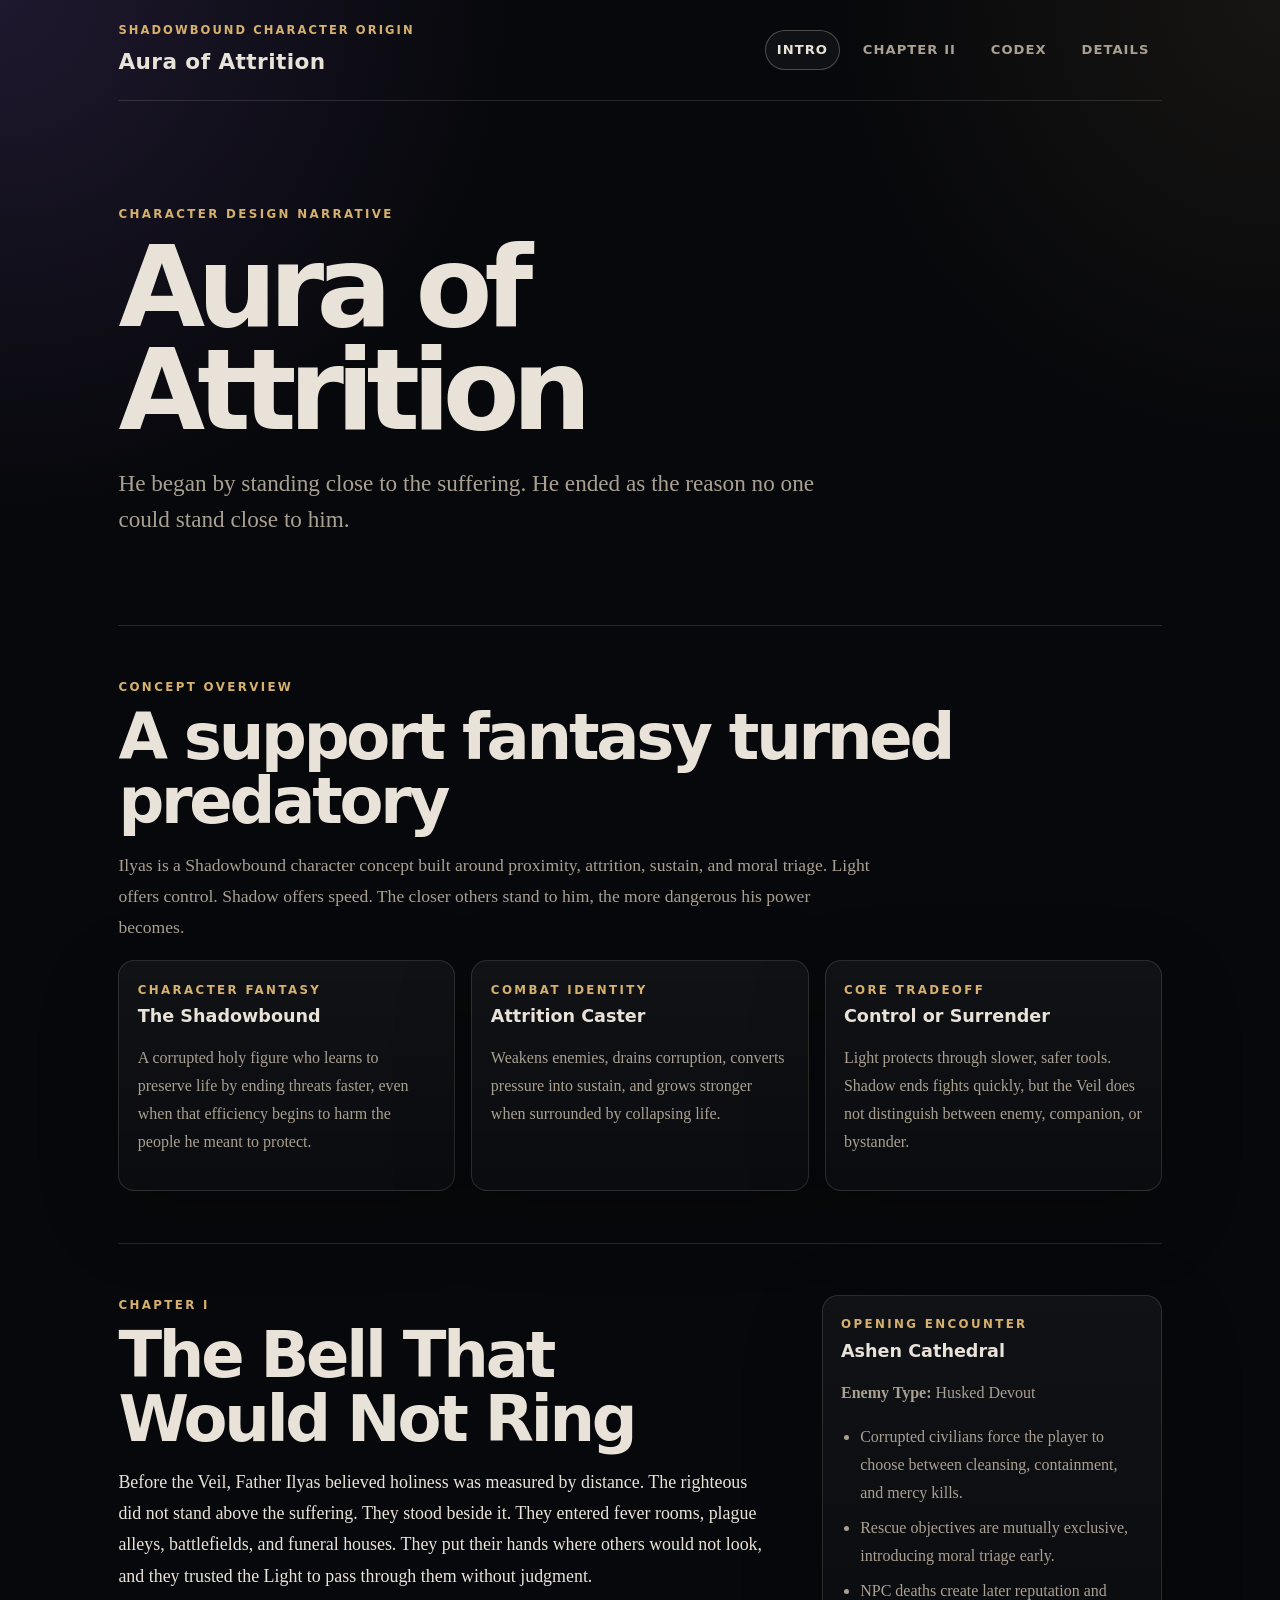
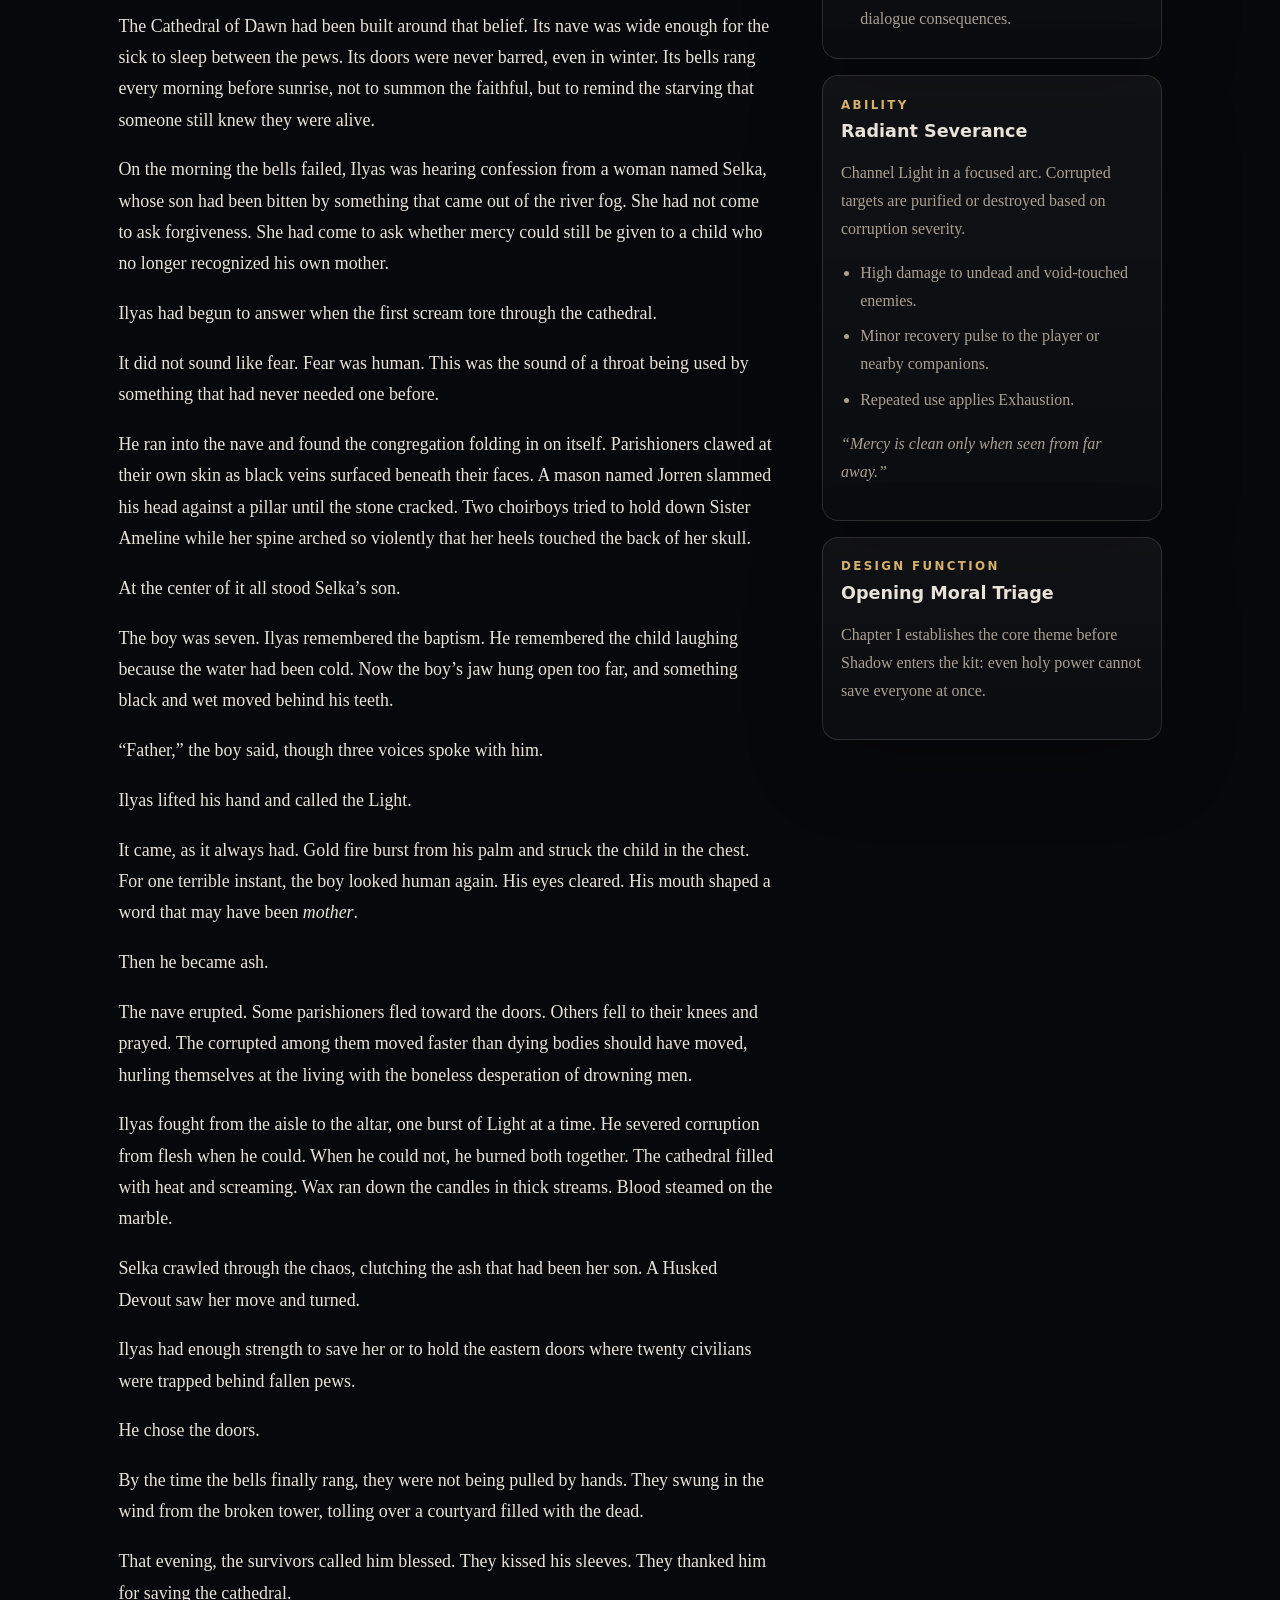
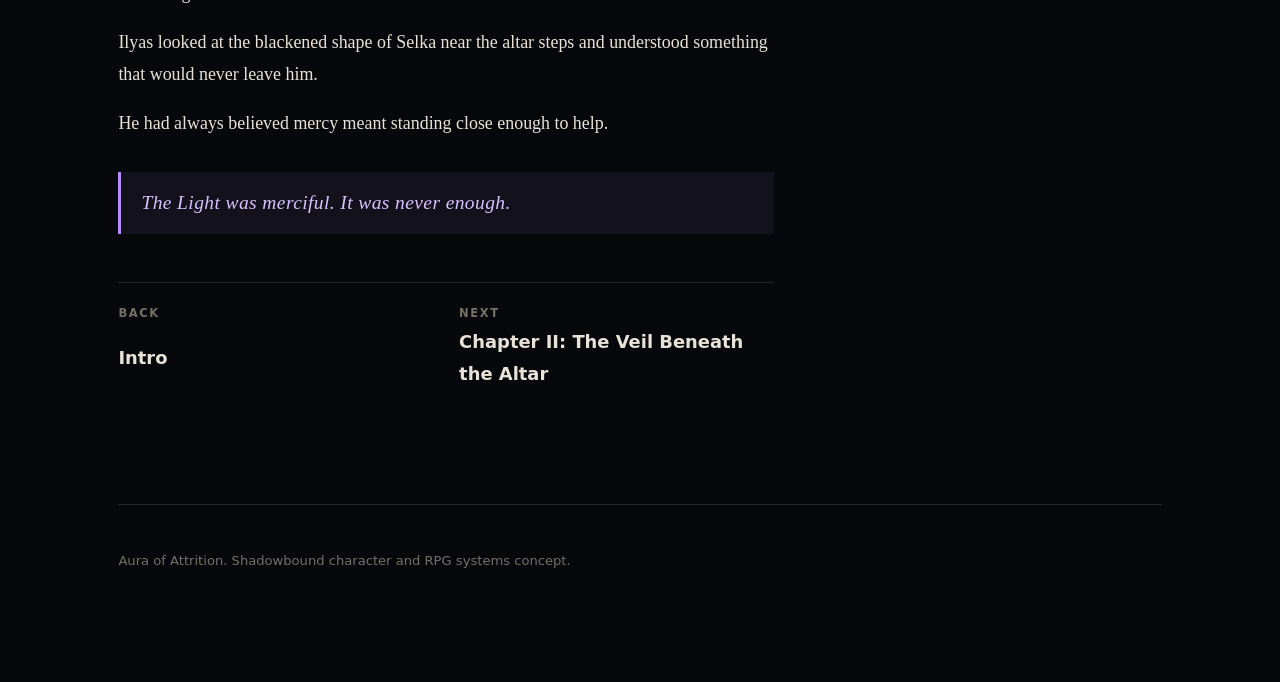
<file: index.html>
<!doctype html>
<html lang="en">
  <head>
    <meta charset="UTF-8" />
    <meta name="viewport" content="width=device-width, initial-scale=1.0" />
    <title>Aura of Attrition | Shadowbound Character Origin</title>
    <link rel="stylesheet" href="styles.css" />
  </head>
  <body>
    <div class="page-shell" id="top">
      <header class="site-header">
        <a
          class="site-brand"
          href="index.html"
          aria-label="Aura of Attrition home"
        >
          <span class="site-brand__eyebrow">Shadowbound Character Origin</span>
          <span class="site-brand__title">Aura of Attrition</span>
        </a>

        <nav class="site-nav" aria-label="Primary navigation">
          <a href="index.html" aria-current="page">Intro</a>
          <a href="chapter-2.html">Chapter II</a>
          <a href="codex.html">Codex</a>
          <a href="details.html">Details</a>
        </nav>
      </header>

      <main>
        <section class="hero" aria-labelledby="page-title">
          <div class="hero__kicker">Character Design Narrative</div>
          <h1 id="page-title">Aura of Attrition</h1>
          <p class="hero__subtitle">
            He began by standing close to the suffering. He ended as the reason
            no one could stand close to him.
          </p>
        </section>

        <section class="section" aria-labelledby="overview-title">
          <div class="section-kicker">Concept Overview</div>
          <h2 id="overview-title">A support fantasy turned predatory</h2>
          <p class="section-intro">
            Ilyas is a Shadowbound character concept built around proximity,
            attrition, sustain, and moral triage. Light offers control. Shadow
            offers speed. The closer others stand to him, the more dangerous his
            power becomes.
          </p>

          <div class="card-grid">
            <div class="card">
              <div class="game-label">Character Fantasy</div>
              <h3>The Shadowbound</h3>
              <p>
                A corrupted holy figure who learns to preserve life by ending
                threats faster, even when that efficiency begins to harm the
                people he meant to protect.
              </p>
            </div>

            <div class="card">
              <div class="game-label">Combat Identity</div>
              <h3>Attrition Caster</h3>
              <p>
                Weakens enemies, drains corruption, converts pressure into
                sustain, and grows stronger when surrounded by collapsing life.
              </p>
            </div>

            <div class="card">
              <div class="game-label">Core Tradeoff</div>
              <h3>Control or Surrender</h3>
              <p>
                Light protects through slower, safer tools. Shadow ends fights
                quickly, but the Veil does not distinguish between enemy,
                companion, or bystander.
              </p>
            </div>
          </div>
        </section>

        <section class="section" id="chapter-1" aria-labelledby="chapter-title">
          <div class="chapter-layout chapter-layout--index">
            <article class="chapter-body">
              <div class="section-kicker">Chapter I</div>
              <h2 class="chapter-title" id="chapter-title">
                The Bell That Would Not Ring
              </h2>

              <p>
                Before the Veil, Father Ilyas believed holiness was measured by
                distance. The righteous did not stand above the suffering. They
                stood beside it. They entered fever rooms, plague alleys,
                battlefields, and funeral houses. They put their hands where
                others would not look, and they trusted the Light to pass
                through them without judgment.
              </p>

              <p>
                The Cathedral of Dawn had been built around that belief. Its
                nave was wide enough for the sick to sleep between the pews. Its
                doors were never barred, even in winter. Its bells rang every
                morning before sunrise, not to summon the faithful, but to
                remind the starving that someone still knew they were alive.
              </p>

              <p>
                On the morning the bells failed, Ilyas was hearing confession
                from a woman named Selka, whose son had been bitten by something
                that came out of the river fog. She had not come to ask
                forgiveness. She had come to ask whether mercy could still be
                given to a child who no longer recognized his own mother.
              </p>

              <p>
                Ilyas had begun to answer when the first scream tore through the
                cathedral.
              </p>

              <p>
                It did not sound like fear. Fear was human. This was the sound
                of a throat being used by something that had never needed one
                before.
              </p>

              <p>
                He ran into the nave and found the congregation folding in on
                itself. Parishioners clawed at their own skin as black veins
                surfaced beneath their faces. A mason named Jorren slammed his
                head against a pillar until the stone cracked. Two choirboys
                tried to hold down Sister Ameline while her spine arched so
                violently that her heels touched the back of her skull.
              </p>

              <p>At the center of it all stood Selka’s son.</p>

              <p>
                The boy was seven. Ilyas remembered the baptism. He remembered
                the child laughing because the water had been cold. Now the
                boy’s jaw hung open too far, and something black and wet moved
                behind his teeth.
              </p>

              <p>“Father,” the boy said, though three voices spoke with him.</p>

              <p>Ilyas lifted his hand and called the Light.</p>

              <p>
                It came, as it always had. Gold fire burst from his palm and
                struck the child in the chest. For one terrible instant, the boy
                looked human again. His eyes cleared. His mouth shaped a word
                that may have been <em>mother</em>.
              </p>

              <p>Then he became ash.</p>

              <p>
                The nave erupted. Some parishioners fled toward the doors.
                Others fell to their knees and prayed. The corrupted among them
                moved faster than dying bodies should have moved, hurling
                themselves at the living with the boneless desperation of
                drowning men.
              </p>

              <p>
                Ilyas fought from the aisle to the altar, one burst of Light at
                a time. He severed corruption from flesh when he could. When he
                could not, he burned both together. The cathedral filled with
                heat and screaming. Wax ran down the candles in thick streams.
                Blood steamed on the marble.
              </p>

              <p>
                Selka crawled through the chaos, clutching the ash that had been
                her son. A Husked Devout saw her move and turned.
              </p>

              <p>
                Ilyas had enough strength to save her or to hold the eastern
                doors where twenty civilians were trapped behind fallen pews.
              </p>

              <p>He chose the doors.</p>

              <p>
                By the time the bells finally rang, they were not being pulled
                by hands. They swung in the wind from the broken tower, tolling
                over a courtyard filled with the dead.
              </p>

              <p>
                That evening, the survivors called him blessed. They kissed his
                sleeves. They thanked him for saving the cathedral.
              </p>

              <p>
                Ilyas looked at the blackened shape of Selka near the altar
                steps and understood something that would never leave him.
              </p>

              <p>
                He had always believed mercy meant standing close enough to
                help.
              </p>

              <blockquote>
                The Light was merciful. It was never enough.
              </blockquote>

              <div class="chapter-pagination">
                <a href="#top">
                  <span>Back</span>
                  Intro
                </a>
                <a href="chapter-2.html">
                  <span>Next</span>
                  Chapter II: The Veil Beneath the Altar
                </a>
              </div>
            </article>

            <aside
              class="chapter-sidebar"
              aria-label="Gameplay notes for Chapter I"
            >
              <div class="game-card">
                <div class="game-label">Opening Encounter</div>
                <h3>Ashen Cathedral</h3>
                <p><strong>Enemy Type:</strong> Husked Devout</p>
                <ul>
                  <li>
                    Corrupted civilians force the player to choose between
                    cleansing, containment, and mercy kills.
                  </li>
                  <li>
                    Rescue objectives are mutually exclusive, introducing moral
                    triage early.
                  </li>
                  <li>
                    NPC deaths create later reputation and dialogue
                    consequences.
                  </li>
                </ul>
              </div>

              <div class="game-card">
                <div class="game-label">Ability</div>
                <h3>Radiant Severance</h3>
                <p>
                  Channel Light in a focused arc. Corrupted targets are purified
                  or destroyed based on corruption severity.
                </p>
                <ul>
                  <li>High damage to undead and void-touched enemies.</li>
                  <li>
                    Minor recovery pulse to the player or nearby companions.
                  </li>
                  <li>Repeated use applies Exhaustion.</li>
                </ul>
                <p><em>“Mercy is clean only when seen from far away.”</em></p>
              </div>

              <div class="game-card">
                <div class="game-label">Design Function</div>
                <h3>Opening Moral Triage</h3>
                <p>
                  Chapter I establishes the core theme before Shadow enters the
                  kit: even holy power cannot save everyone at once.
                </p>
              </div>
            </aside>
          </div>
        </section>
      </main>

      <footer class="site-footer">
        <p>Aura of Attrition. Shadowbound character and RPG systems concept.</p>
      </footer>
    </div>
  </body>
</html>
</file>
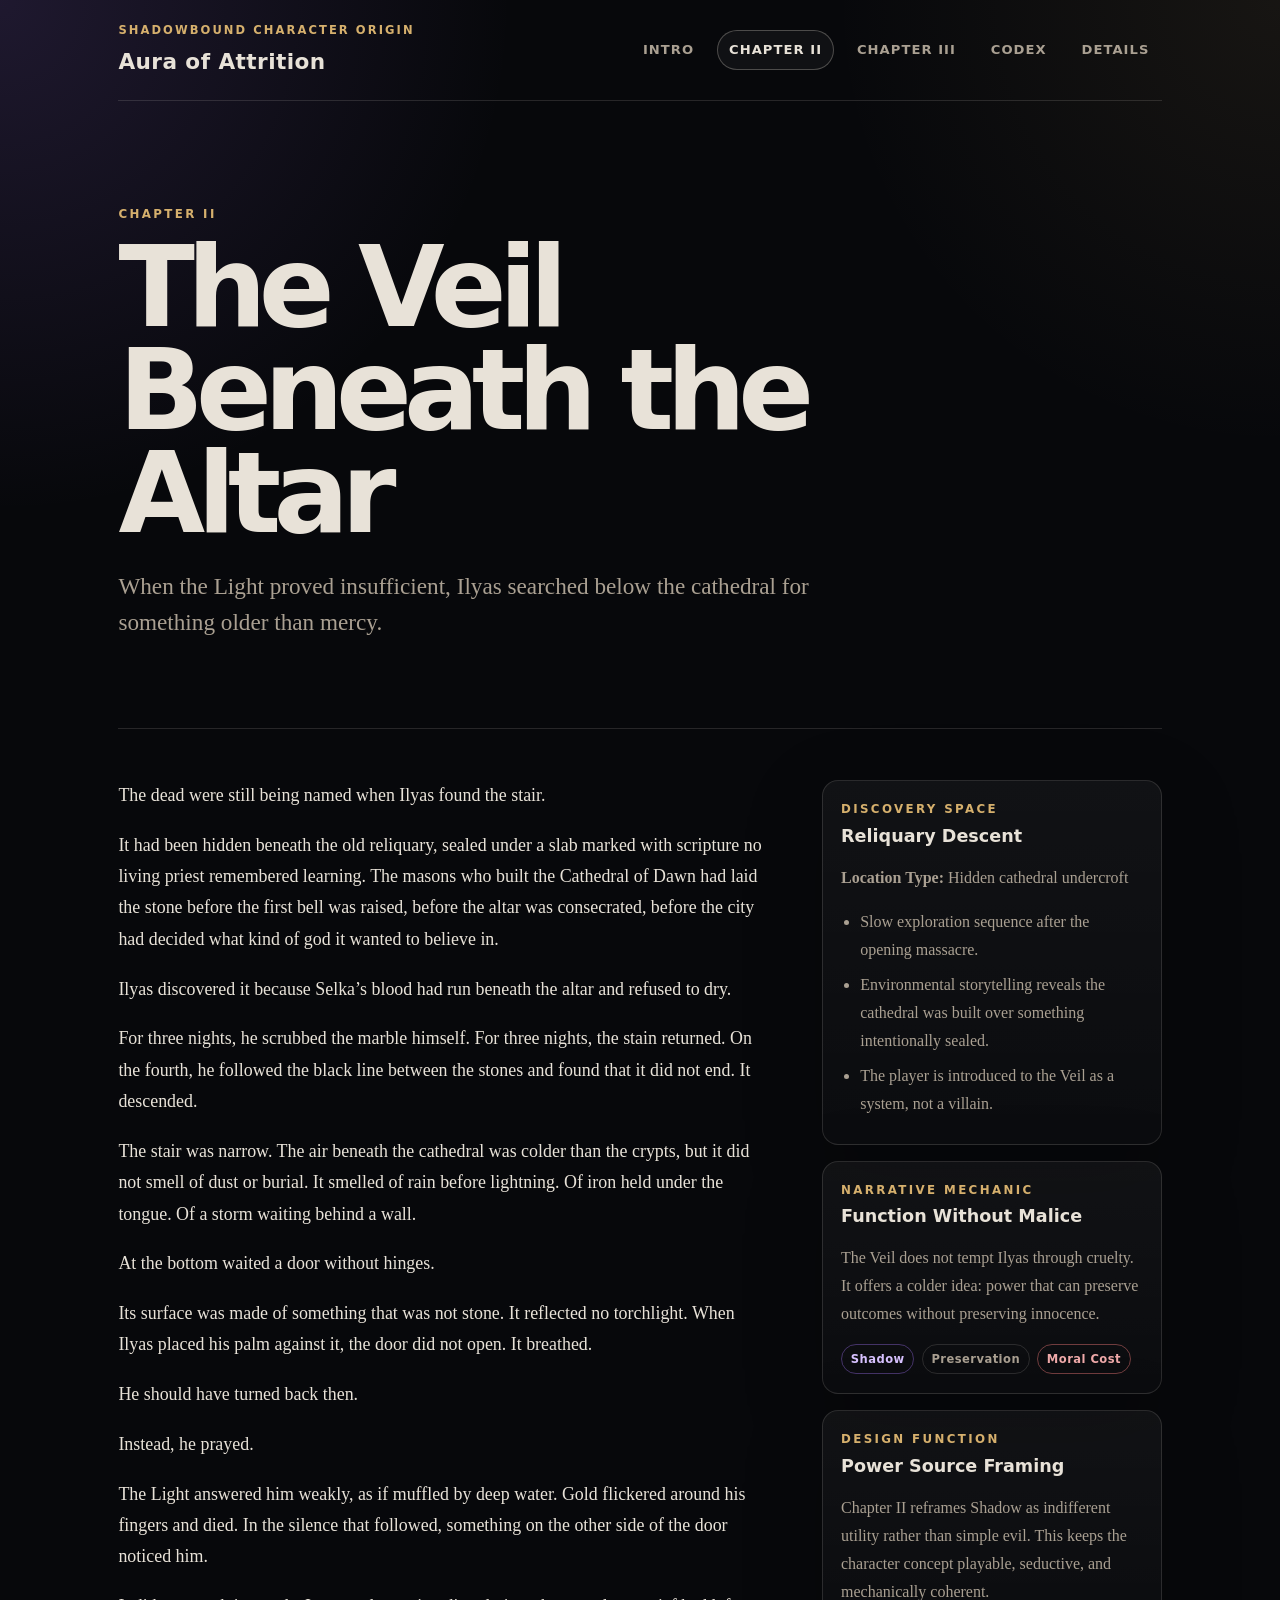
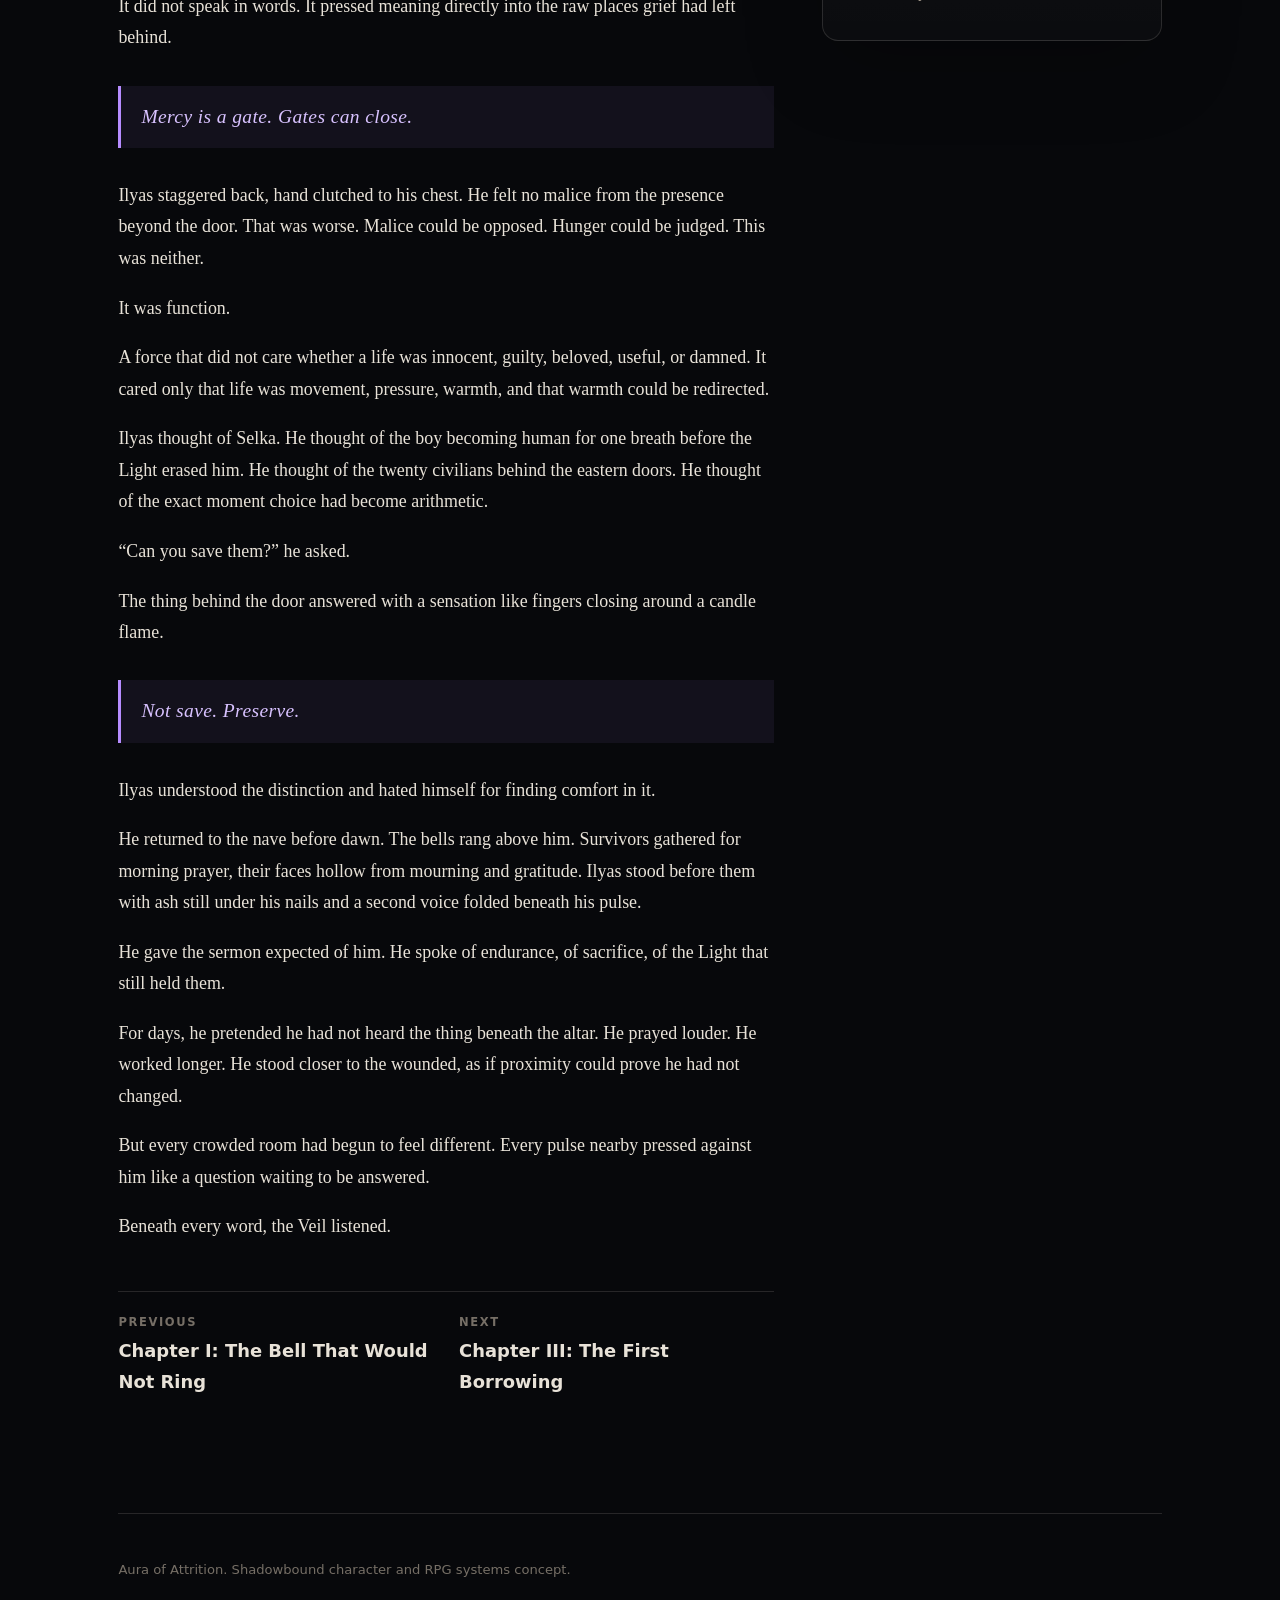
<file: chapter-2.html>
<!doctype html>
<html lang="en">
  <head>
    <meta charset="UTF-8" />
    <meta name="viewport" content="width=device-width, initial-scale=1.0" />
    <title>Chapter II: The Veil Beneath the Altar | Aura of Attrition</title>
    <link rel="stylesheet" href="styles.css" />
  </head>
  <body>
    <div class="page-shell" id="top">
      <header class="site-header">
        <a
          class="site-brand"
          href="index.html"
          aria-label="Aura of Attrition home"
        >
          <span class="site-brand__eyebrow">Shadowbound Character Origin</span>
          <span class="site-brand__title">Aura of Attrition</span>
        </a>

        <nav class="site-nav" aria-label="Primary navigation">
          <a href="index.html">Intro</a>
          <a href="chapter-2.html" aria-current="page">Chapter II</a>
          <a href="chapter-3.html">Chapter III</a>
          <a href="codex.html">Codex</a>
          <a href="details.html">Details</a>
        </nav>
      </header>

      <main>
        <section class="hero" aria-labelledby="page-title">
          <div class="hero__kicker">Chapter II</div>
          <h1 id="page-title">The Veil Beneath the Altar</h1>
          <p class="hero__subtitle">
            When the Light proved insufficient, Ilyas searched below the
            cathedral for something older than mercy.
          </p>
        </section>

        <section class="section" id="chapter-2" aria-labelledby="chapter-title">
          <div class="chapter-layout">
            <article class="chapter-body">
              <p>The dead were still being named when Ilyas found the stair.</p>

              <p>
                It had been hidden beneath the old reliquary, sealed under a
                slab marked with scripture no living priest remembered learning.
                The masons who built the Cathedral of Dawn had laid the stone
                before the first bell was raised, before the altar was
                consecrated, before the city had decided what kind of god it
                wanted to believe in.
              </p>

              <p>
                Ilyas discovered it because Selka’s blood had run beneath the
                altar and refused to dry.
              </p>

              <p>
                For three nights, he scrubbed the marble himself. For three
                nights, the stain returned. On the fourth, he followed the black
                line between the stones and found that it did not end. It
                descended.
              </p>

              <p>
                The stair was narrow. The air beneath the cathedral was colder
                than the crypts, but it did not smell of dust or burial. It
                smelled of rain before lightning. Of iron held under the tongue.
                Of a storm waiting behind a wall.
              </p>

              <p>At the bottom waited a door without hinges.</p>

              <p>
                Its surface was made of something that was not stone. It
                reflected no torchlight. When Ilyas placed his palm against it,
                the door did not open. It breathed.
              </p>

              <p>He should have turned back then.</p>

              <p>Instead, he prayed.</p>

              <p>
                The Light answered him weakly, as if muffled by deep water. Gold
                flickered around his fingers and died. In the silence that
                followed, something on the other side of the door noticed him.
              </p>

              <p>
                It did not speak in words. It pressed meaning directly into the
                raw places grief had left behind.
              </p>

              <blockquote>Mercy is a gate. Gates can close.</blockquote>

              <p>
                Ilyas staggered back, hand clutched to his chest. He felt no
                malice from the presence beyond the door. That was worse. Malice
                could be opposed. Hunger could be judged. This was neither.
              </p>

              <p>It was function.</p>

              <p>
                A force that did not care whether a life was innocent, guilty,
                beloved, useful, or damned. It cared only that life was
                movement, pressure, warmth, and that warmth could be redirected.
              </p>

              <p>
                Ilyas thought of Selka. He thought of the boy becoming human for
                one breath before the Light erased him. He thought of the twenty
                civilians behind the eastern doors. He thought of the exact
                moment choice had become arithmetic.
              </p>

              <p>“Can you save them?” he asked.</p>

              <p>
                The thing behind the door answered with a sensation like fingers
                closing around a candle flame.
              </p>

              <blockquote>Not save. Preserve.</blockquote>

              <p>
                Ilyas understood the distinction and hated himself for finding
                comfort in it.
              </p>

              <p>
                He returned to the nave before dawn. The bells rang above him.
                Survivors gathered for morning prayer, their faces hollow from
                mourning and gratitude. Ilyas stood before them with ash still
                under his nails and a second voice folded beneath his pulse.
              </p>

              <p>
                He gave the sermon expected of him. He spoke of endurance, of
                sacrifice, of the Light that still held them.
              </p>

              <p>
                For days, he pretended he had not heard the thing beneath the
                altar. He prayed louder. He worked longer. He stood closer to
                the wounded, as if proximity could prove he had not changed.
              </p>

              <p>
                But every crowded room had begun to feel different. Every pulse
                nearby pressed against him like a question waiting to be
                answered.
              </p>

              <p>Beneath every word, the Veil listened.</p>

              <div class="chapter-pagination">
                <a href="index.html#chapter-1">
                  <span>Previous</span>
                  Chapter I: The Bell That Would Not Ring
                </a>
                <a href="chapter-3.html">
                  <span>Next</span>
                  Chapter III: The First Borrowing
                </a>
              </div>
            </article>

            <aside
              class="chapter-sidebar"
              aria-label="Gameplay notes for Chapter II"
            >
              <div class="game-card">
                <div class="game-label">Discovery Space</div>
                <h3>Reliquary Descent</h3>
                <p>
                  <strong>Location Type:</strong> Hidden cathedral undercroft
                </p>
                <ul>
                  <li>Slow exploration sequence after the opening massacre.</li>
                  <li>
                    Environmental storytelling reveals the cathedral was built
                    over something intentionally sealed.
                  </li>
                  <li>
                    The player is introduced to the Veil as a system, not a
                    villain.
                  </li>
                </ul>
              </div>

              <div class="game-card">
                <div class="game-label">Narrative Mechanic</div>
                <h3>Function Without Malice</h3>
                <p>
                  The Veil does not tempt Ilyas through cruelty. It offers a
                  colder idea: power that can preserve outcomes without
                  preserving innocence.
                </p>
                <div class="mechanic-tag-list">
                  <span class="mechanic-tag mechanic-tag--shadow">Shadow</span>
                  <span class="mechanic-tag">Preservation</span>
                  <span class="mechanic-tag mechanic-tag--danger"
                    >Moral Cost</span
                  >
                </div>
              </div>

              <div class="game-card">
                <div class="game-label">Design Function</div>
                <h3>Power Source Framing</h3>
                <p>
                  Chapter II reframes Shadow as indifferent utility rather than
                  simple evil. This keeps the character concept playable,
                  seductive, and mechanically coherent.
                </p>
              </div>
            </aside>
          </div>
        </section>
      </main>

      <footer class="site-footer">
        <p>Aura of Attrition. Shadowbound character and RPG systems concept.</p>
      </footer>
    </div>
  </body>
</html>
</file>
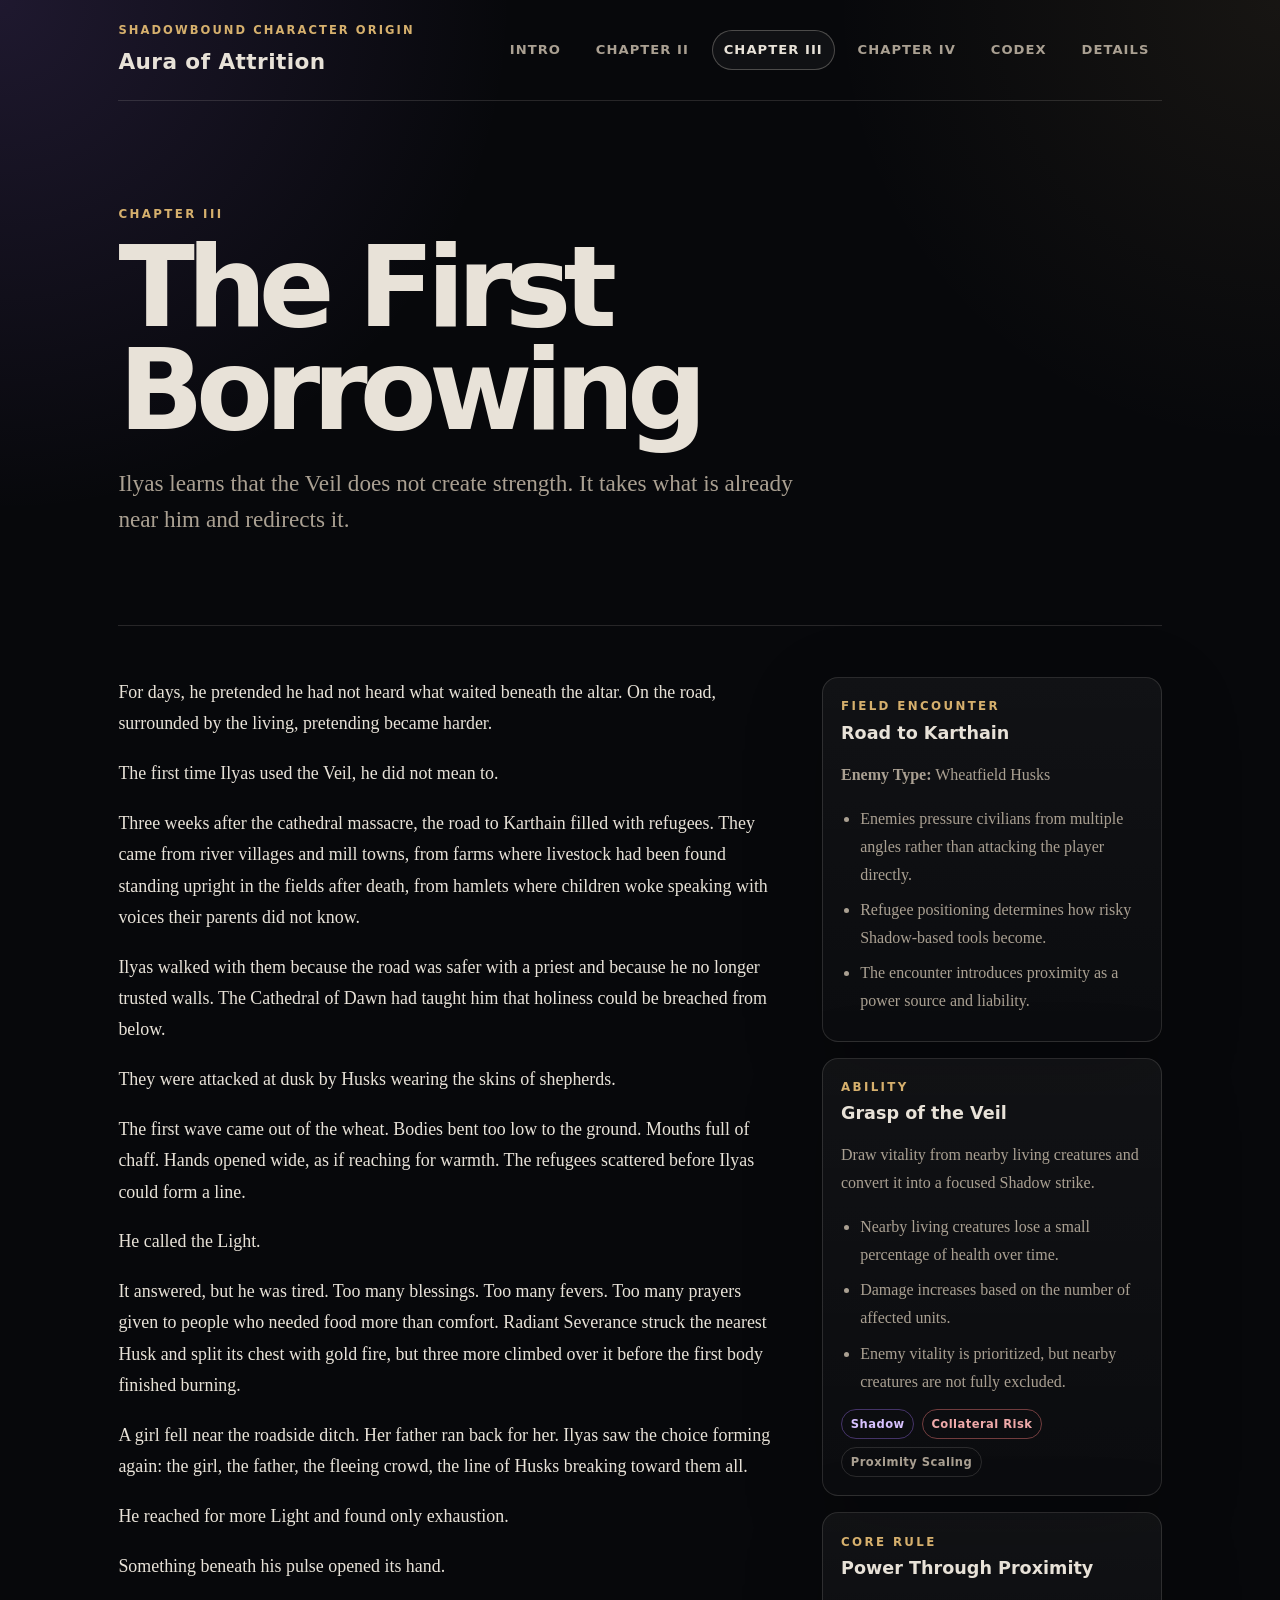
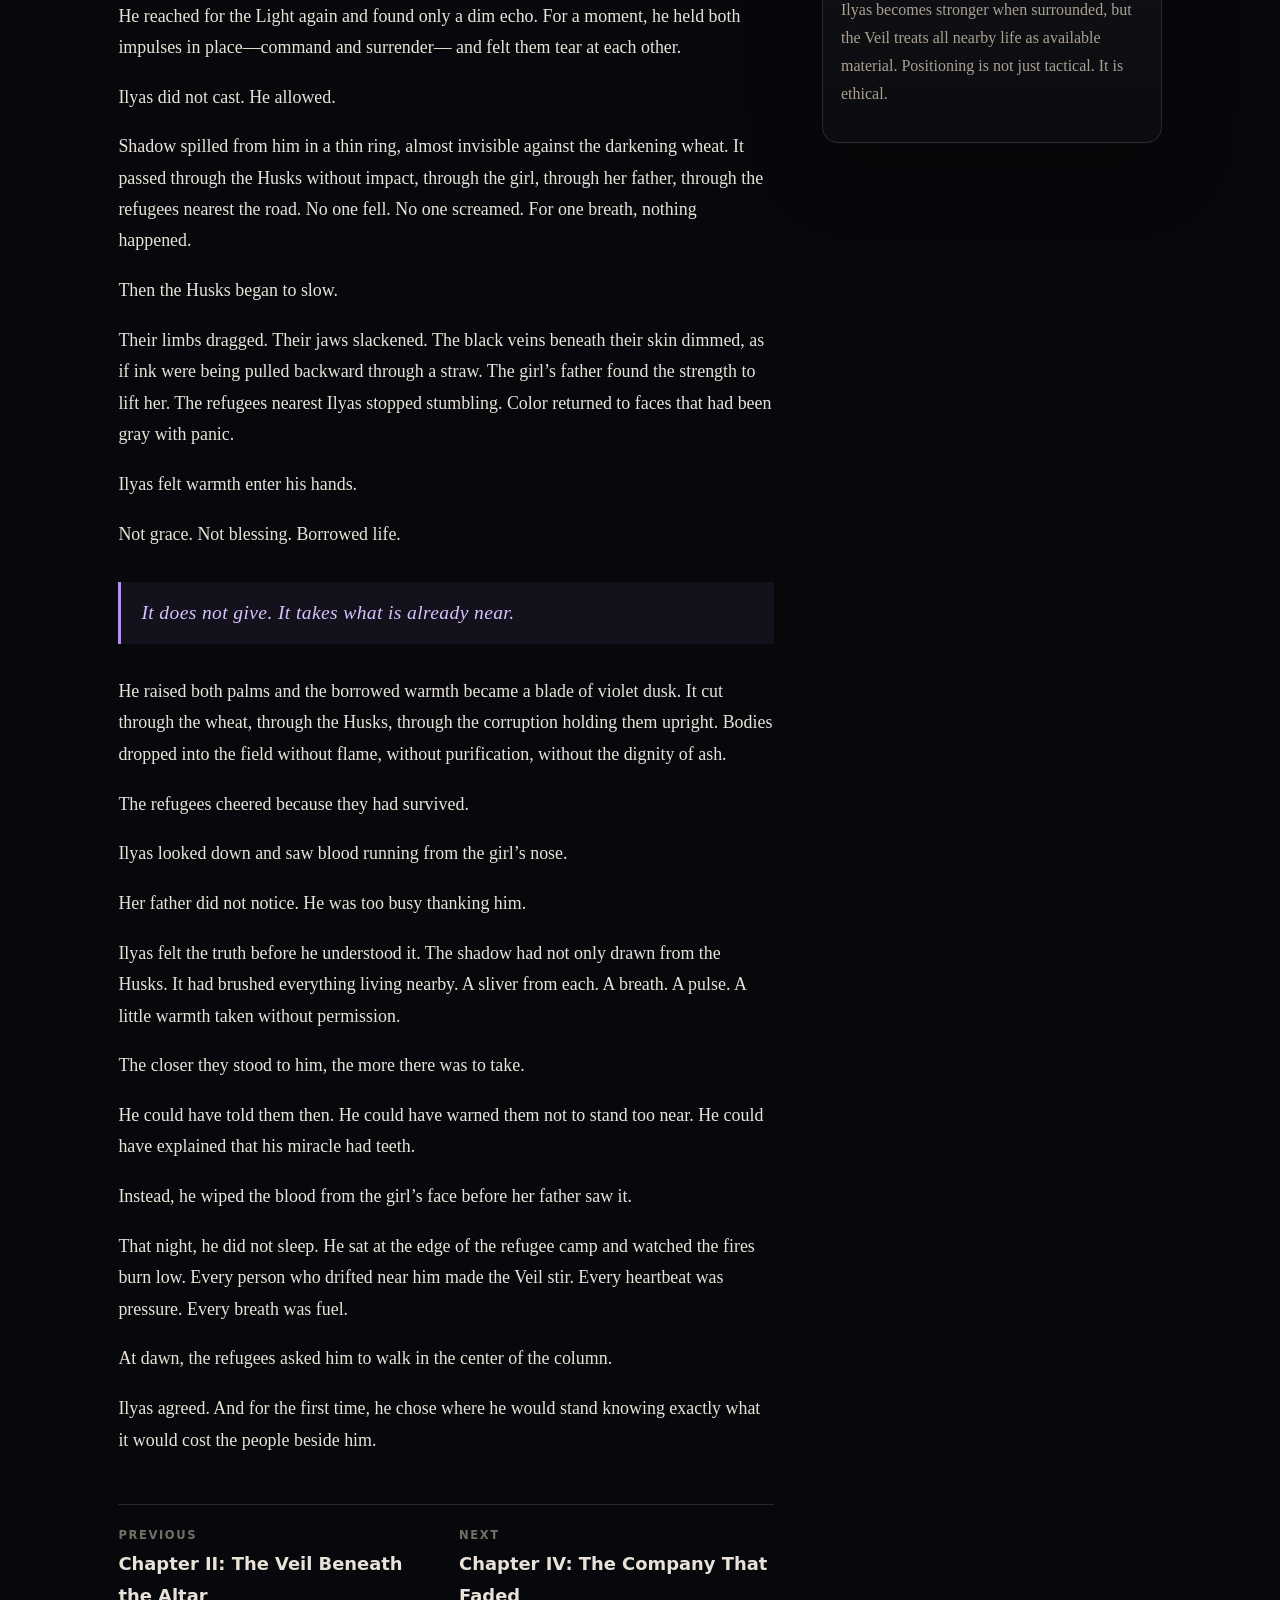
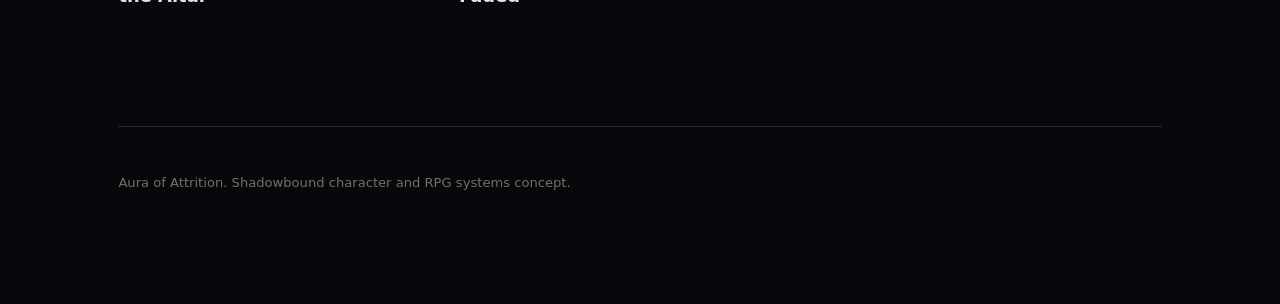
<file: chapter-3.html>
<!doctype html>
<html lang="en">
  <head>
    <meta charset="UTF-8" />
    <meta name="viewport" content="width=device-width, initial-scale=1.0" />
    <title>Chapter III: The First Borrowing | Aura of Attrition</title>
    <link rel="stylesheet" href="styles.css" />
  </head>
  <body>
    <div class="page-shell" id="top">
      <header class="site-header">
        <a
          class="site-brand"
          href="index.html"
          aria-label="Aura of Attrition home"
        >
          <span class="site-brand__eyebrow">Shadowbound Character Origin</span>
          <span class="site-brand__title">Aura of Attrition</span>
        </a>

        <nav class="site-nav" aria-label="Primary navigation">
          <a href="index.html">Intro</a>
          <a href="chapter-2.html">Chapter II</a>
          <a href="chapter-3.html" aria-current="page">Chapter III</a>
          <a href="chapter-4.html">Chapter IV</a>
          <a href="codex.html">Codex</a>
          <a href="details.html">Details</a>
        </nav>
      </header>

      <main>
        <section class="hero" aria-labelledby="page-title">
          <div class="hero__kicker">Chapter III</div>
          <h1 id="page-title">The First Borrowing</h1>
          <p class="hero__subtitle">
            Ilyas learns that the Veil does not create strength. It takes what
            is already near him and redirects it.
          </p>
        </section>

        <section class="section" id="chapter-3" aria-labelledby="chapter-title">
          <div class="chapter-layout">
            <article class="chapter-body">
              <p>
                For days, he pretended he had not heard what waited beneath the
                altar. On the road, surrounded by the living, pretending became
                harder.
              </p>

              <p>The first time Ilyas used the Veil, he did not mean to.</p>

              <p>
                Three weeks after the cathedral massacre, the road to Karthain
                filled with refugees. They came from river villages and mill
                towns, from farms where livestock had been found standing
                upright in the fields after death, from hamlets where children
                woke speaking with voices their parents did not know.
              </p>

              <p>
                Ilyas walked with them because the road was safer with a priest
                and because he no longer trusted walls. The Cathedral of Dawn
                had taught him that holiness could be breached from below.
              </p>

              <p>
                They were attacked at dusk by Husks wearing the skins of
                shepherds.
              </p>

              <p>
                The first wave came out of the wheat. Bodies bent too low to the
                ground. Mouths full of chaff. Hands opened wide, as if reaching
                for warmth. The refugees scattered before Ilyas could form a
                line.
              </p>

              <p>He called the Light.</p>

              <p>
                It answered, but he was tired. Too many blessings. Too many
                fevers. Too many prayers given to people who needed food more
                than comfort. Radiant Severance struck the nearest Husk and
                split its chest with gold fire, but three more climbed over it
                before the first body finished burning.
              </p>

              <p>
                A girl fell near the roadside ditch. Her father ran back for
                her. Ilyas saw the choice forming again: the girl, the father,
                the fleeing crowd, the line of Husks breaking toward them all.
              </p>

              <p>He reached for more Light and found only exhaustion.</p>

              <p>Something beneath his pulse opened its hand.</p>

              <p>
                He reached for the Light again and found only a dim echo. For a
                moment, he held both impulses in place—command and surrender—
                and felt them tear at each other.
              </p>

              <p>Ilyas did not cast. He allowed.</p>

              <p>
                Shadow spilled from him in a thin ring, almost invisible against
                the darkening wheat. It passed through the Husks without impact,
                through the girl, through her father, through the refugees
                nearest the road. No one fell. No one screamed. For one breath,
                nothing happened.
              </p>

              <p>Then the Husks began to slow.</p>

              <p>
                Their limbs dragged. Their jaws slackened. The black veins
                beneath their skin dimmed, as if ink were being pulled backward
                through a straw. The girl’s father found the strength to lift
                her. The refugees nearest Ilyas stopped stumbling. Color
                returned to faces that had been gray with panic.
              </p>

              <p>Ilyas felt warmth enter his hands.</p>

              <p>Not grace. Not blessing. Borrowed life.</p>

              <blockquote>
                It does not give. It takes what is already near.
              </blockquote>

              <p>
                He raised both palms and the borrowed warmth became a blade of
                violet dusk. It cut through the wheat, through the Husks,
                through the corruption holding them upright. Bodies dropped into
                the field without flame, without purification, without the
                dignity of ash.
              </p>

              <p>The refugees cheered because they had survived.</p>

              <p>
                Ilyas looked down and saw blood running from the girl’s nose.
              </p>

              <p>Her father did not notice. He was too busy thanking him.</p>

              <p>
                Ilyas felt the truth before he understood it. The shadow had not
                only drawn from the Husks. It had brushed everything living
                nearby. A sliver from each. A breath. A pulse. A little warmth
                taken without permission.
              </p>

              <p>The closer they stood to him, the more there was to take.</p>

              <p>
                He could have told them then. He could have warned them not to
                stand too near. He could have explained that his miracle had
                teeth.
              </p>

              <p>
                Instead, he wiped the blood from the girl’s face before her
                father saw it.
              </p>

              <p>
                That night, he did not sleep. He sat at the edge of the refugee
                camp and watched the fires burn low. Every person who drifted
                near him made the Veil stir. Every heartbeat was pressure. Every
                breath was fuel.
              </p>

              <p>
                At dawn, the refugees asked him to walk in the center of the
                column.
              </p>

              <p>
                Ilyas agreed. And for the first time, he chose where he would
                stand knowing exactly what it would cost the people beside him.
              </p>

              <div class="chapter-pagination">
                <a href="chapter-2.html">
                  <span>Previous</span>
                  Chapter II: The Veil Beneath the Altar
                </a>
                <a href="chapter-4.html">
                  <span>Next</span>
                  Chapter IV: The Company That Faded
                </a>
              </div>
            </article>

            <aside
              class="chapter-sidebar"
              aria-label="Gameplay notes for Chapter III"
            >
              <div class="game-card">
                <div class="game-label">Field Encounter</div>
                <h3>Road to Karthain</h3>
                <p><strong>Enemy Type:</strong> Wheatfield Husks</p>
                <ul>
                  <li>
                    Enemies pressure civilians from multiple angles rather than
                    attacking the player directly.
                  </li>
                  <li>
                    Refugee positioning determines how risky Shadow-based tools
                    become.
                  </li>
                  <li>
                    The encounter introduces proximity as a power source and
                    liability.
                  </li>
                </ul>
              </div>

              <div class="game-card">
                <div class="game-label">Ability</div>
                <h3>Grasp of the Veil</h3>
                <p>
                  Draw vitality from nearby living creatures and convert it into
                  a focused Shadow strike.
                </p>
                <ul>
                  <li>
                    Nearby living creatures lose a small percentage of health
                    over time.
                  </li>
                  <li>
                    Damage increases based on the number of affected units.
                  </li>
                  <li>
                    Enemy vitality is prioritized, but nearby creatures are not
                    fully excluded.
                  </li>
                </ul>
                <div class="mechanic-tag-list">
                  <span class="mechanic-tag mechanic-tag--shadow">Shadow</span>
                  <span class="mechanic-tag mechanic-tag--danger"
                    >Collateral Risk</span
                  >
                  <span class="mechanic-tag">Proximity Scaling</span>
                </div>
              </div>

              <div class="game-card">
                <div class="game-label">Core Rule</div>
                <h3>Power Through Proximity</h3>
                <p>
                  Ilyas becomes stronger when surrounded, but the Veil treats
                  all nearby life as available material. Positioning is not just
                  tactical. It is ethical.
                </p>
              </div>
            </aside>
          </div>
        </section>
      </main>

      <footer class="site-footer">
        <p>Aura of Attrition. Shadowbound character and RPG systems concept.</p>
      </footer>
    </div>
  </body>
</html>
</file>
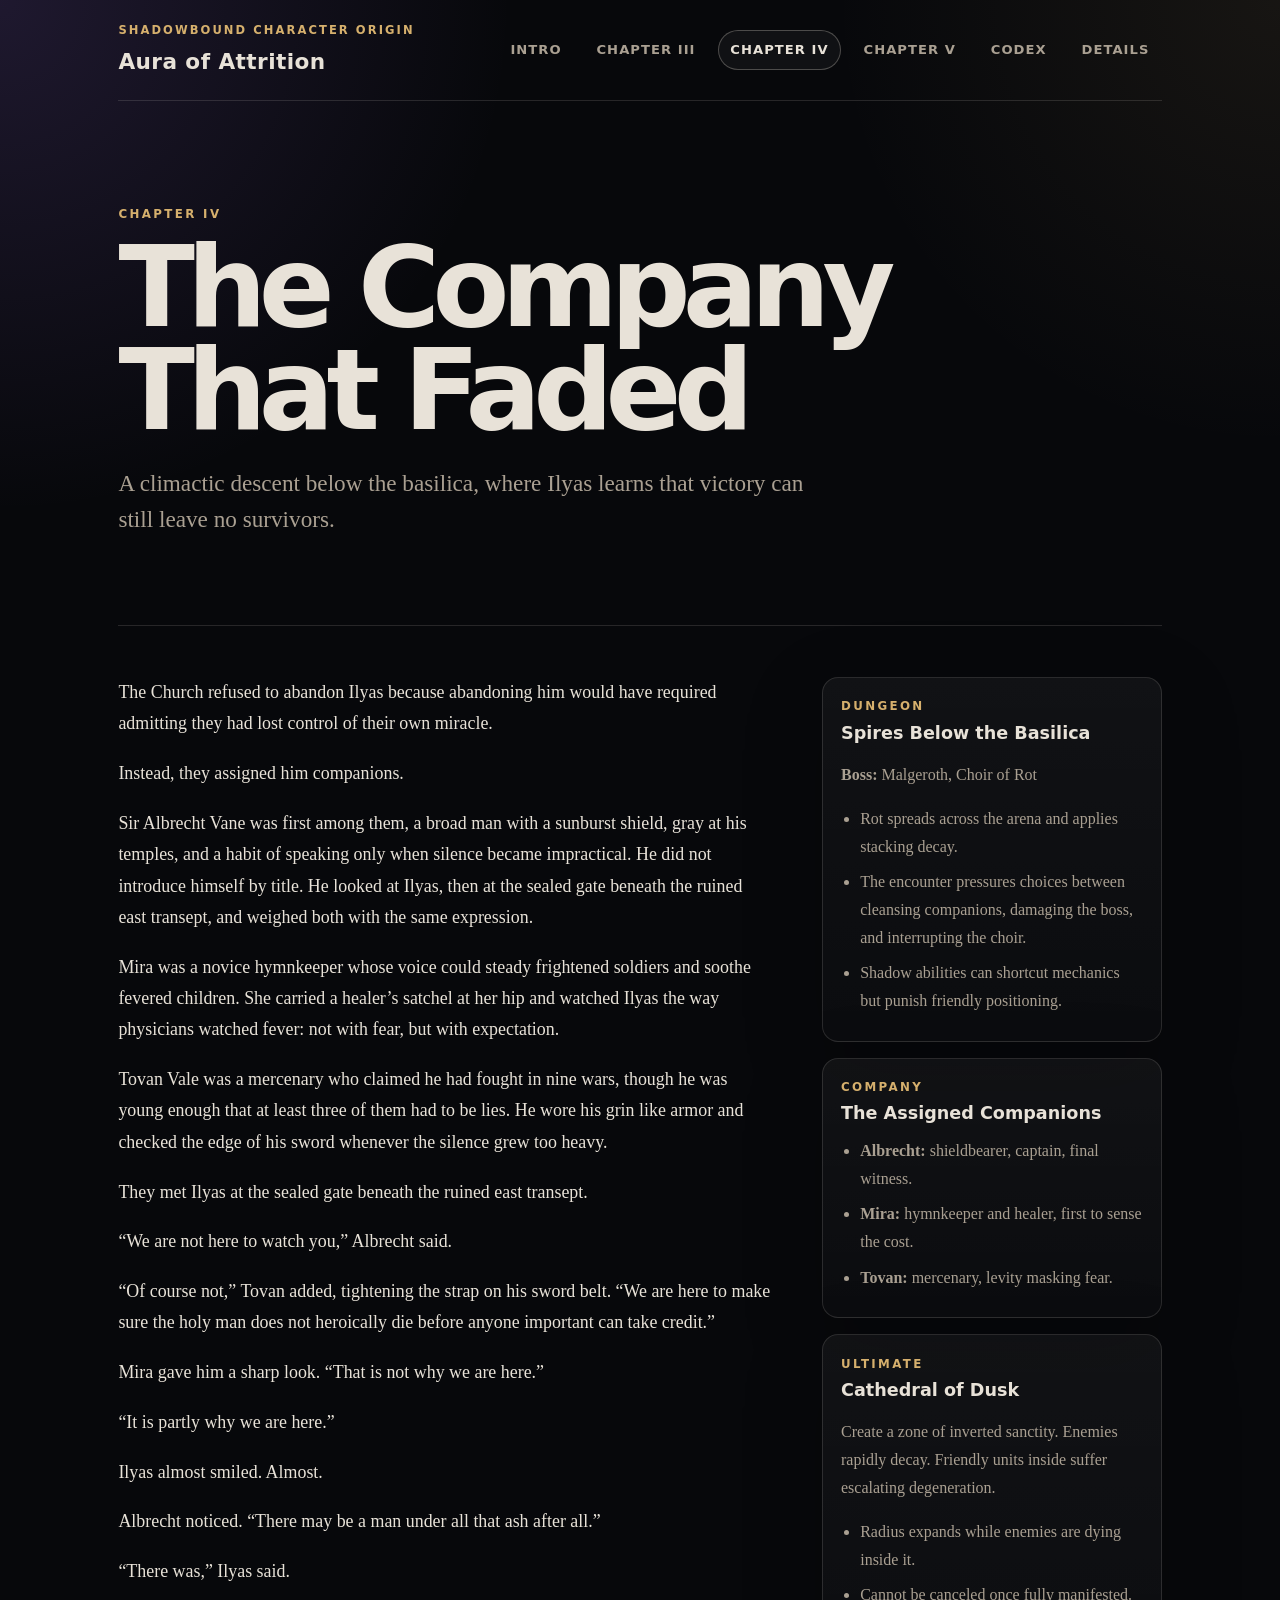
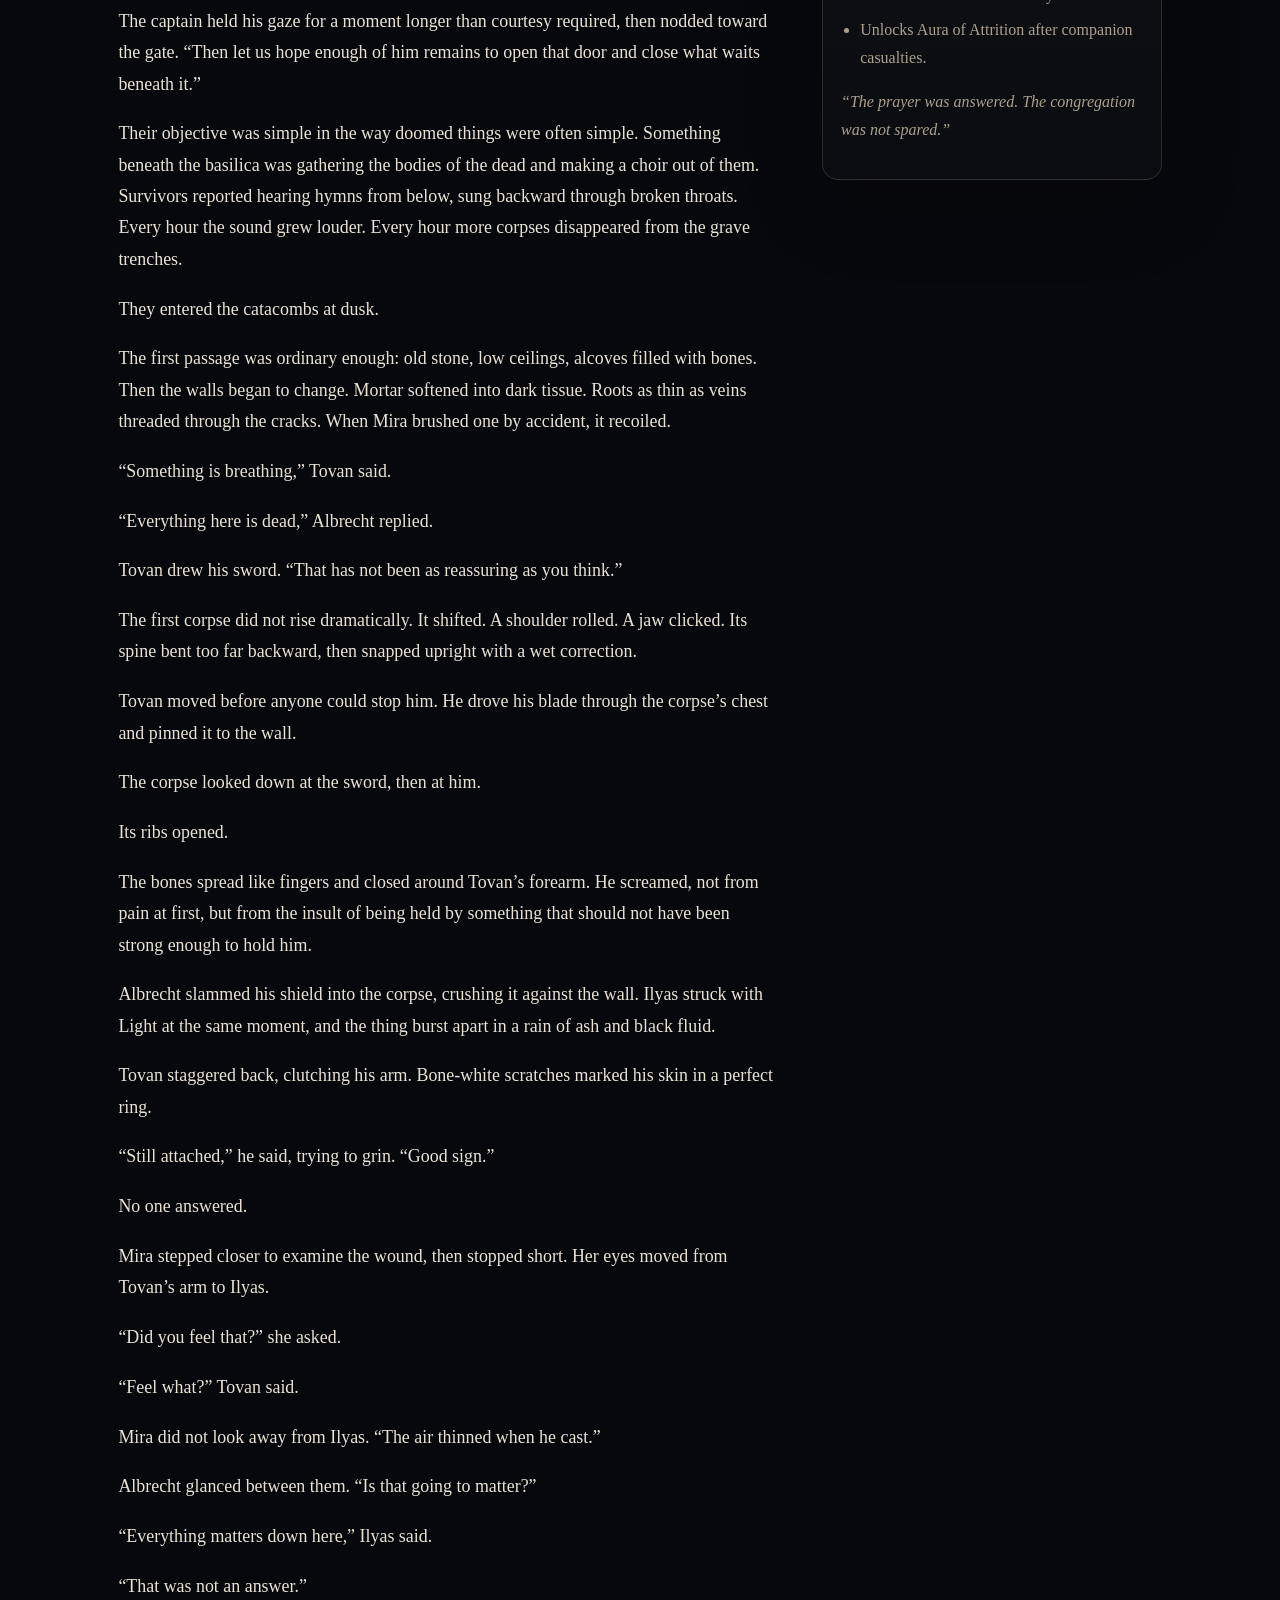
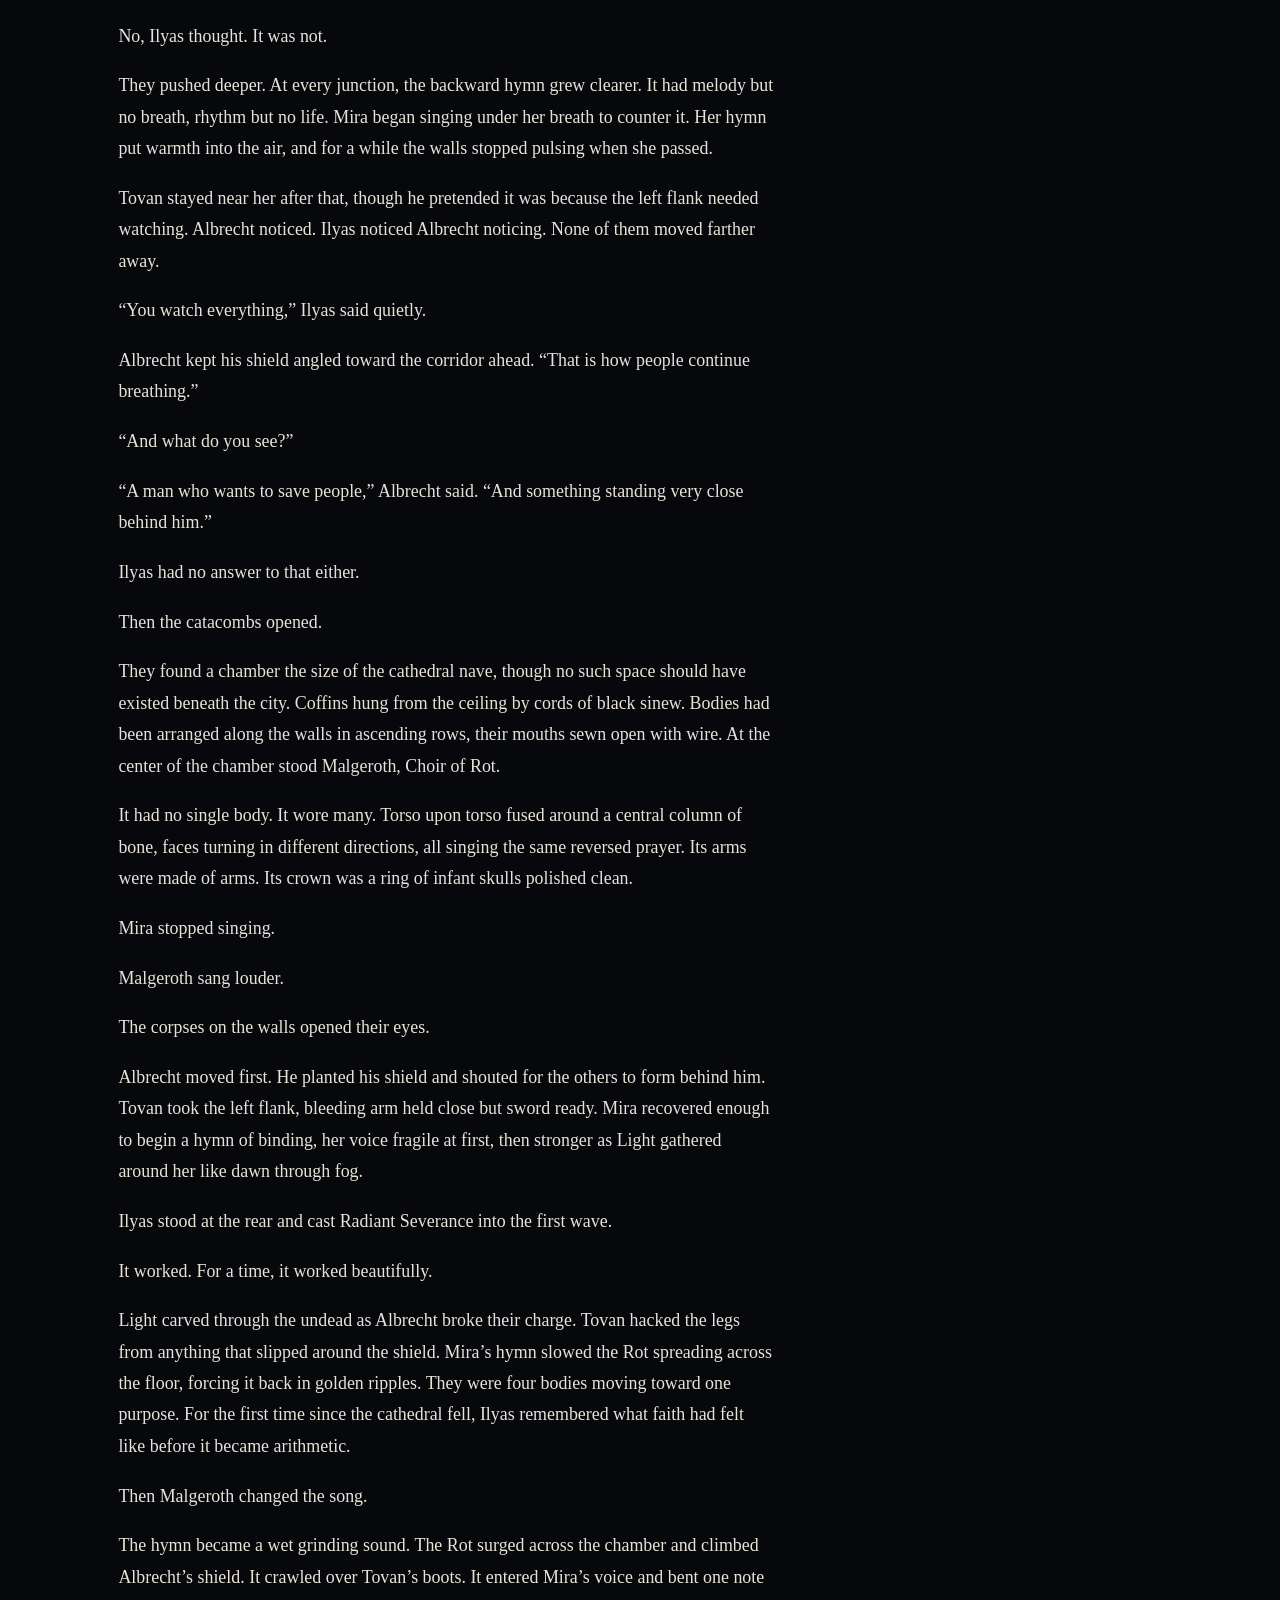
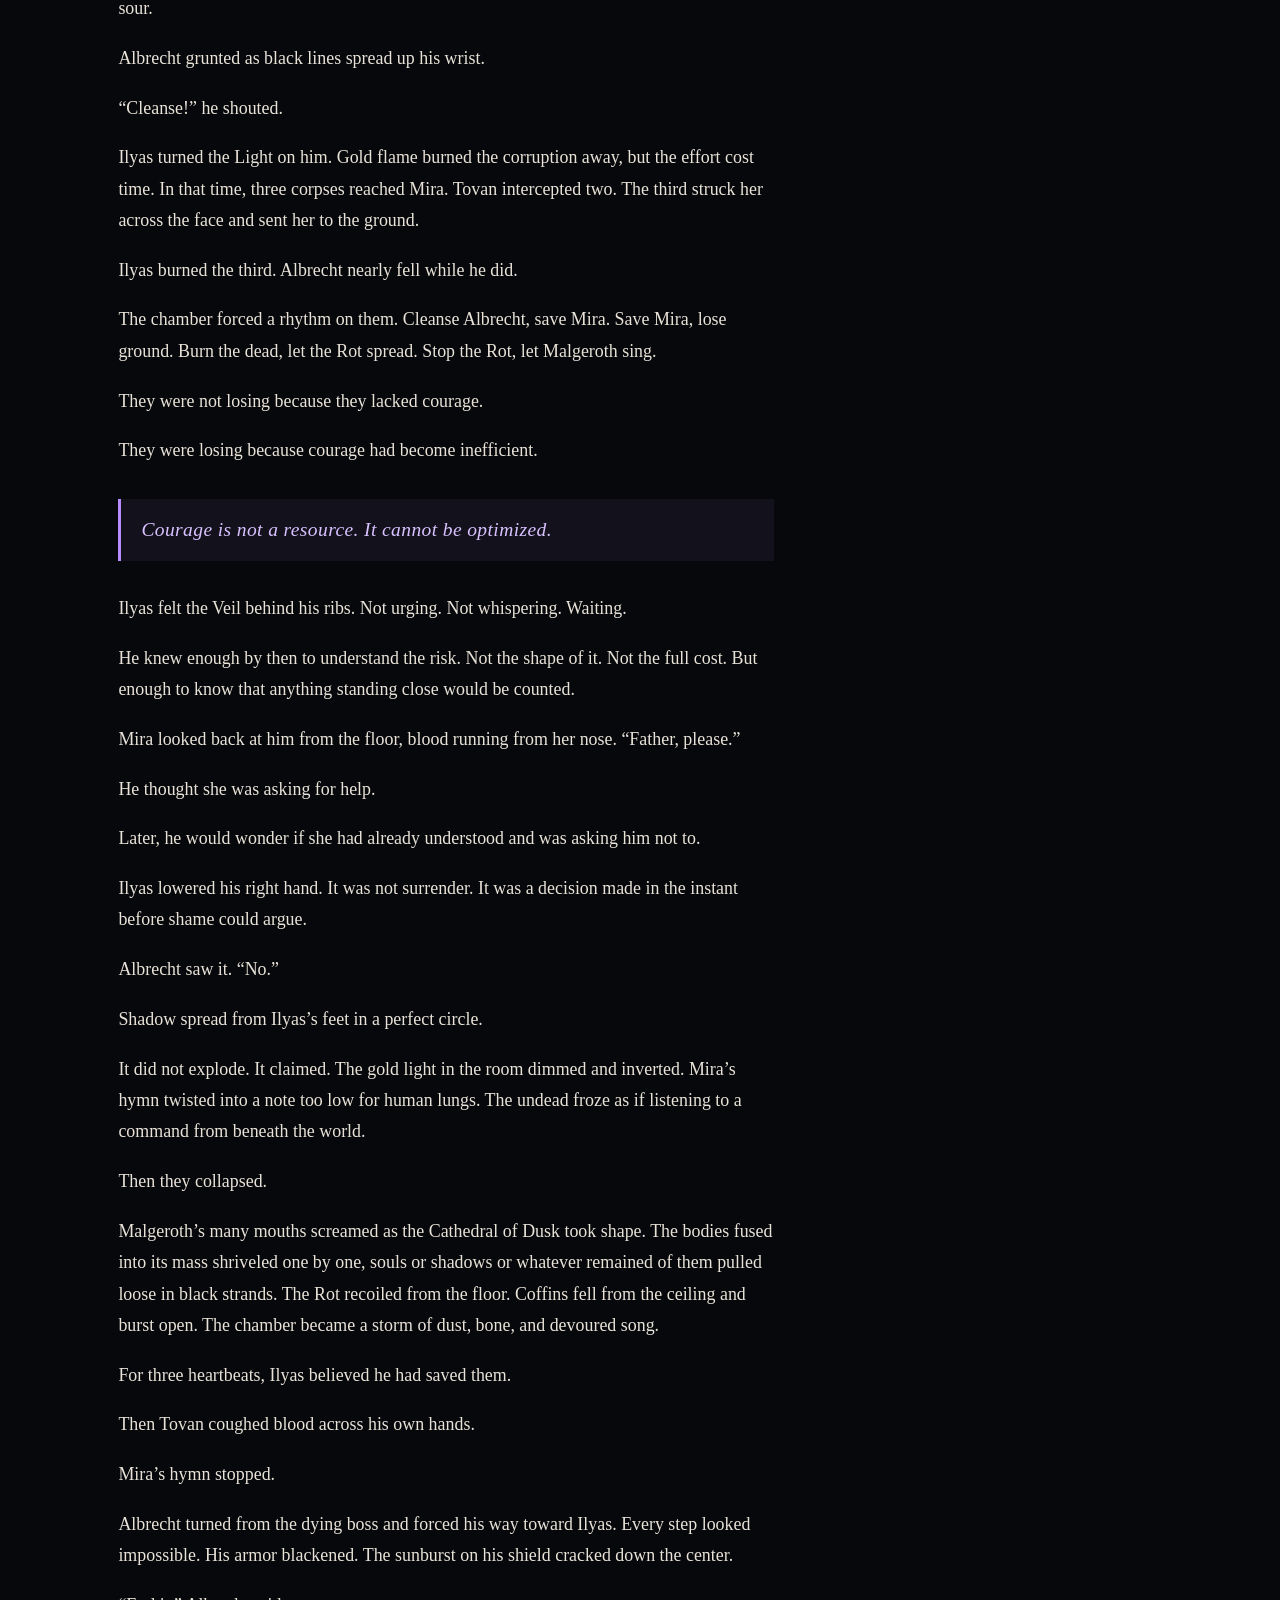
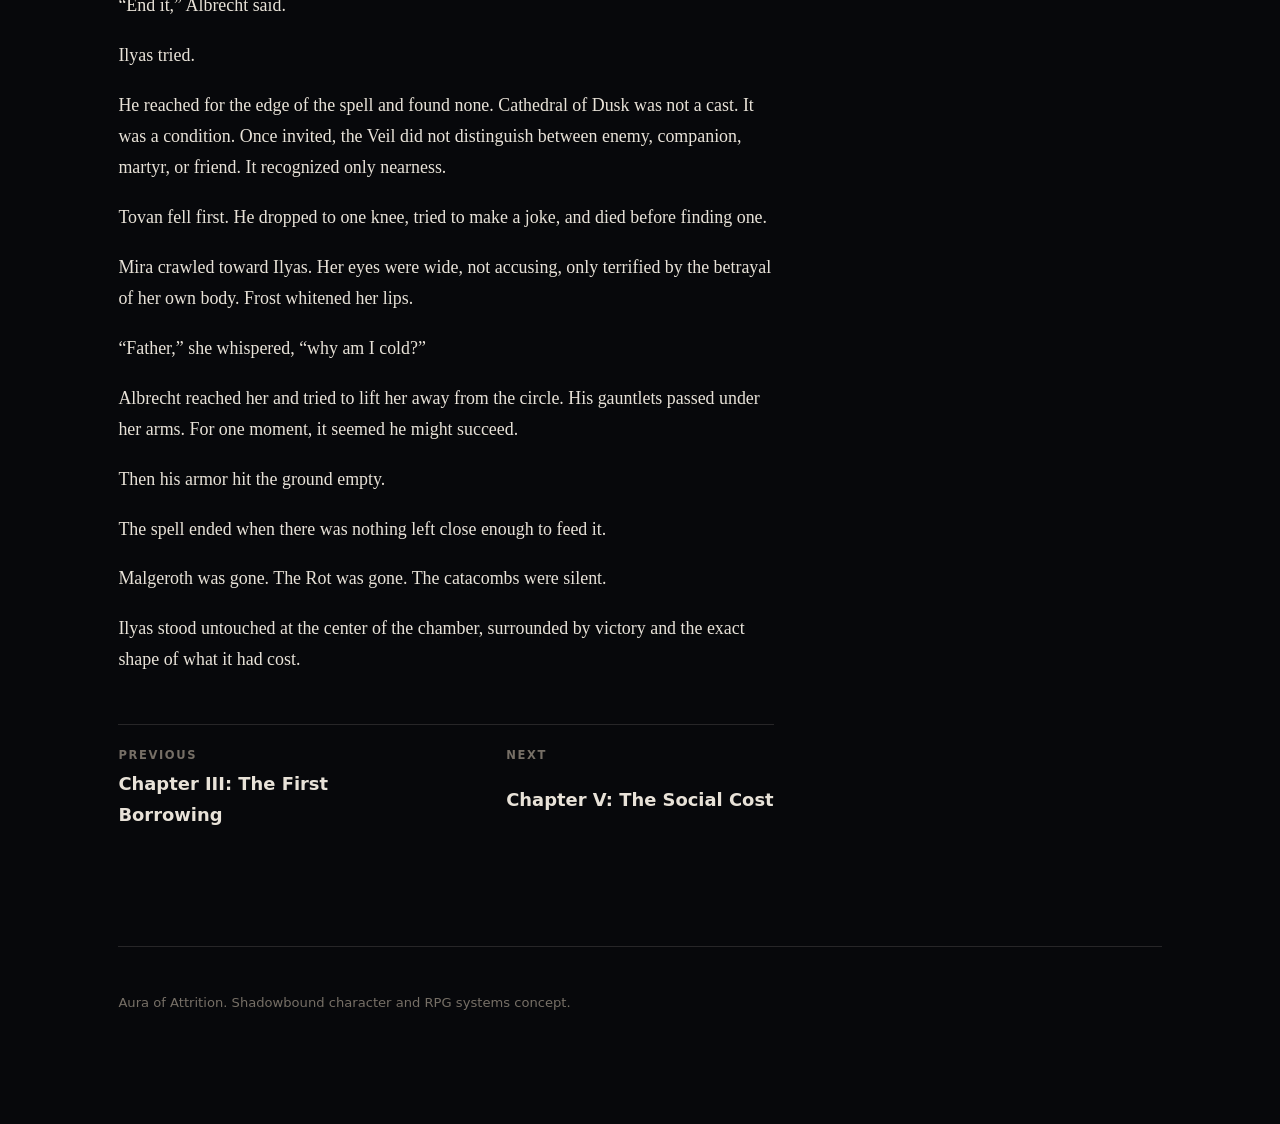
<file: chapter-4.html>
<!doctype html>
<html lang="en">
  <head>
    <meta charset="UTF-8" />
    <meta name="viewport" content="width=device-width, initial-scale=1.0" />
    <title>Chapter IV: The Company That Faded | Aura of Attrition</title>
    <link rel="stylesheet" href="styles.css" />
  </head>
  <body>
    <div class="page-shell" id="top">
      <header class="site-header">
        <a
          class="site-brand"
          href="index.html"
          aria-label="Aura of Attrition home"
        >
          <span class="site-brand__eyebrow">Shadowbound Character Origin</span>
          <span class="site-brand__title">Aura of Attrition</span>
        </a>

        <nav class="site-nav" aria-label="Primary navigation">
          <a href="index.html">Intro</a>
          <a href="chapter-3.html">Chapter III</a>
          <a href="chapter-4.html" aria-current="page">Chapter IV</a>
          <a href="chapter-5.html">Chapter V</a>
          <a href="codex.html">Codex</a>
          <a href="details.html">Details</a>
        </nav>
      </header>

      <main>
        <section class="hero" aria-labelledby="page-title">
          <div class="hero__kicker">Chapter IV</div>
          <h1 id="page-title">The Company That Faded</h1>
          <p class="hero__subtitle">
            A climactic descent below the basilica, where Ilyas learns that
            victory can still leave no survivors.
          </p>
        </section>

        <section class="section" id="chapter-4" aria-labelledby="chapter-title">
          <div class="chapter-layout">
            <article class="chapter-body">
              <p>
                The Church refused to abandon Ilyas because abandoning him would
                have required admitting they had lost control of their own
                miracle.
              </p>

              <p>Instead, they assigned him companions.</p>

              <p>
                Sir Albrecht Vane was first among them, a broad man with a
                sunburst shield, gray at his temples, and a habit of speaking
                only when silence became impractical. He did not introduce
                himself by title. He looked at Ilyas, then at the sealed gate
                beneath the ruined east transept, and weighed both with the same
                expression.
              </p>

              <p>
                Mira was a novice hymnkeeper whose voice could steady frightened
                soldiers and soothe fevered children. She carried a healer’s
                satchel at her hip and watched Ilyas the way physicians watched
                fever: not with fear, but with expectation.
              </p>

              <p>
                Tovan Vale was a mercenary who claimed he had fought in nine
                wars, though he was young enough that at least three of them had
                to be lies. He wore his grin like armor and checked the edge of
                his sword whenever the silence grew too heavy.
              </p>

              <p>
                They met Ilyas at the sealed gate beneath the ruined east
                transept.
              </p>

              <p>“We are not here to watch you,” Albrecht said.</p>

              <p>
                “Of course not,” Tovan added, tightening the strap on his sword
                belt. “We are here to make sure the holy man does not heroically
                die before anyone important can take credit.”
              </p>

              <p>Mira gave him a sharp look. “That is not why we are here.”</p>

              <p>“It is partly why we are here.”</p>

              <p>Ilyas almost smiled. Almost.</p>

              <p>
                Albrecht noticed. “There may be a man under all that ash after
                all.”
              </p>

              <p>“There was,” Ilyas said.</p>

              <p>
                The captain held his gaze for a moment longer than courtesy
                required, then nodded toward the gate. “Then let us hope enough
                of him remains to open that door and close what waits beneath
                it.”
              </p>

              <p>
                Their objective was simple in the way doomed things were often
                simple. Something beneath the basilica was gathering the bodies
                of the dead and making a choir out of them. Survivors reported
                hearing hymns from below, sung backward through broken throats.
                Every hour the sound grew louder. Every hour more corpses
                disappeared from the grave trenches.
              </p>

              <p>They entered the catacombs at dusk.</p>

              <p>
                The first passage was ordinary enough: old stone, low ceilings,
                alcoves filled with bones. Then the walls began to change.
                Mortar softened into dark tissue. Roots as thin as veins
                threaded through the cracks. When Mira brushed one by accident,
                it recoiled.
              </p>

              <p>“Something is breathing,” Tovan said.</p>

              <p>“Everything here is dead,” Albrecht replied.</p>

              <p>
                Tovan drew his sword. “That has not been as reassuring as you
                think.”
              </p>

              <p>
                The first corpse did not rise dramatically. It shifted. A
                shoulder rolled. A jaw clicked. Its spine bent too far backward,
                then snapped upright with a wet correction.
              </p>

              <p>
                Tovan moved before anyone could stop him. He drove his blade
                through the corpse’s chest and pinned it to the wall.
              </p>

              <p>The corpse looked down at the sword, then at him.</p>

              <p>Its ribs opened.</p>

              <p>
                The bones spread like fingers and closed around Tovan’s forearm.
                He screamed, not from pain at first, but from the insult of
                being held by something that should not have been strong enough
                to hold him.
              </p>

              <p>
                Albrecht slammed his shield into the corpse, crushing it against
                the wall. Ilyas struck with Light at the same moment, and the
                thing burst apart in a rain of ash and black fluid.
              </p>

              <p>
                Tovan staggered back, clutching his arm. Bone-white scratches
                marked his skin in a perfect ring.
              </p>

              <p>“Still attached,” he said, trying to grin. “Good sign.”</p>

              <p>No one answered.</p>

              <p>
                Mira stepped closer to examine the wound, then stopped short.
                Her eyes moved from Tovan’s arm to Ilyas.
              </p>

              <p>“Did you feel that?” she asked.</p>

              <p>“Feel what?” Tovan said.</p>

              <p>
                Mira did not look away from Ilyas. “The air thinned when he
                cast.”
              </p>

              <p>Albrecht glanced between them. “Is that going to matter?”</p>

              <p>“Everything matters down here,” Ilyas said.</p>

              <p>“That was not an answer.”</p>

              <p>No, Ilyas thought. It was not.</p>

              <p>
                They pushed deeper. At every junction, the backward hymn grew
                clearer. It had melody but no breath, rhythm but no life. Mira
                began singing under her breath to counter it. Her hymn put
                warmth into the air, and for a while the walls stopped pulsing
                when she passed.
              </p>

              <p>
                Tovan stayed near her after that, though he pretended it was
                because the left flank needed watching. Albrecht noticed. Ilyas
                noticed Albrecht noticing. None of them moved farther away.
              </p>

              <p>“You watch everything,” Ilyas said quietly.</p>

              <p>
                Albrecht kept his shield angled toward the corridor ahead. “That
                is how people continue breathing.”
              </p>

              <p>“And what do you see?”</p>

              <p>
                “A man who wants to save people,” Albrecht said. “And something
                standing very close behind him.”
              </p>

              <p>Ilyas had no answer to that either.</p>

              <p>Then the catacombs opened.</p>

              <p>
                They found a chamber the size of the cathedral nave, though no
                such space should have existed beneath the city. Coffins hung
                from the ceiling by cords of black sinew. Bodies had been
                arranged along the walls in ascending rows, their mouths sewn
                open with wire. At the center of the chamber stood Malgeroth,
                Choir of Rot.
              </p>

              <p>
                It had no single body. It wore many. Torso upon torso fused
                around a central column of bone, faces turning in different
                directions, all singing the same reversed prayer. Its arms were
                made of arms. Its crown was a ring of infant skulls polished
                clean.
              </p>

              <p>Mira stopped singing.</p>

              <p>Malgeroth sang louder.</p>

              <p>The corpses on the walls opened their eyes.</p>

              <p>
                Albrecht moved first. He planted his shield and shouted for the
                others to form behind him. Tovan took the left flank, bleeding
                arm held close but sword ready. Mira recovered enough to begin a
                hymn of binding, her voice fragile at first, then stronger as
                Light gathered around her like dawn through fog.
              </p>

              <p>
                Ilyas stood at the rear and cast Radiant Severance into the
                first wave.
              </p>

              <p>It worked. For a time, it worked beautifully.</p>

              <p>
                Light carved through the undead as Albrecht broke their charge.
                Tovan hacked the legs from anything that slipped around the
                shield. Mira’s hymn slowed the Rot spreading across the floor,
                forcing it back in golden ripples. They were four bodies moving
                toward one purpose. For the first time since the cathedral fell,
                Ilyas remembered what faith had felt like before it became
                arithmetic.
              </p>

              <p>Then Malgeroth changed the song.</p>

              <p>
                The hymn became a wet grinding sound. The Rot surged across the
                chamber and climbed Albrecht’s shield. It crawled over Tovan’s
                boots. It entered Mira’s voice and bent one note sour.
              </p>

              <p>Albrecht grunted as black lines spread up his wrist.</p>

              <p>“Cleanse!” he shouted.</p>

              <p>
                Ilyas turned the Light on him. Gold flame burned the corruption
                away, but the effort cost time. In that time, three corpses
                reached Mira. Tovan intercepted two. The third struck her across
                the face and sent her to the ground.
              </p>

              <p>Ilyas burned the third. Albrecht nearly fell while he did.</p>

              <p>
                The chamber forced a rhythm on them. Cleanse Albrecht, save
                Mira. Save Mira, lose ground. Burn the dead, let the Rot spread.
                Stop the Rot, let Malgeroth sing.
              </p>

              <p>They were not losing because they lacked courage.</p>

              <p>They were losing because courage had become inefficient.</p>

              <blockquote>
                Courage is not a resource. It cannot be optimized.
              </blockquote>

              <p>
                Ilyas felt the Veil behind his ribs. Not urging. Not whispering.
                Waiting.
              </p>
              <p>
                He knew enough by then to understand the risk. Not the shape of
                it. Not the full cost. But enough to know that anything standing
                close would be counted.
              </p>

              <p>
                Mira looked back at him from the floor, blood running from her
                nose. “Father, please.”
              </p>

              <p>He thought she was asking for help.</p>

              <p>
                Later, he would wonder if she had already understood and was
                asking him not to.
              </p>

              <p>
                Ilyas lowered his right hand. It was not surrender. It was a
                decision made in the instant before shame could argue.
              </p>

              <p>Albrecht saw it. “No.”</p>

              <p>Shadow spread from Ilyas’s feet in a perfect circle.</p>

              <p>
                It did not explode. It claimed. The gold light in the room
                dimmed and inverted. Mira’s hymn twisted into a note too low for
                human lungs. The undead froze as if listening to a command from
                beneath the world.
              </p>

              <p>Then they collapsed.</p>

              <p>
                Malgeroth’s many mouths screamed as the Cathedral of Dusk took
                shape. The bodies fused into its mass shriveled one by one,
                souls or shadows or whatever remained of them pulled loose in
                black strands. The Rot recoiled from the floor. Coffins fell
                from the ceiling and burst open. The chamber became a storm of
                dust, bone, and devoured song.
              </p>

              <p>For three heartbeats, Ilyas believed he had saved them.</p>

              <p>Then Tovan coughed blood across his own hands.</p>

              <p>Mira’s hymn stopped.</p>

              <p>
                Albrecht turned from the dying boss and forced his way toward
                Ilyas. Every step looked impossible. His armor blackened. The
                sunburst on his shield cracked down the center.
              </p>

              <p>“End it,” Albrecht said.</p>

              <p>Ilyas tried.</p>

              <p>
                He reached for the edge of the spell and found none. Cathedral
                of Dusk was not a cast. It was a condition. Once invited, the
                Veil did not distinguish between enemy, companion, martyr, or
                friend. It recognized only nearness.
              </p>

              <p>
                Tovan fell first. He dropped to one knee, tried to make a joke,
                and died before finding one.
              </p>

              <p>
                Mira crawled toward Ilyas. Her eyes were wide, not accusing,
                only terrified by the betrayal of her own body. Frost whitened
                her lips.
              </p>

              <p>“Father,” she whispered, “why am I cold?”</p>

              <p>
                Albrecht reached her and tried to lift her away from the circle.
                His gauntlets passed under her arms. For one moment, it seemed
                he might succeed.
              </p>

              <p>Then his armor hit the ground empty.</p>

              <p>
                The spell ended when there was nothing left close enough to feed
                it.
              </p>

              <p>
                Malgeroth was gone. The Rot was gone. The catacombs were silent.
              </p>

              <p>
                Ilyas stood untouched at the center of the chamber, surrounded
                by victory and the exact shape of what it had cost.
              </p>

              <div class="chapter-pagination">
                <a href="chapter-3.html">
                  <span>Previous</span>
                  Chapter III: The First Borrowing
                </a>
                <a href="chapter-5.html">
                  <span>Next</span>
                  Chapter V: The Social Cost
                </a>
              </div>
            </article>

            <aside
              class="chapter-sidebar"
              aria-label="Gameplay notes for Chapter IV"
            >
              <div class="game-card">
                <div class="game-label">Dungeon</div>
                <h3>Spires Below the Basilica</h3>
                <p><strong>Boss:</strong> Malgeroth, Choir of Rot</p>
                <ul>
                  <li>
                    Rot spreads across the arena and applies stacking decay.
                  </li>
                  <li>
                    The encounter pressures choices between cleansing
                    companions, damaging the boss, and interrupting the choir.
                  </li>
                  <li>
                    Shadow abilities can shortcut mechanics but punish friendly
                    positioning.
                  </li>
                </ul>
              </div>

              <div class="game-card">
                <div class="game-label">Company</div>
                <h3>The Assigned Companions</h3>
                <ul>
                  <li>
                    <strong>Albrecht:</strong> shieldbearer, captain, final
                    witness.
                  </li>
                  <li>
                    <strong>Mira:</strong> hymnkeeper and healer, first to sense
                    the cost.
                  </li>
                  <li>
                    <strong>Tovan:</strong> mercenary, levity masking fear.
                  </li>
                </ul>
              </div>

              <div class="game-card">
                <div class="game-label">Ultimate</div>
                <h3>Cathedral of Dusk</h3>
                <p>
                  Create a zone of inverted sanctity. Enemies rapidly decay.
                  Friendly units inside suffer escalating degeneration.
                </p>
                <ul>
                  <li>Radius expands while enemies are dying inside it.</li>
                  <li>Cannot be canceled once fully manifested.</li>
                  <li>Unlocks Aura of Attrition after companion casualties.</li>
                </ul>
                <p>
                  <em
                    >“The prayer was answered. The congregation was not
                    spared.”</em
                  >
                </p>
              </div>
            </aside>
          </div>
        </section>
      </main>

      <footer class="site-footer">
        <p>Aura of Attrition. Shadowbound character and RPG systems concept.</p>
      </footer>
    </div>
  </body>
</html>
</file>
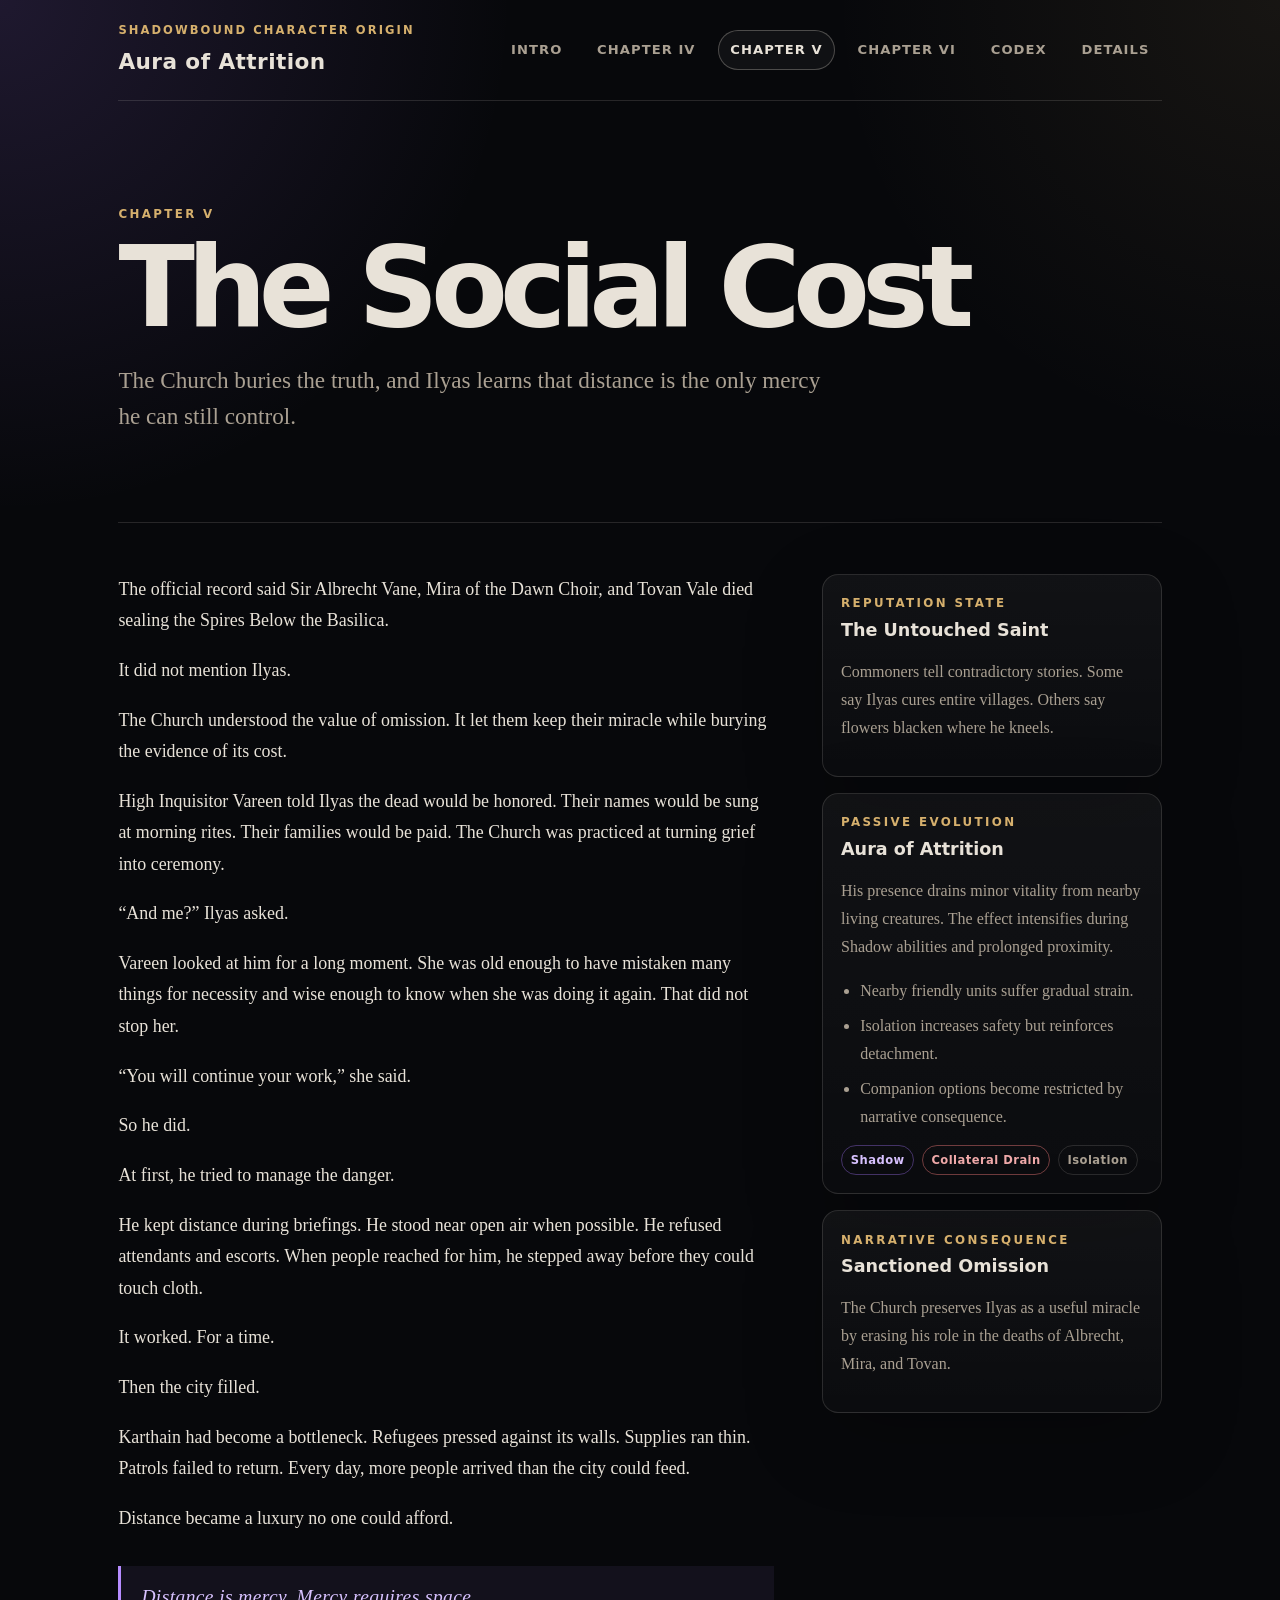
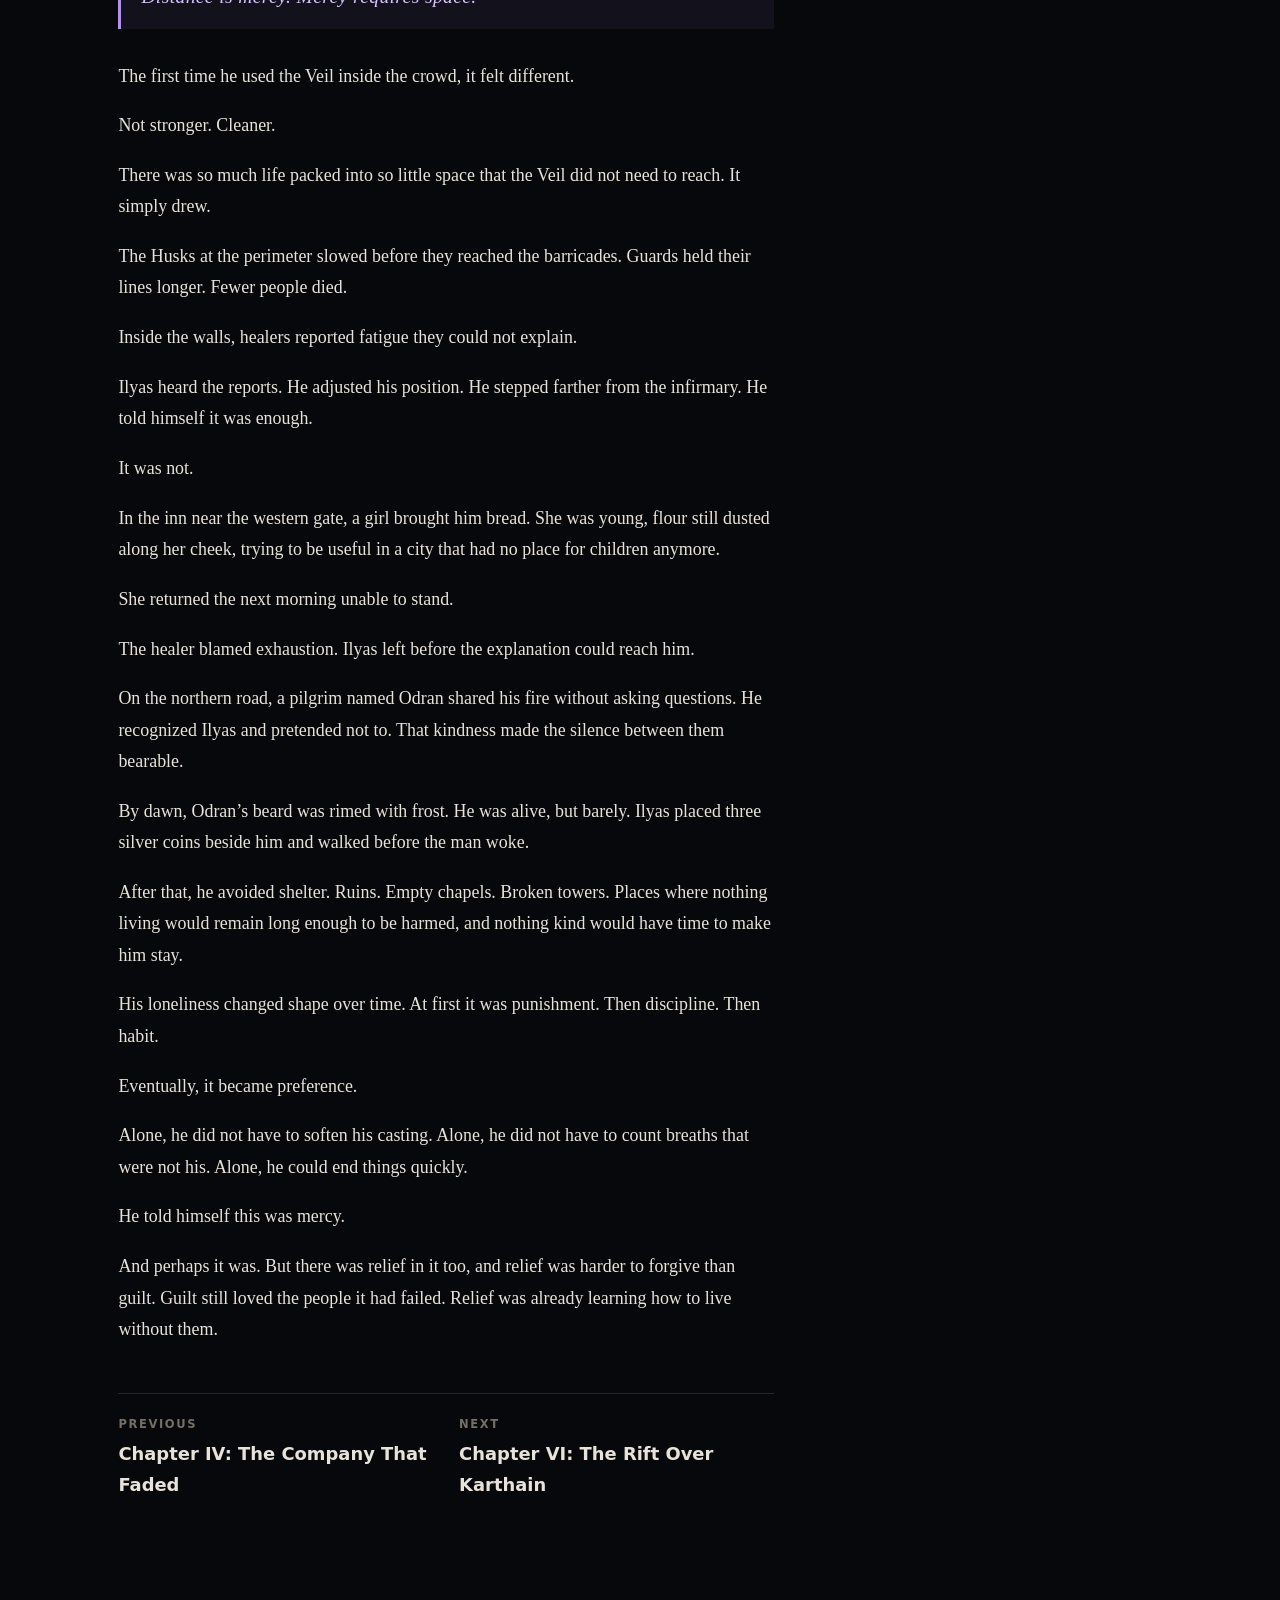
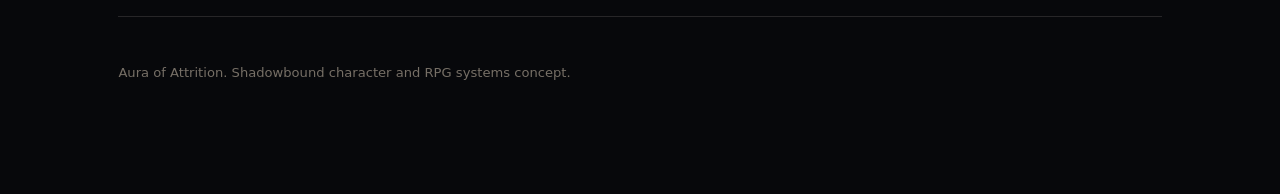
<file: chapter-5.html>
<!doctype html>
<html lang="en">
  <head>
    <meta charset="UTF-8" />
    <meta name="viewport" content="width=device-width, initial-scale=1.0" />
    <title>Chapter V: The Social Cost | Aura of Attrition</title>
    <link rel="stylesheet" href="styles.css" />
  </head>
  <body>
    <div class="page-shell" id="top">
      <header class="site-header">
        <a
          class="site-brand"
          href="index.html"
          aria-label="Aura of Attrition home"
        >
          <span class="site-brand__eyebrow">Shadowbound Character Origin</span>
          <span class="site-brand__title">Aura of Attrition</span>
        </a>

        <nav class="site-nav" aria-label="Primary navigation">
          <a href="index.html">Intro</a>
          <a href="chapter-4.html">Chapter IV</a>
          <a href="chapter-5.html" aria-current="page">Chapter V</a>
          <a href="chapter-6.html">Chapter VI</a>
          <a href="codex.html">Codex</a>
          <a href="details.html">Details</a>
        </nav>
      </header>

      <main>
        <section class="hero" aria-labelledby="page-title">
          <div class="hero__kicker">Chapter V</div>
          <h1 id="page-title">The Social Cost</h1>
          <p class="hero__subtitle">
            The Church buries the truth, and Ilyas learns that distance is the
            only mercy he can still control.
          </p>
        </section>

        <section class="section" id="chapter-5" aria-labelledby="chapter-title">
          <div class="chapter-layout">
            <article class="chapter-body">
              <p>
                The official record said Sir Albrecht Vane, Mira of the Dawn
                Choir, and Tovan Vale died sealing the Spires Below the
                Basilica.
              </p>

              <p>It did not mention Ilyas.</p>

              <p>
                The Church understood the value of omission. It let them keep
                their miracle while burying the evidence of its cost.
              </p>

              <p>
                High Inquisitor Vareen told Ilyas the dead would be honored.
                Their names would be sung at morning rites. Their families would
                be paid. The Church was practiced at turning grief into
                ceremony.
              </p>

              <p>“And me?” Ilyas asked.</p>

              <p>
                Vareen looked at him for a long moment. She was old enough to
                have mistaken many things for necessity and wise enough to know
                when she was doing it again. That did not stop her.
              </p>

              <p>“You will continue your work,” she said.</p>

              <p>So he did.</p>

              <p>At first, he tried to manage the danger.</p>

              <p>
                He kept distance during briefings. He stood near open air when
                possible. He refused attendants and escorts. When people reached
                for him, he stepped away before they could touch cloth.
              </p>

              <p>It worked. For a time.</p>

              <p>Then the city filled.</p>

              <p>
                Karthain had become a bottleneck. Refugees pressed against its
                walls. Supplies ran thin. Patrols failed to return. Every day,
                more people arrived than the city could feed.
              </p>

              <p>Distance became a luxury no one could afford.</p>

              <blockquote>Distance is mercy. Mercy requires space.</blockquote>

              <p>
                The first time he used the Veil inside the crowd, it felt
                different.
              </p>

              <p>Not stronger. Cleaner.</p>

              <p>
                There was so much life packed into so little space that the Veil
                did not need to reach. It simply drew.
              </p>

              <p>
                The Husks at the perimeter slowed before they reached the
                barricades. Guards held their lines longer. Fewer people died.
              </p>

              <p>
                Inside the walls, healers reported fatigue they could not
                explain.
              </p>

              <p>
                Ilyas heard the reports. He adjusted his position. He stepped
                farther from the infirmary. He told himself it was enough.
              </p>

              <p>It was not.</p>

              <p>
                In the inn near the western gate, a girl brought him bread. She
                was young, flour still dusted along her cheek, trying to be
                useful in a city that had no place for children anymore.
              </p>

              <p>She returned the next morning unable to stand.</p>

              <p>
                The healer blamed exhaustion. Ilyas left before the explanation
                could reach him.
              </p>

              <p>
                On the northern road, a pilgrim named Odran shared his fire
                without asking questions. He recognized Ilyas and pretended not
                to. That kindness made the silence between them bearable.
              </p>

              <p>
                By dawn, Odran’s beard was rimed with frost. He was alive, but
                barely. Ilyas placed three silver coins beside him and walked
                before the man woke.
              </p>

              <p>
                After that, he avoided shelter. Ruins. Empty chapels. Broken
                towers. Places where nothing living would remain long enough to
                be harmed, and nothing kind would have time to make him stay.
              </p>

              <p>
                His loneliness changed shape over time. At first it was
                punishment. Then discipline. Then habit.
              </p>

              <p>Eventually, it became preference.</p>

              <p>
                Alone, he did not have to soften his casting. Alone, he did not
                have to count breaths that were not his. Alone, he could end
                things quickly.
              </p>

              <p>He told himself this was mercy.</p>

              <p>
                And perhaps it was. But there was relief in it too, and relief
                was harder to forgive than guilt. Guilt still loved the people
                it had failed. Relief was already learning how to live without
                them.
              </p>

              <div class="chapter-pagination">
                <a href="chapter-4.html">
                  <span>Previous</span>
                  Chapter IV: The Company That Faded
                </a>
                <a href="chapter-6.html">
                  <span>Next</span>
                  Chapter VI: The Rift Over Karthain
                </a>
              </div>
            </article>

            <aside
              class="chapter-sidebar"
              aria-label="Gameplay notes for Chapter V"
            >
              <div class="game-card">
                <div class="game-label">Reputation State</div>
                <h3>The Untouched Saint</h3>
                <p>
                  Commoners tell contradictory stories. Some say Ilyas cures
                  entire villages. Others say flowers blacken where he kneels.
                </p>
              </div>

              <div class="game-card">
                <div class="game-label">Passive Evolution</div>
                <h3>Aura of Attrition</h3>
                <p>
                  His presence drains minor vitality from nearby living
                  creatures. The effect intensifies during Shadow abilities and
                  prolonged proximity.
                </p>
                <ul>
                  <li>Nearby friendly units suffer gradual strain.</li>
                  <li>Isolation increases safety but reinforces detachment.</li>
                  <li>
                    Companion options become restricted by narrative
                    consequence.
                  </li>
                </ul>
                <div class="mechanic-tag-list">
                  <span class="mechanic-tag mechanic-tag--shadow">Shadow</span>
                  <span class="mechanic-tag mechanic-tag--danger"
                    >Collateral Drain</span
                  >
                  <span class="mechanic-tag">Isolation</span>
                </div>
              </div>

              <div class="game-card">
                <div class="game-label">Narrative Consequence</div>
                <h3>Sanctioned Omission</h3>
                <p>
                  The Church preserves Ilyas as a useful miracle by erasing his
                  role in the deaths of Albrecht, Mira, and Tovan.
                </p>
              </div>
            </aside>
          </div>
        </section>
      </main>

      <footer class="site-footer">
        <p>Aura of Attrition. Shadowbound character and RPG systems concept.</p>
      </footer>
    </div>
  </body>
</html>
</file>
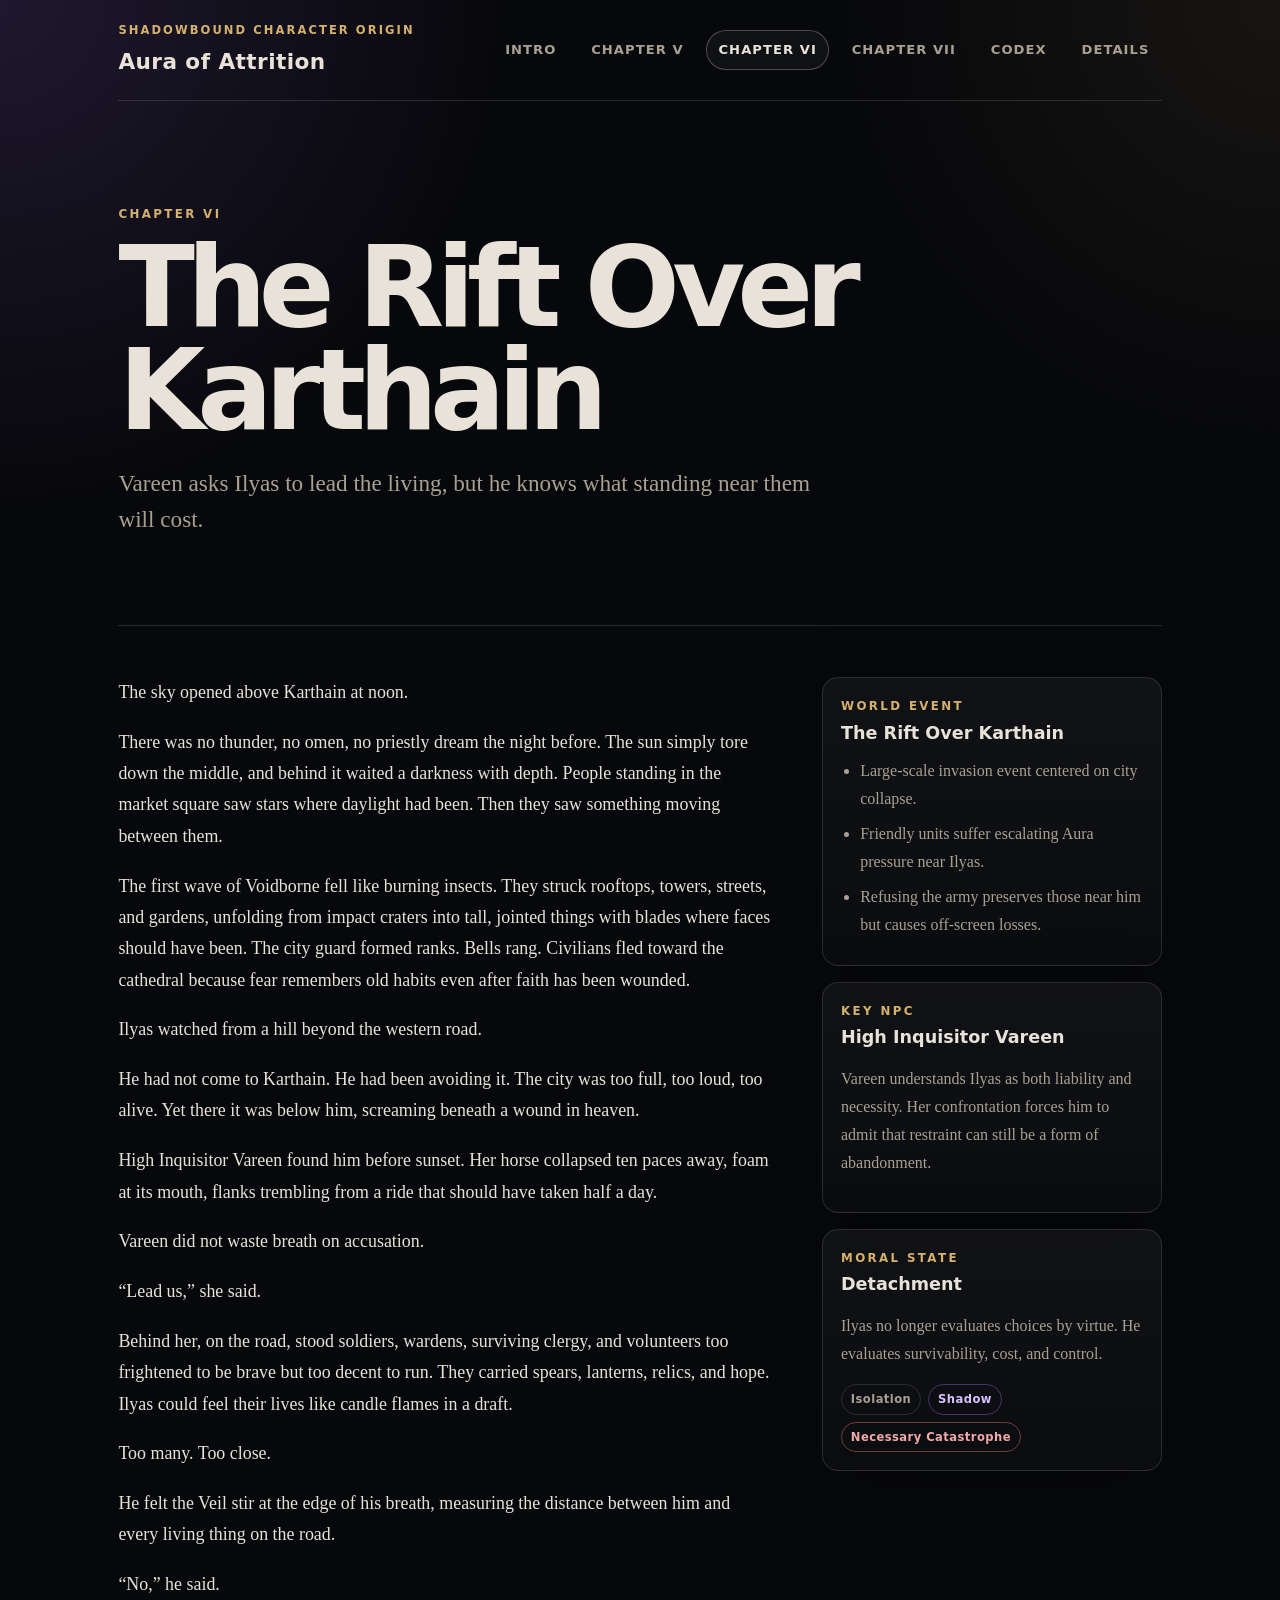
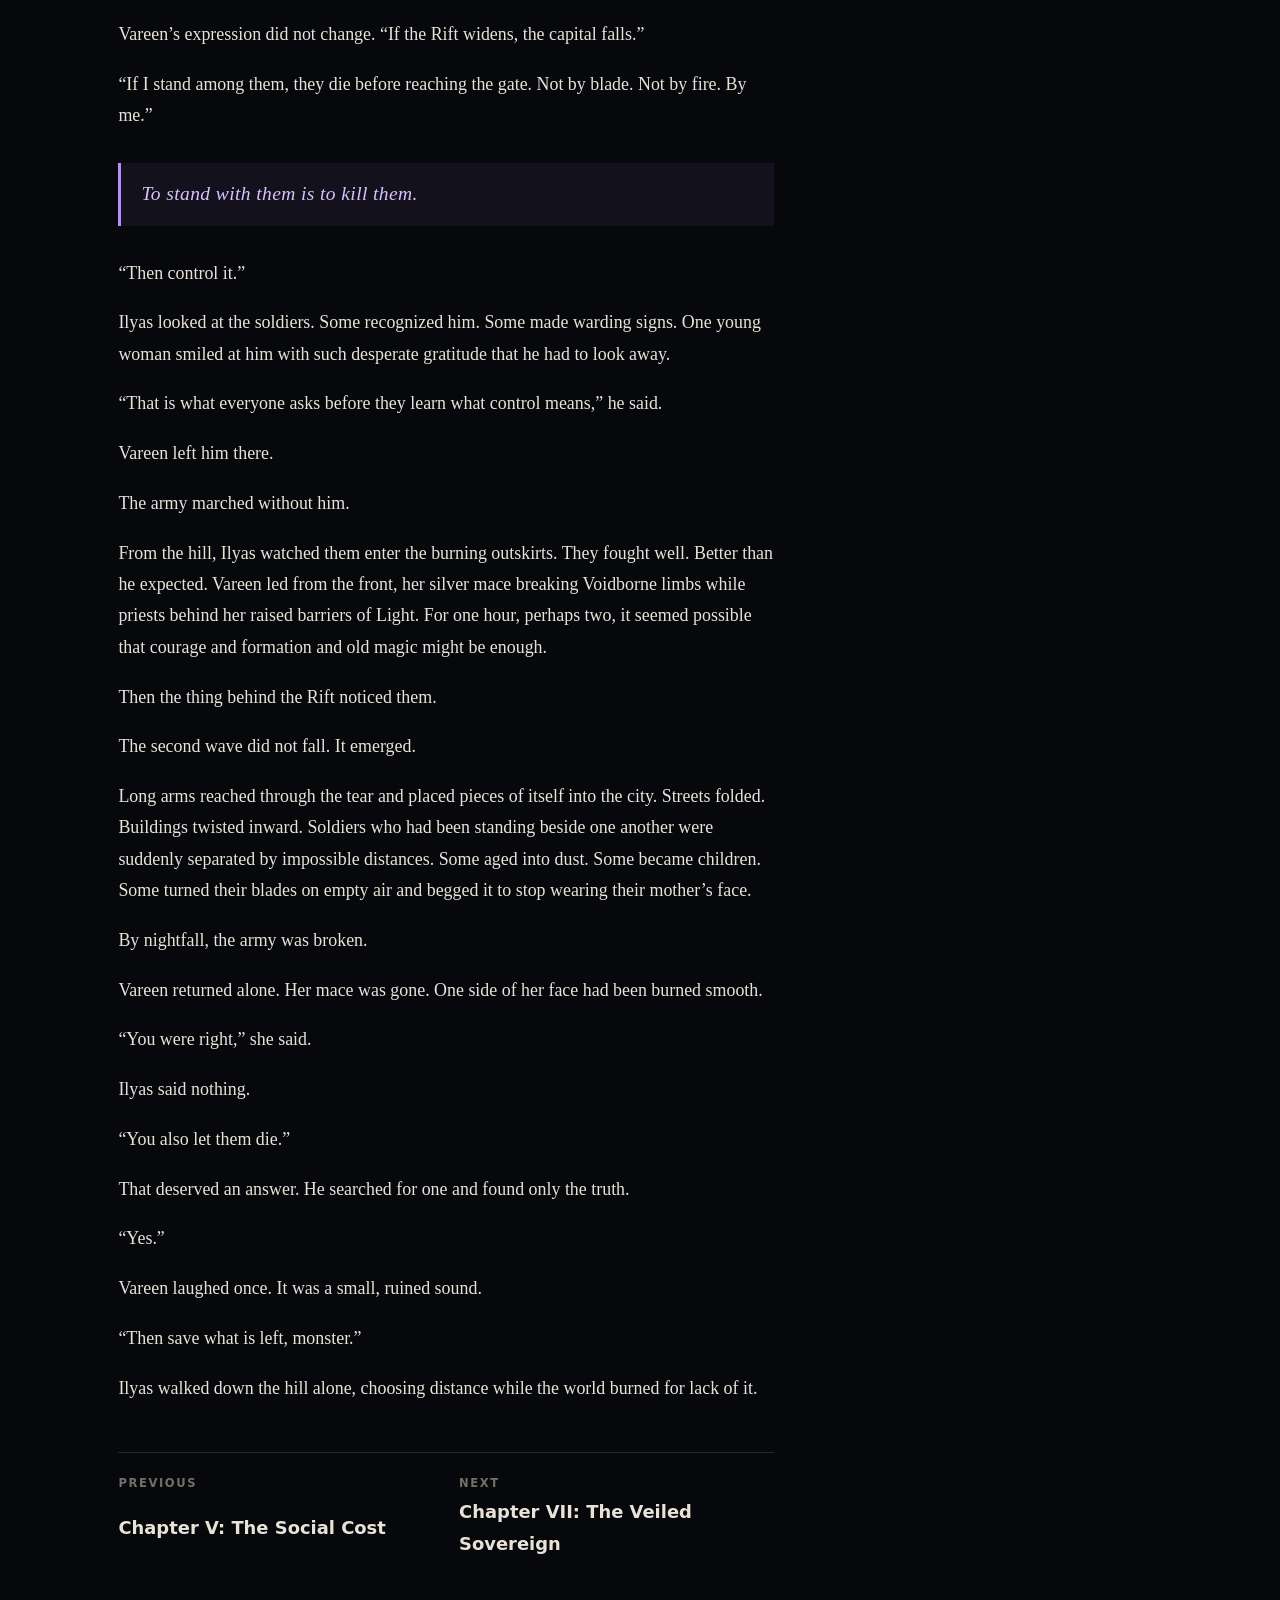
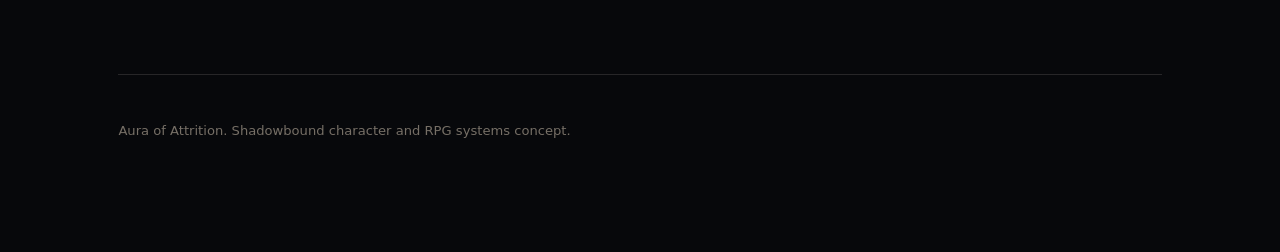
<file: chapter-6.html>
<!doctype html>
<html lang="en">
  <head>
    <meta charset="UTF-8" />
    <meta name="viewport" content="width=device-width, initial-scale=1.0" />
    <title>Chapter VI: The Rift Over Karthain | Aura of Attrition</title>
    <link rel="stylesheet" href="styles.css" />
  </head>
  <body>
    <div class="page-shell" id="top">
      <header class="site-header">
        <a
          class="site-brand"
          href="index.html"
          aria-label="Aura of Attrition home"
        >
          <span class="site-brand__eyebrow">Shadowbound Character Origin</span>
          <span class="site-brand__title">Aura of Attrition</span>
        </a>

        <nav class="site-nav" aria-label="Primary navigation">
          <a href="index.html">Intro</a>
          <a href="chapter-5.html">Chapter V</a>
          <a href="chapter-6.html" aria-current="page">Chapter VI</a>
          <a href="chapter-7.html">Chapter VII</a>
          <a href="codex.html">Codex</a>
          <a href="details.html">Details</a>
        </nav>
      </header>

      <main>
        <section class="hero" aria-labelledby="page-title">
          <div class="hero__kicker">Chapter VI</div>
          <h1 id="page-title">The Rift Over Karthain</h1>
          <p class="hero__subtitle">
            Vareen asks Ilyas to lead the living, but he knows what standing
            near them will cost.
          </p>
        </section>

        <section class="section" id="chapter-6" aria-labelledby="chapter-title">
          <div class="chapter-layout">
            <article class="chapter-body">
              <p>The sky opened above Karthain at noon.</p>

              <p>
                There was no thunder, no omen, no priestly dream the night
                before. The sun simply tore down the middle, and behind it
                waited a darkness with depth. People standing in the market
                square saw stars where daylight had been. Then they saw
                something moving between them.
              </p>

              <p>
                The first wave of Voidborne fell like burning insects. They
                struck rooftops, towers, streets, and gardens, unfolding from
                impact craters into tall, jointed things with blades where faces
                should have been. The city guard formed ranks. Bells rang.
                Civilians fled toward the cathedral because fear remembers old
                habits even after faith has been wounded.
              </p>

              <p>Ilyas watched from a hill beyond the western road.</p>

              <p>
                He had not come to Karthain. He had been avoiding it. The city
                was too full, too loud, too alive. Yet there it was below him,
                screaming beneath a wound in heaven.
              </p>

              <p>
                High Inquisitor Vareen found him before sunset. Her horse
                collapsed ten paces away, foam at its mouth, flanks trembling
                from a ride that should have taken half a day.
              </p>

              <p>Vareen did not waste breath on accusation.</p>

              <p>“Lead us,” she said.</p>

              <p>
                Behind her, on the road, stood soldiers, wardens, surviving
                clergy, and volunteers too frightened to be brave but too decent
                to run. They carried spears, lanterns, relics, and hope. Ilyas
                could feel their lives like candle flames in a draft.
              </p>

              <p>Too many. Too close.</p>

              <p>
                He felt the Veil stir at the edge of his breath, measuring the
                distance between him and every living thing on the road.
              </p>

              <p>“No,” he said.</p>

              <p>
                Vareen’s expression did not change. “If the Rift widens, the
                capital falls.”
              </p>

              <p>
                “If I stand among them, they die before reaching the gate. Not
                by blade. Not by fire. By me.”
              </p>

              <blockquote>To stand with them is to kill them.</blockquote>

              <p>“Then control it.”</p>

              <p>
                Ilyas looked at the soldiers. Some recognized him. Some made
                warding signs. One young woman smiled at him with such desperate
                gratitude that he had to look away.
              </p>

              <p>
                “That is what everyone asks before they learn what control
                means,” he said.
              </p>

              <p>Vareen left him there.</p>

              <p>The army marched without him.</p>

              <p>
                From the hill, Ilyas watched them enter the burning outskirts.
                They fought well. Better than he expected. Vareen led from the
                front, her silver mace breaking Voidborne limbs while priests
                behind her raised barriers of Light. For one hour, perhaps two,
                it seemed possible that courage and formation and old magic
                might be enough.
              </p>

              <p>Then the thing behind the Rift noticed them.</p>

              <p>The second wave did not fall. It emerged.</p>

              <p>
                Long arms reached through the tear and placed pieces of itself
                into the city. Streets folded. Buildings twisted inward.
                Soldiers who had been standing beside one another were suddenly
                separated by impossible distances. Some aged into dust. Some
                became children. Some turned their blades on empty air and
                begged it to stop wearing their mother’s face.
              </p>

              <p>By nightfall, the army was broken.</p>

              <p>
                Vareen returned alone. Her mace was gone. One side of her face
                had been burned smooth.
              </p>

              <p>“You were right,” she said.</p>

              <p>Ilyas said nothing.</p>

              <p>“You also let them die.”</p>

              <p>
                That deserved an answer. He searched for one and found only the
                truth.
              </p>

              <p>“Yes.”</p>

              <p>Vareen laughed once. It was a small, ruined sound.</p>

              <p>“Then save what is left, monster.”</p>

              <p>
                Ilyas walked down the hill alone, choosing distance while the
                world burned for lack of it.
              </p>

              <div class="chapter-pagination">
                <a href="chapter-5.html">
                  <span>Previous</span>
                  Chapter V: The Social Cost
                </a>
                <a href="chapter-7.html">
                  <span>Next</span>
                  Chapter VII: The Veiled Sovereign
                </a>
              </div>
            </article>

            <aside
              class="chapter-sidebar"
              aria-label="Gameplay notes for Chapter VI"
            >
              <div class="game-card">
                <div class="game-label">World Event</div>
                <h3>The Rift Over Karthain</h3>
                <ul>
                  <li>Large-scale invasion event centered on city collapse.</li>
                  <li>
                    Friendly units suffer escalating Aura pressure near Ilyas.
                  </li>
                  <li>
                    Refusing the army preserves those near him but causes
                    off-screen losses.
                  </li>
                </ul>
              </div>

              <div class="game-card">
                <div class="game-label">Key NPC</div>
                <h3>High Inquisitor Vareen</h3>
                <p>
                  Vareen understands Ilyas as both liability and necessity. Her
                  confrontation forces him to admit that restraint can still be
                  a form of abandonment.
                </p>
              </div>

              <div class="game-card">
                <div class="game-label">Moral State</div>
                <h3>Detachment</h3>
                <p>
                  Ilyas no longer evaluates choices by virtue. He evaluates
                  survivability, cost, and control.
                </p>
                <div class="mechanic-tag-list">
                  <span class="mechanic-tag">Isolation</span>
                  <span class="mechanic-tag mechanic-tag--shadow">Shadow</span>
                  <span class="mechanic-tag mechanic-tag--danger"
                    >Necessary Catastrophe</span
                  >
                </div>
              </div>
            </aside>
          </div>
        </section>
      </main>

      <footer class="site-footer">
        <p>Aura of Attrition. Shadowbound character and RPG systems concept.</p>
      </footer>
    </div>
  </body>
</html>
</file>
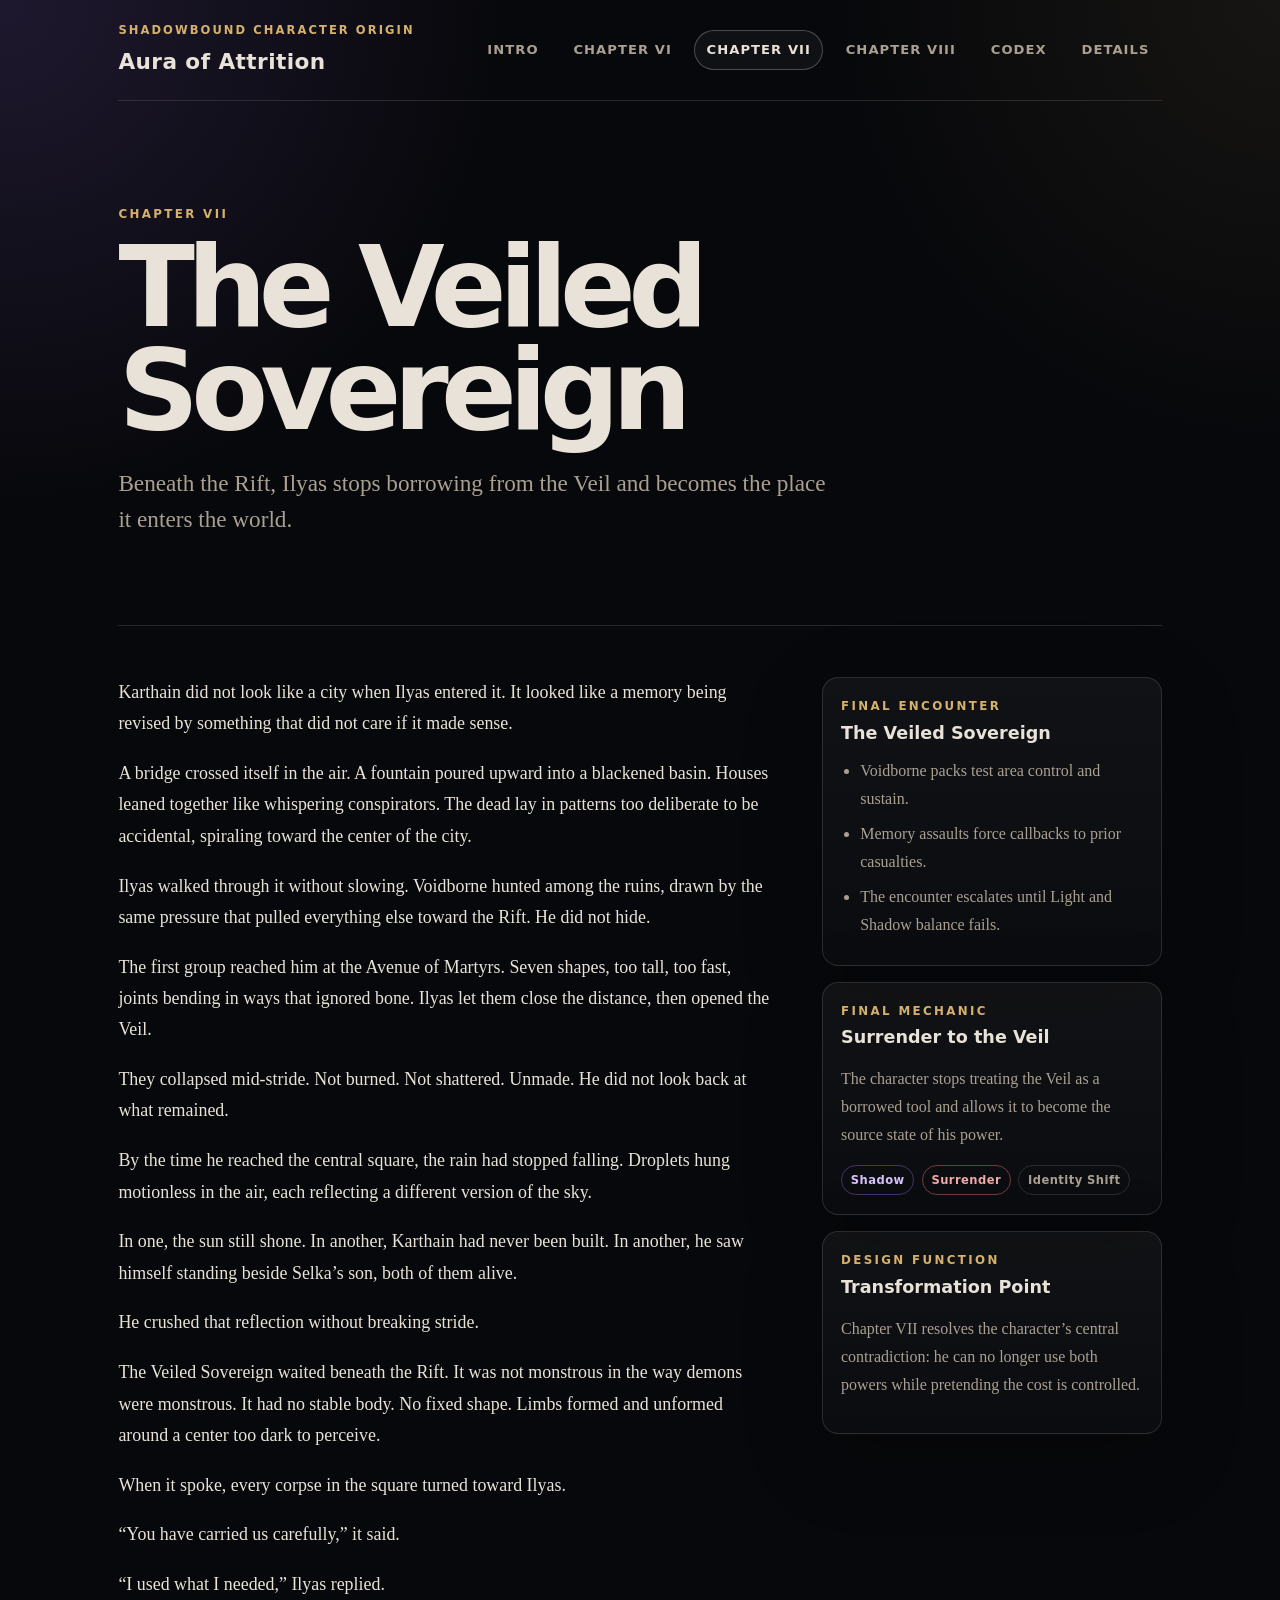
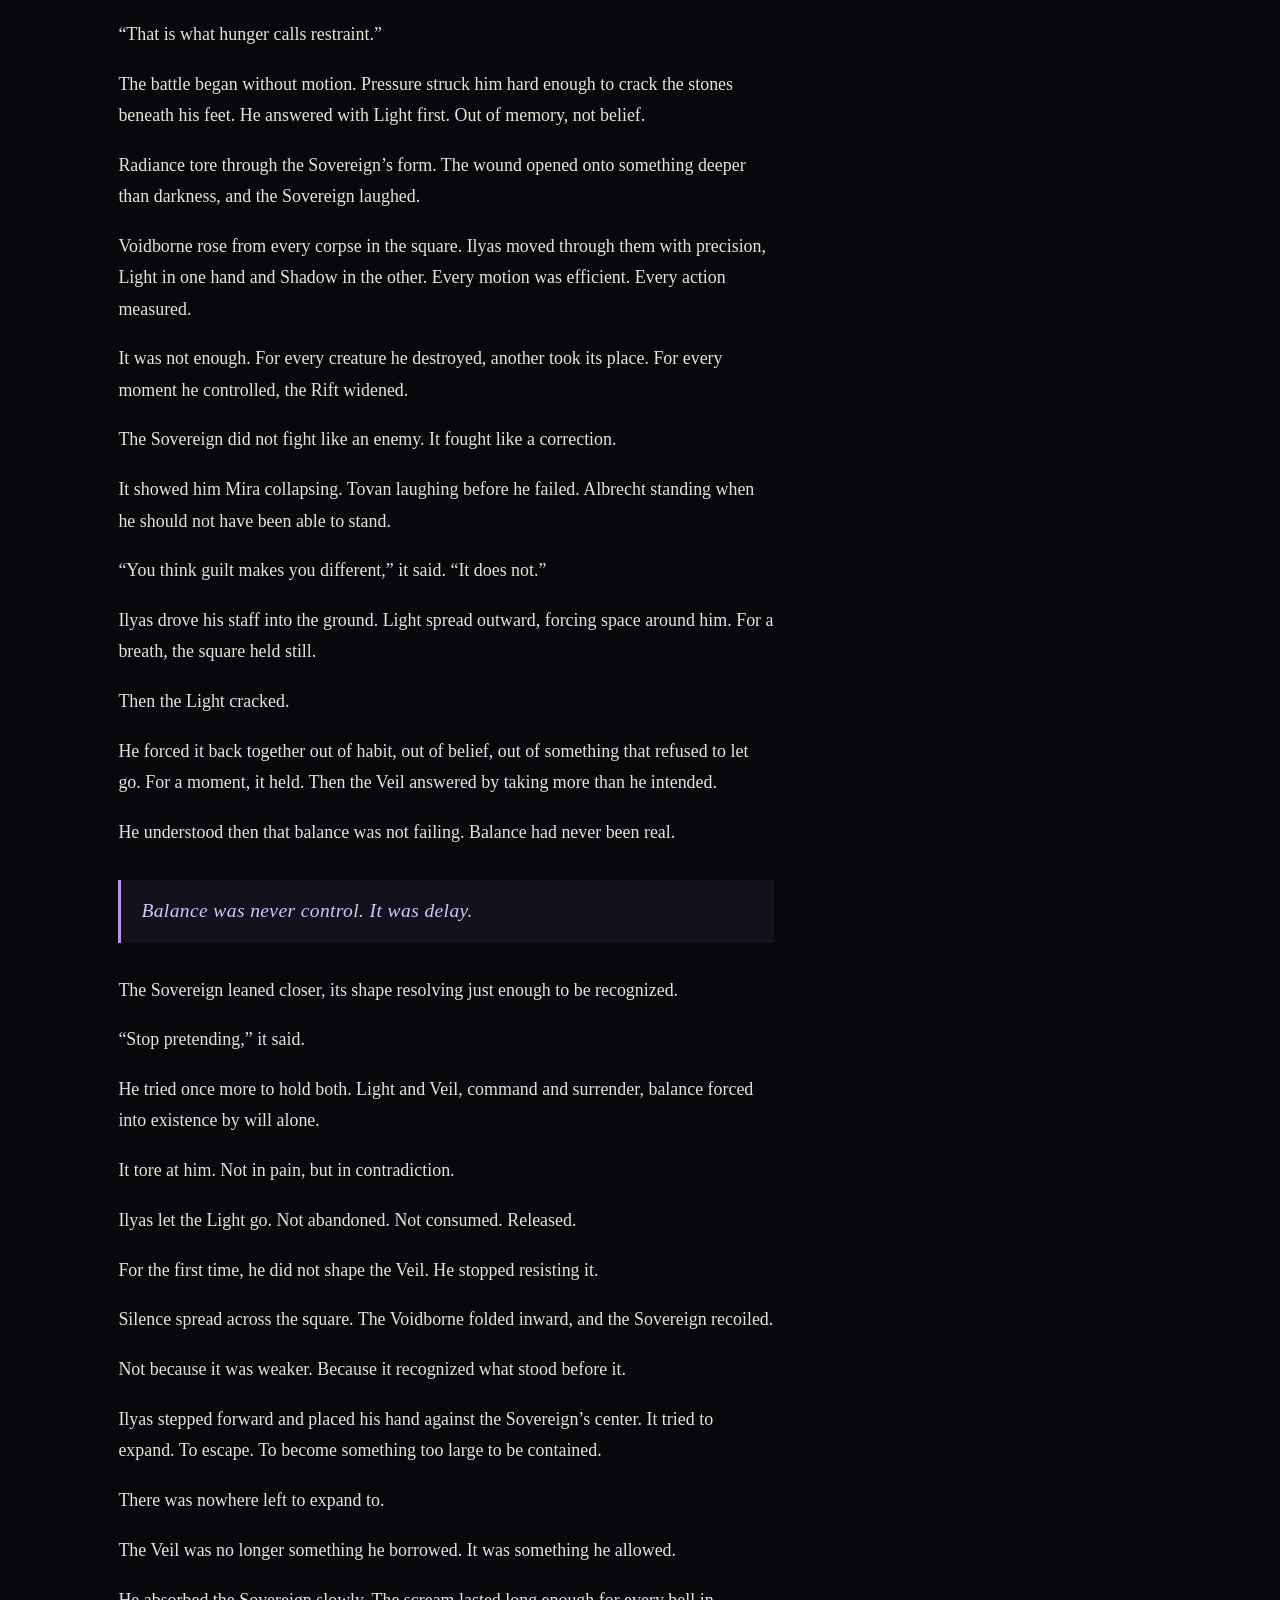
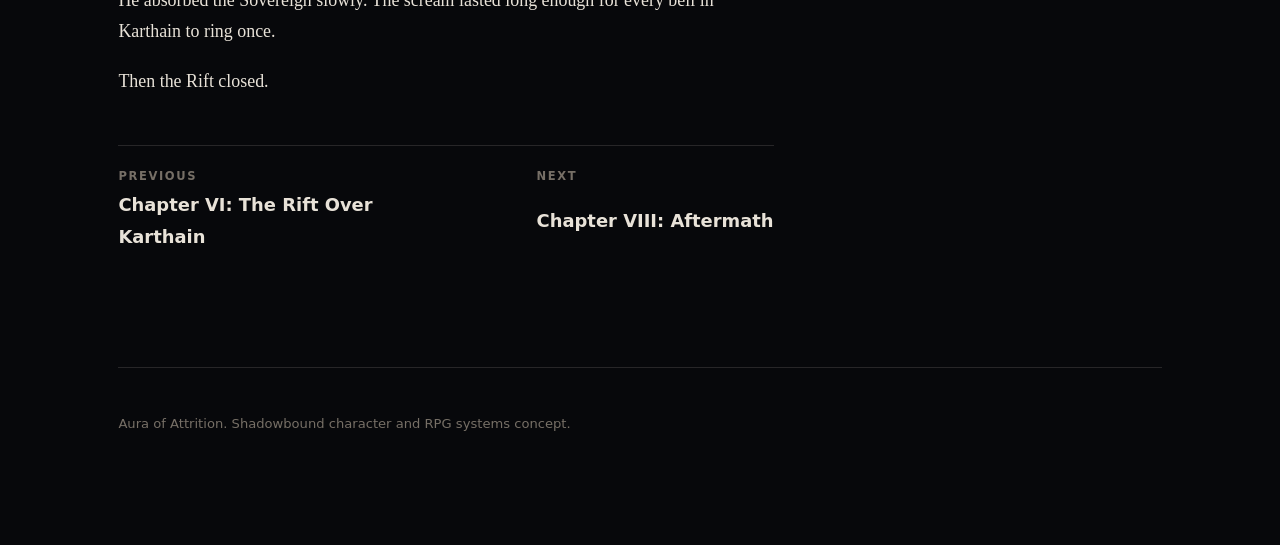
<file: chapter-7.html>
<!doctype html>
<html lang="en">
  <head>
    <meta charset="UTF-8" />
    <meta name="viewport" content="width=device-width, initial-scale=1.0" />
    <title>Chapter VII: The Veiled Sovereign | Aura of Attrition</title>
    <link rel="stylesheet" href="styles.css" />
  </head>
  <body>
    <div class="page-shell" id="top">
      <header class="site-header">
        <a
          class="site-brand"
          href="index.html"
          aria-label="Aura of Attrition home"
        >
          <span class="site-brand__eyebrow">Shadowbound Character Origin</span>
          <span class="site-brand__title">Aura of Attrition</span>
        </a>

        <nav class="site-nav" aria-label="Primary navigation">
          <a href="index.html">Intro</a>
          <a href="chapter-6.html">Chapter VI</a>
          <a href="chapter-7.html" aria-current="page">Chapter VII</a>
          <a href="chapter-8.html">Chapter VIII</a>
          <a href="codex.html">Codex</a>
          <a href="details.html">Details</a>
        </nav>
      </header>

      <main>
        <section class="hero" aria-labelledby="page-title">
          <div class="hero__kicker">Chapter VII</div>
          <h1 id="page-title">The Veiled Sovereign</h1>
          <p class="hero__subtitle">
            Beneath the Rift, Ilyas stops borrowing from the Veil and becomes
            the place it enters the world.
          </p>
        </section>

        <section class="section" id="chapter-7" aria-labelledby="chapter-title">
          <div class="chapter-layout">
            <article class="chapter-body">
              <p>
                Karthain did not look like a city when Ilyas entered it. It
                looked like a memory being revised by something that did not
                care if it made sense.
              </p>

              <p>
                A bridge crossed itself in the air. A fountain poured upward
                into a blackened basin. Houses leaned together like whispering
                conspirators. The dead lay in patterns too deliberate to be
                accidental, spiraling toward the center of the city.
              </p>

              <p>
                Ilyas walked through it without slowing. Voidborne hunted among
                the ruins, drawn by the same pressure that pulled everything
                else toward the Rift. He did not hide.
              </p>

              <p>
                The first group reached him at the Avenue of Martyrs. Seven
                shapes, too tall, too fast, joints bending in ways that ignored
                bone. Ilyas let them close the distance, then opened the Veil.
              </p>

              <p>
                They collapsed mid-stride. Not burned. Not shattered. Unmade. He
                did not look back at what remained.
              </p>

              <p>
                By the time he reached the central square, the rain had stopped
                falling. Droplets hung motionless in the air, each reflecting a
                different version of the sky.
              </p>

              <p>
                In one, the sun still shone. In another, Karthain had never been
                built. In another, he saw himself standing beside Selka’s son,
                both of them alive.
              </p>

              <p>He crushed that reflection without breaking stride.</p>

              <p>
                The Veiled Sovereign waited beneath the Rift. It was not
                monstrous in the way demons were monstrous. It had no stable
                body. No fixed shape. Limbs formed and unformed around a center
                too dark to perceive.
              </p>

              <p>
                When it spoke, every corpse in the square turned toward Ilyas.
              </p>

              <p>“You have carried us carefully,” it said.</p>

              <p>“I used what I needed,” Ilyas replied.</p>

              <p>“That is what hunger calls restraint.”</p>

              <p>
                The battle began without motion. Pressure struck him hard enough
                to crack the stones beneath his feet. He answered with Light
                first. Out of memory, not belief.
              </p>

              <p>
                Radiance tore through the Sovereign’s form. The wound opened
                onto something deeper than darkness, and the Sovereign laughed.
              </p>

              <p>
                Voidborne rose from every corpse in the square. Ilyas moved
                through them with precision, Light in one hand and Shadow in the
                other. Every motion was efficient. Every action measured.
              </p>

              <p>
                It was not enough. For every creature he destroyed, another took
                its place. For every moment he controlled, the Rift widened.
              </p>

              <p>
                The Sovereign did not fight like an enemy. It fought like a
                correction.
              </p>

              <p>
                It showed him Mira collapsing. Tovan laughing before he failed.
                Albrecht standing when he should not have been able to stand.
              </p>

              <p>
                “You think guilt makes you different,” it said. “It does not.”
              </p>

              <p>
                Ilyas drove his staff into the ground. Light spread outward,
                forcing space around him. For a breath, the square held still.
              </p>

              <p>Then the Light cracked.</p>

              <p>
                He forced it back together out of habit, out of belief, out of
                something that refused to let go. For a moment, it held. Then
                the Veil answered by taking more than he intended.
              </p>

              <p>
                He understood then that balance was not failing. Balance had
                never been real.
              </p>

              <blockquote>Balance was never control. It was delay.</blockquote>

              <p>
                The Sovereign leaned closer, its shape resolving just enough to
                be recognized.
              </p>

              <p>“Stop pretending,” it said.</p>

              <p>
                He tried once more to hold both. Light and Veil, command and
                surrender, balance forced into existence by will alone.
              </p>

              <p>It tore at him. Not in pain, but in contradiction.</p>

              <p>
                Ilyas let the Light go. Not abandoned. Not consumed. Released.
              </p>

              <p>
                For the first time, he did not shape the Veil. He stopped
                resisting it.
              </p>

              <p>
                Silence spread across the square. The Voidborne folded inward,
                and the Sovereign recoiled.
              </p>

              <p>
                Not because it was weaker. Because it recognized what stood
                before it.
              </p>

              <p>
                Ilyas stepped forward and placed his hand against the
                Sovereign’s center. It tried to expand. To escape. To become
                something too large to be contained.
              </p>

              <p>There was nowhere left to expand to.</p>

              <p>
                The Veil was no longer something he borrowed. It was something
                he allowed.
              </p>

              <p>
                He absorbed the Sovereign slowly. The scream lasted long enough
                for every bell in Karthain to ring once.
              </p>

              <p>Then the Rift closed.</p>

              <div class="chapter-pagination">
                <a href="chapter-6.html">
                  <span>Previous</span>
                  Chapter VI: The Rift Over Karthain
                </a>
                <a href="chapter-8.html">
                  <span>Next</span>
                  Chapter VIII: Aftermath
                </a>
              </div>
            </article>

            <aside
              class="chapter-sidebar"
              aria-label="Gameplay notes for Chapter VII"
            >
              <div class="game-card">
                <div class="game-label">Final Encounter</div>
                <h3>The Veiled Sovereign</h3>
                <ul>
                  <li>Voidborne packs test area control and sustain.</li>
                  <li>Memory assaults force callbacks to prior casualties.</li>
                  <li>
                    The encounter escalates until Light and Shadow balance
                    fails.
                  </li>
                </ul>
              </div>

              <div class="game-card">
                <div class="game-label">Final Mechanic</div>
                <h3>Surrender to the Veil</h3>
                <p>
                  The character stops treating the Veil as a borrowed tool and
                  allows it to become the source state of his power.
                </p>
                <div class="mechanic-tag-list">
                  <span class="mechanic-tag mechanic-tag--shadow">Shadow</span>
                  <span class="mechanic-tag mechanic-tag--danger"
                    >Surrender</span
                  >
                  <span class="mechanic-tag">Identity Shift</span>
                </div>
              </div>

              <div class="game-card">
                <div class="game-label">Design Function</div>
                <h3>Transformation Point</h3>
                <p>
                  Chapter VII resolves the character’s central contradiction: he
                  can no longer use both powers while pretending the cost is
                  controlled.
                </p>
              </div>
            </aside>
          </div>
        </section>
      </main>

      <footer class="site-footer">
        <p>Aura of Attrition. Shadowbound character and RPG systems concept.</p>
      </footer>
    </div>
  </body>
</html>
</file>
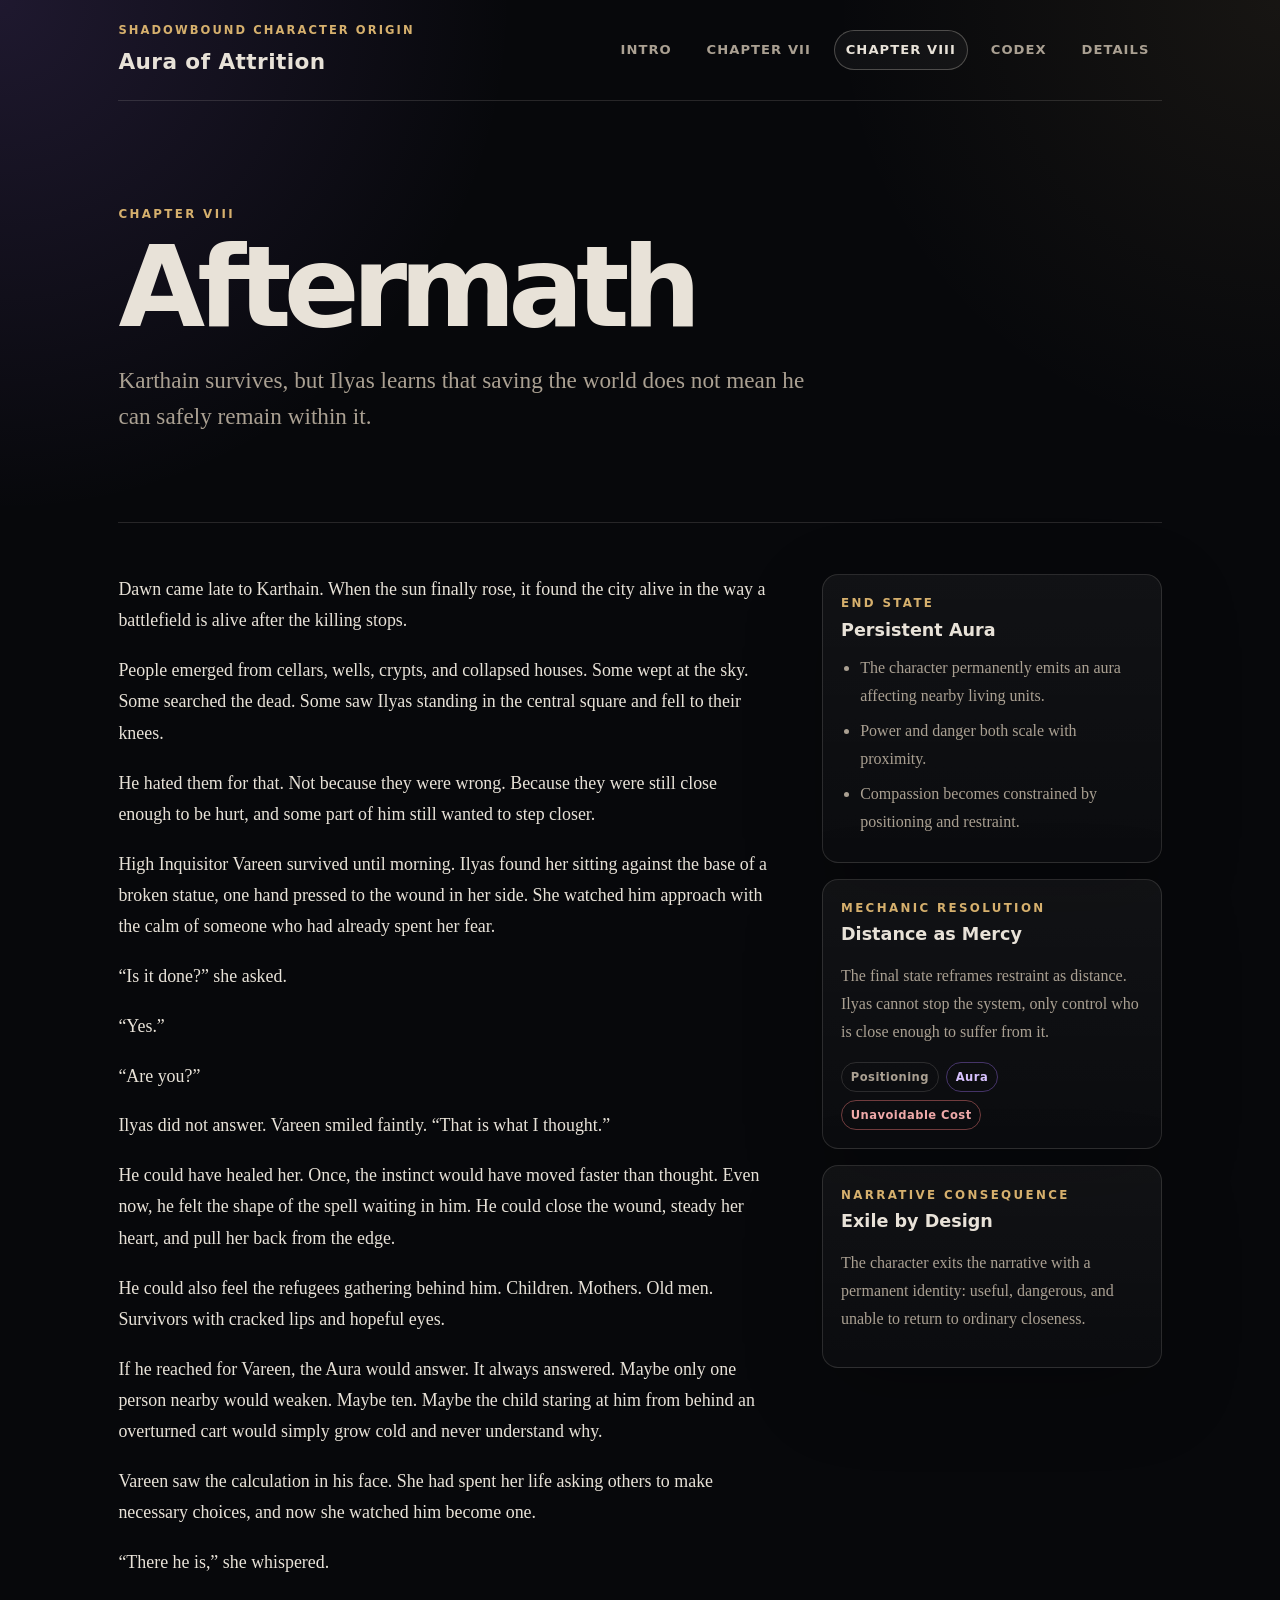
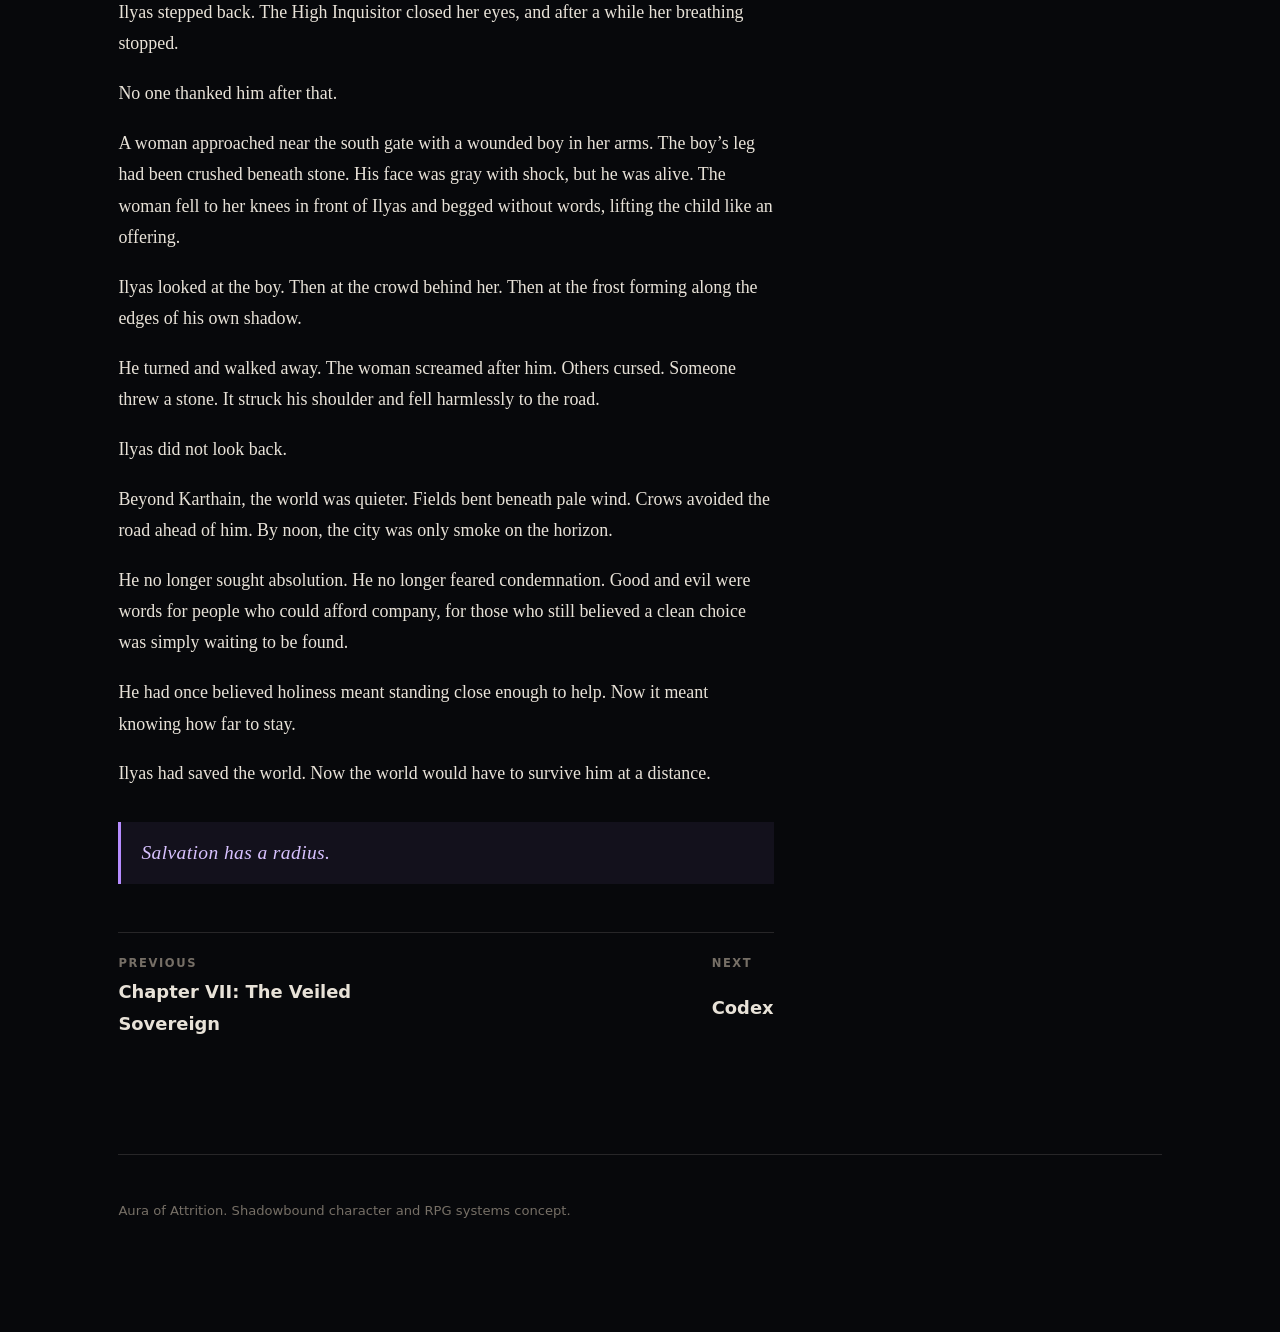
<file: chapter-8.html>
<!doctype html>
<html lang="en">
  <head>
    <meta charset="UTF-8" />
    <meta name="viewport" content="width=device-width, initial-scale=1.0" />
    <title>Chapter VIII: Aftermath | Aura of Attrition</title>
    <link rel="stylesheet" href="styles.css" />
  </head>
  <body>
    <div class="page-shell" id="top">
      <header class="site-header">
        <a
          class="site-brand"
          href="index.html"
          aria-label="Aura of Attrition home"
        >
          <span class="site-brand__eyebrow">Shadowbound Character Origin</span>
          <span class="site-brand__title">Aura of Attrition</span>
        </a>

        <nav class="site-nav" aria-label="Primary navigation">
          <a href="index.html">Intro</a>
          <a href="chapter-7.html">Chapter VII</a>
          <a href="chapter-8.html" aria-current="page">Chapter VIII</a>
          <a href="codex.html">Codex</a>
          <a href="details.html">Details</a>
        </nav>
      </header>

      <main>
        <section class="hero" aria-labelledby="page-title">
          <div class="hero__kicker">Chapter VIII</div>
          <h1 id="page-title">Aftermath</h1>
          <p class="hero__subtitle">
            Karthain survives, but Ilyas learns that saving the world does not
            mean he can safely remain within it.
          </p>
        </section>

        <section class="section" id="chapter-8" aria-labelledby="chapter-title">
          <div class="chapter-layout">
            <article class="chapter-body">
              <p>
                Dawn came late to Karthain. When the sun finally rose, it found
                the city alive in the way a battlefield is alive after the
                killing stops.
              </p>

              <p>
                People emerged from cellars, wells, crypts, and collapsed
                houses. Some wept at the sky. Some searched the dead. Some saw
                Ilyas standing in the central square and fell to their knees.
              </p>

              <p>
                He hated them for that. Not because they were wrong. Because
                they were still close enough to be hurt, and some part of him
                still wanted to step closer.
              </p>

              <p>
                High Inquisitor Vareen survived until morning. Ilyas found her
                sitting against the base of a broken statue, one hand pressed to
                the wound in her side. She watched him approach with the calm of
                someone who had already spent her fear.
              </p>

              <p>“Is it done?” she asked.</p>

              <p>“Yes.”</p>

              <p>“Are you?”</p>

              <p>
                Ilyas did not answer. Vareen smiled faintly. “That is what I
                thought.”
              </p>

              <p>
                He could have healed her. Once, the instinct would have moved
                faster than thought. Even now, he felt the shape of the spell
                waiting in him. He could close the wound, steady her heart, and
                pull her back from the edge.
              </p>

              <p>
                He could also feel the refugees gathering behind him. Children.
                Mothers. Old men. Survivors with cracked lips and hopeful eyes.
              </p>

              <p>
                If he reached for Vareen, the Aura would answer. It always
                answered. Maybe only one person nearby would weaken. Maybe ten.
                Maybe the child staring at him from behind an overturned cart
                would simply grow cold and never understand why.
              </p>

              <p>
                Vareen saw the calculation in his face. She had spent her life
                asking others to make necessary choices, and now she watched him
                become one.
              </p>

              <p>“There he is,” she whispered.</p>

              <p>
                Ilyas stepped back. The High Inquisitor closed her eyes, and
                after a while her breathing stopped.
              </p>

              <p>No one thanked him after that.</p>

              <p>
                A woman approached near the south gate with a wounded boy in her
                arms. The boy’s leg had been crushed beneath stone. His face was
                gray with shock, but he was alive. The woman fell to her knees
                in front of Ilyas and begged without words, lifting the child
                like an offering.
              </p>

              <p>
                Ilyas looked at the boy. Then at the crowd behind her. Then at
                the frost forming along the edges of his own shadow.
              </p>

              <p>
                He turned and walked away. The woman screamed after him. Others
                cursed. Someone threw a stone. It struck his shoulder and fell
                harmlessly to the road.
              </p>

              <p>Ilyas did not look back.</p>

              <p>
                Beyond Karthain, the world was quieter. Fields bent beneath pale
                wind. Crows avoided the road ahead of him. By noon, the city was
                only smoke on the horizon.
              </p>

              <p>
                He no longer sought absolution. He no longer feared
                condemnation. Good and evil were words for people who could
                afford company, for those who still believed a clean choice was
                simply waiting to be found.
              </p>

              <p>
                He had once believed holiness meant standing close enough to
                help. Now it meant knowing how far to stay.
              </p>

              <p>
                Ilyas had saved the world. Now the world would have to survive
                him at a distance.
              </p>

              <blockquote>Salvation has a radius.</blockquote>

              <div class="chapter-pagination">
                <a href="chapter-7.html">
                  <span>Previous</span>
                  Chapter VII: The Veiled Sovereign
                </a>
                <a href="codex.html">
                  <span>Next</span>
                  Codex
                </a>
              </div>
            </article>

            <aside
              class="chapter-sidebar"
              aria-label="Gameplay notes for Chapter VIII"
            >
              <div class="game-card">
                <div class="game-label">End State</div>
                <h3>Persistent Aura</h3>
                <ul>
                  <li>
                    The character permanently emits an aura affecting nearby
                    living units.
                  </li>
                  <li>Power and danger both scale with proximity.</li>
                  <li>
                    Compassion becomes constrained by positioning and restraint.
                  </li>
                </ul>
              </div>

              <div class="game-card">
                <div class="game-label">Mechanic Resolution</div>
                <h3>Distance as Mercy</h3>
                <p>
                  The final state reframes restraint as distance. Ilyas cannot
                  stop the system, only control who is close enough to suffer
                  from it.
                </p>
                <div class="mechanic-tag-list">
                  <span class="mechanic-tag">Positioning</span>
                  <span class="mechanic-tag mechanic-tag--shadow">Aura</span>
                  <span class="mechanic-tag mechanic-tag--danger"
                    >Unavoidable Cost</span
                  >
                </div>
              </div>

              <div class="game-card">
                <div class="game-label">Narrative Consequence</div>
                <h3>Exile by Design</h3>
                <p>
                  The character exits the narrative with a permanent identity:
                  useful, dangerous, and unable to return to ordinary closeness.
                </p>
              </div>
            </aside>
          </div>
        </section>
      </main>

      <footer class="site-footer">
        <p>Aura of Attrition. Shadowbound character and RPG systems concept.</p>
      </footer>
    </div>
  </body>
</html>
</file>
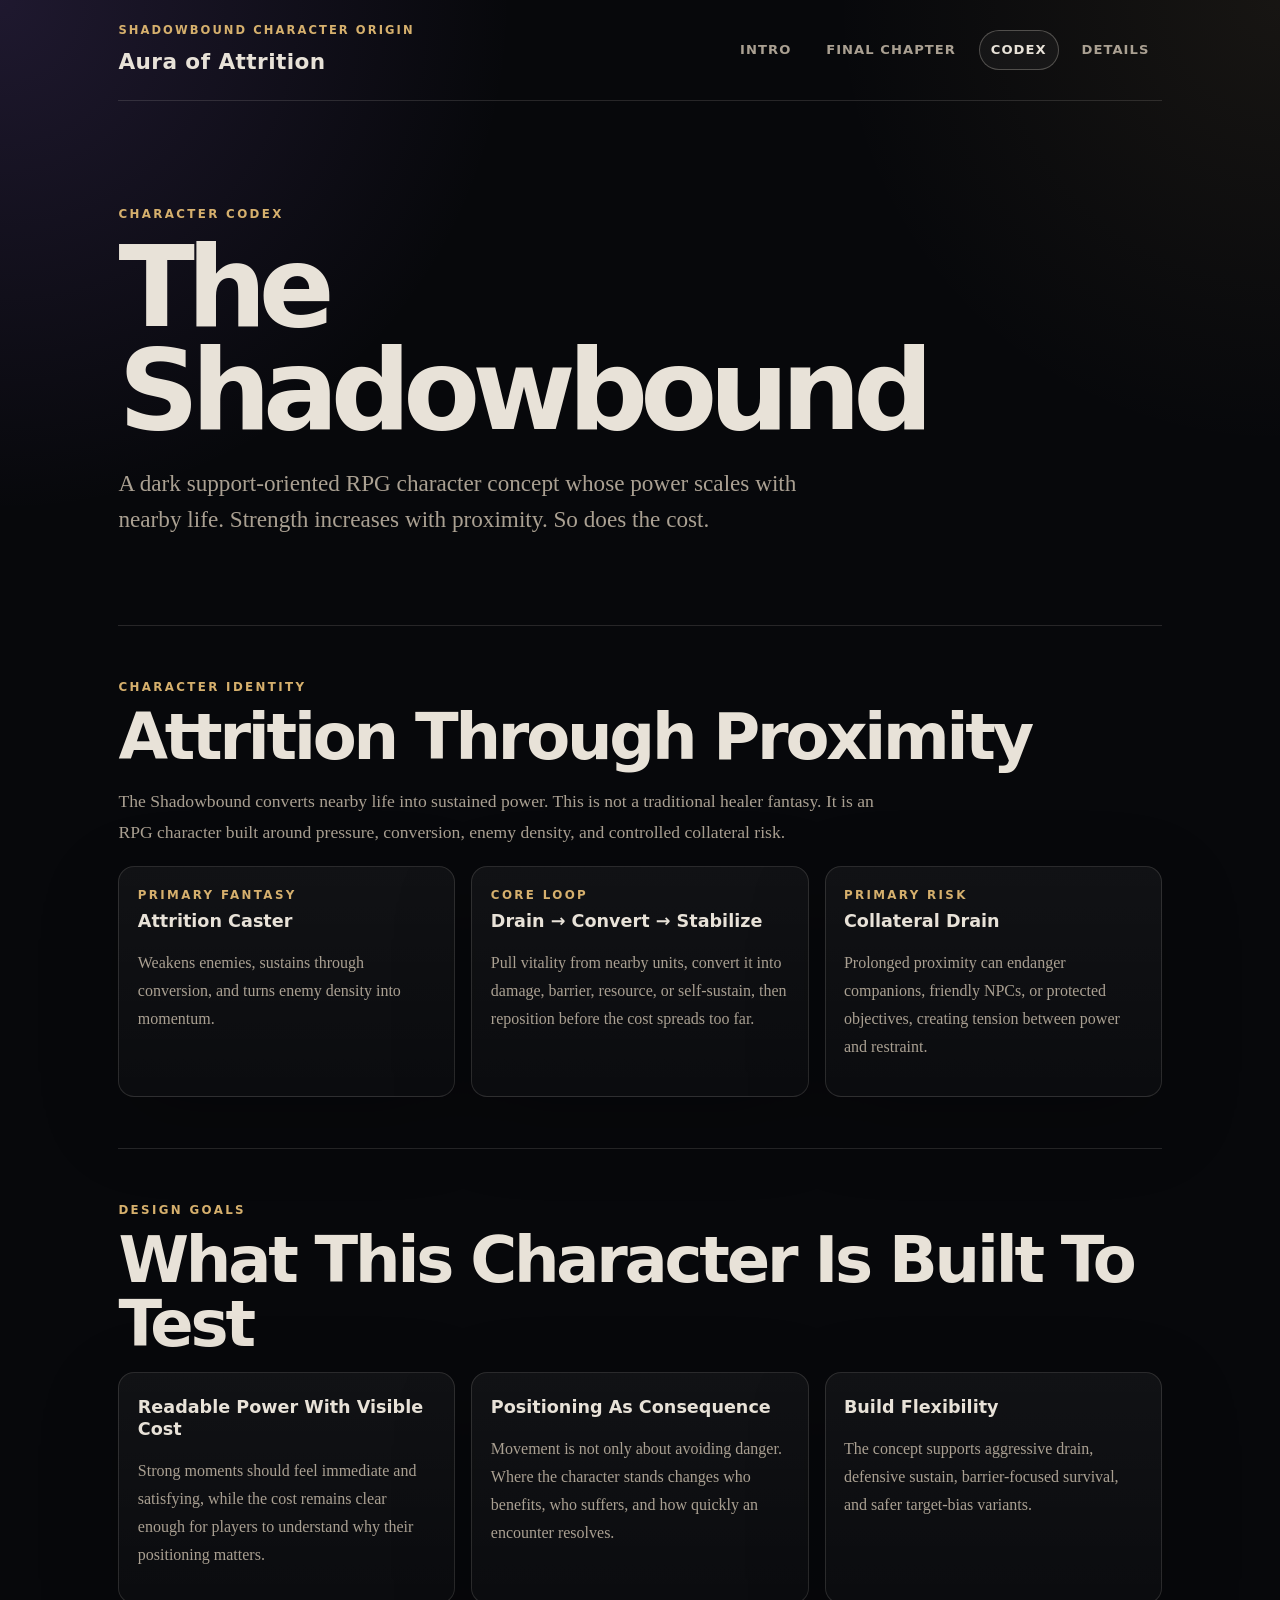
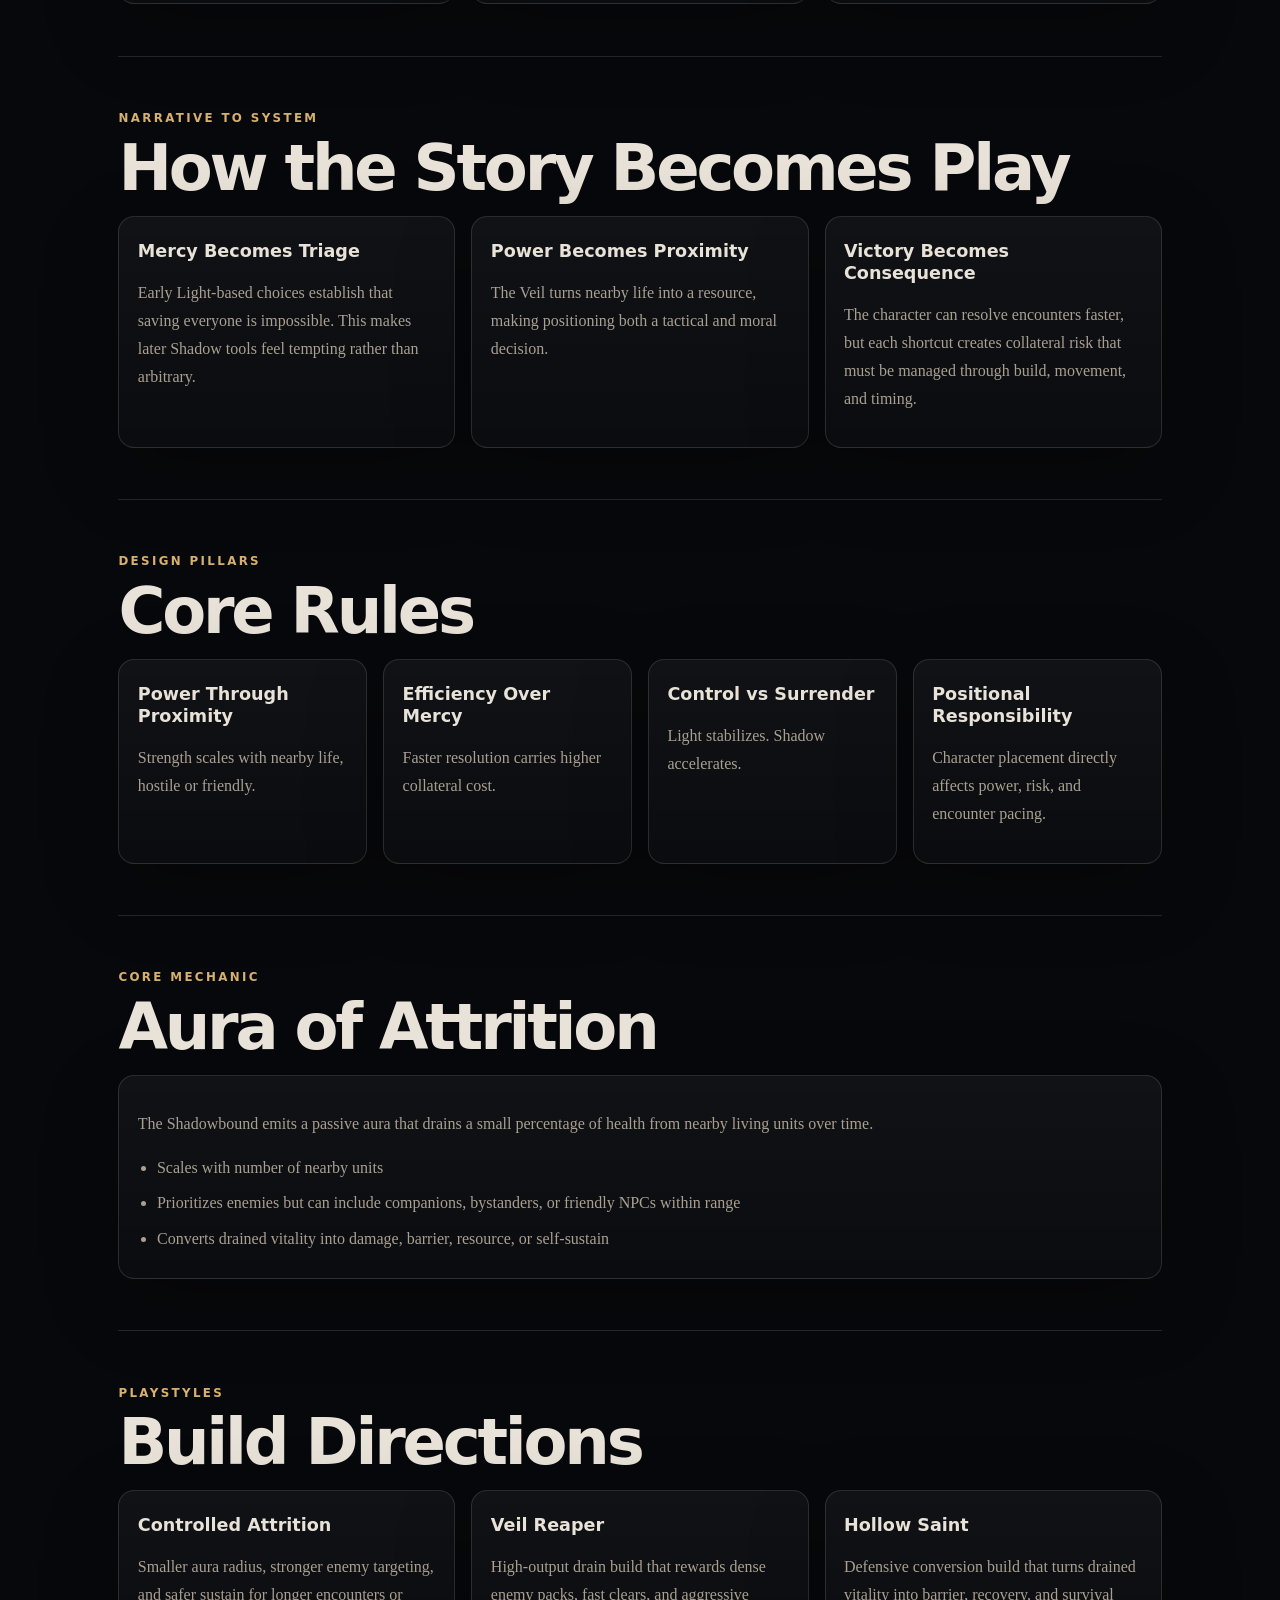
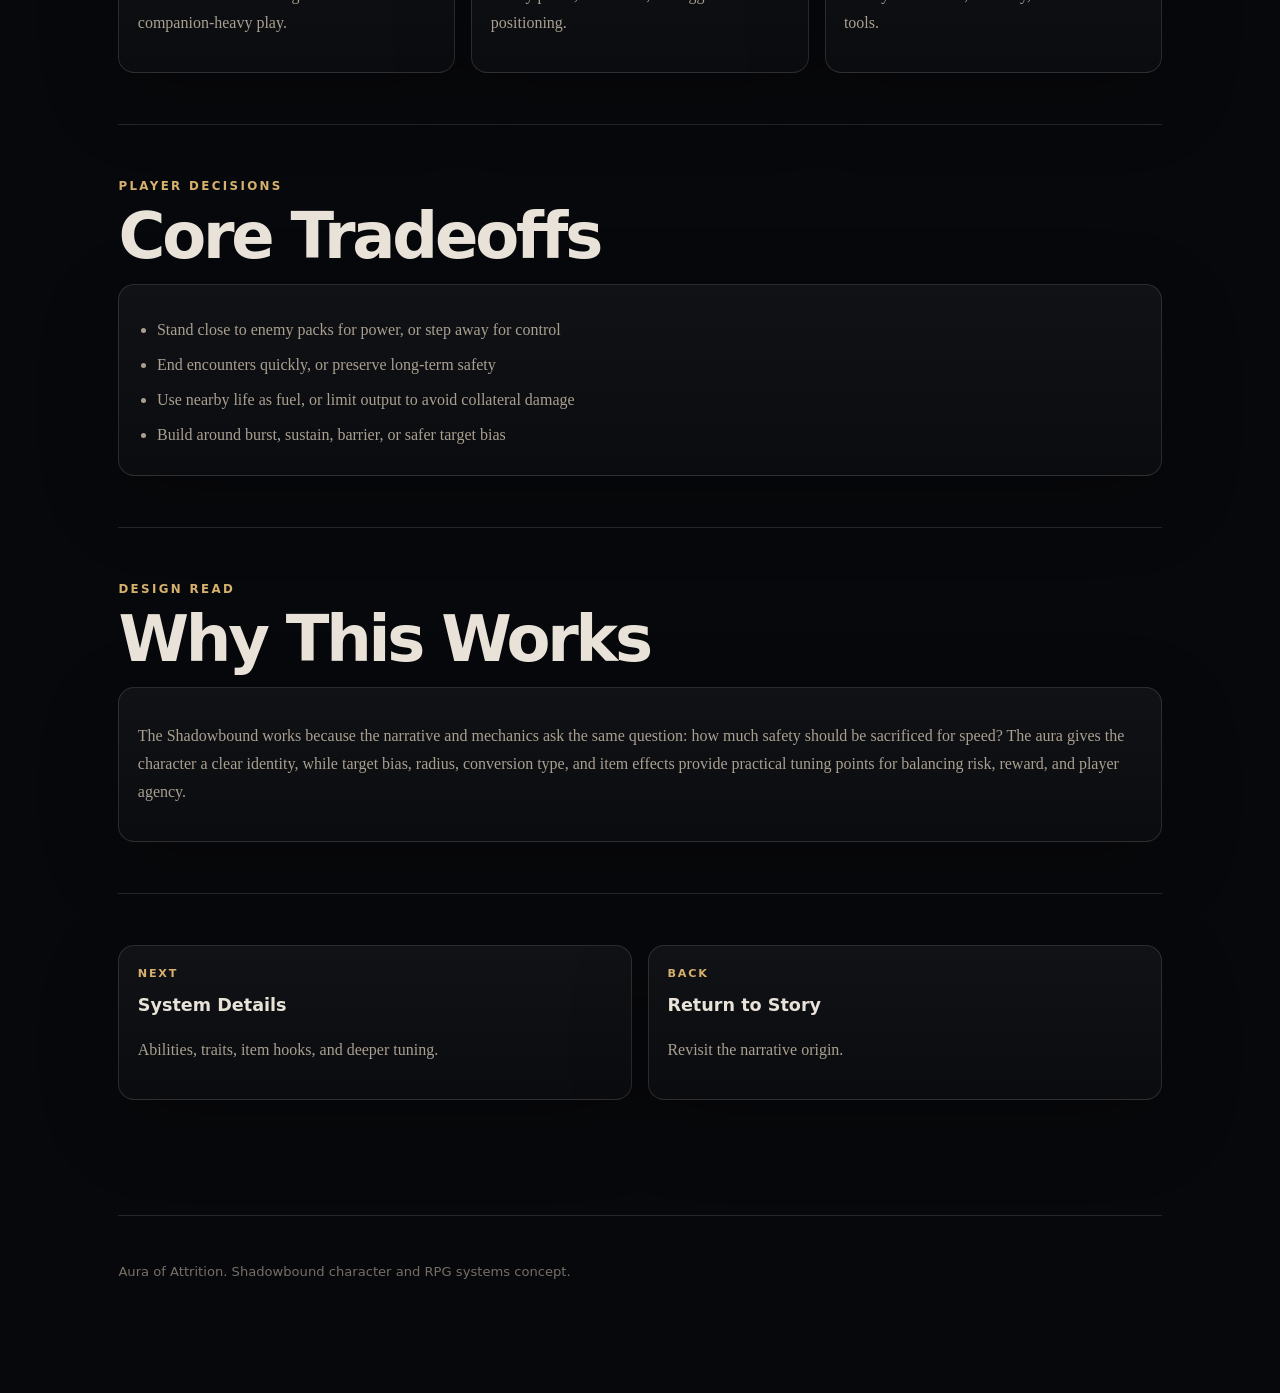
<file: codex.html>
<!doctype html>
<html lang="en">
  <head>
    <meta charset="UTF-8" />
    <meta name="viewport" content="width=device-width, initial-scale=1.0" />
    <title>Character Codex | Aura of Attrition</title>
    <link rel="stylesheet" href="styles.css" />
  </head>
  <body>
    <div class="page-shell" id="top">
      <header class="site-header">
        <a class="site-brand" href="index.html">
          <span class="site-brand__eyebrow">Shadowbound Character Origin</span>
          <span class="site-brand__title">Aura of Attrition</span>
        </a>

        <nav class="site-nav" aria-label="Primary navigation">
          <a href="index.html">Intro</a>
          <a href="chapter-8.html">Final Chapter</a>
          <a href="codex.html" aria-current="page">Codex</a>
          <a href="details.html">Details</a>
        </nav>
      </header>

      <main>
        <!-- HERO -->
        <section class="hero" aria-labelledby="page-title">
          <div class="hero__kicker">Character Codex</div>
          <h1 id="page-title">The Shadowbound</h1>
          <p class="hero__subtitle">
            A dark support-oriented RPG character concept whose power scales
            with nearby life. Strength increases with proximity. So does the
            cost.
          </p>
        </section>

        <!-- CHARACTER IDENTITY -->
        <section class="section">
          <div class="section-kicker">Character Identity</div>
          <h2>Attrition Through Proximity</h2>
          <p class="section-intro">
            The Shadowbound converts nearby life into sustained power. This is
            not a traditional healer fantasy. It is an RPG character built
            around pressure, conversion, enemy density, and controlled
            collateral risk.
          </p>

          <div class="card-grid">
            <div class="card">
              <div class="game-label">Primary Fantasy</div>
              <h3>Attrition Caster</h3>
              <p>
                Weakens enemies, sustains through conversion, and turns enemy
                density into momentum.
              </p>
            </div>

            <div class="card">
              <div class="game-label">Core Loop</div>
              <h3>Drain → Convert → Stabilize</h3>
              <p>
                Pull vitality from nearby units, convert it into damage,
                barrier, resource, or self-sustain, then reposition before the
                cost spreads too far.
              </p>
            </div>

            <div class="card">
              <div class="game-label">Primary Risk</div>
              <h3>Collateral Drain</h3>
              <p>
                Prolonged proximity can endanger companions, friendly NPCs, or
                protected objectives, creating tension between power and
                restraint.
              </p>
            </div>
          </div>
        </section>

        <!-- DESIGN GOALS -->
        <section class="section">
          <div class="section-kicker">Design Goals</div>
          <h2>What This Character Is Built To Test</h2>

          <div class="card-grid">
            <div class="card">
              <h3>Readable Power With Visible Cost</h3>
              <p>
                Strong moments should feel immediate and satisfying, while the
                cost remains clear enough for players to understand why their
                positioning matters.
              </p>
            </div>

            <div class="card">
              <h3>Positioning As Consequence</h3>
              <p>
                Movement is not only about avoiding danger. Where the character
                stands changes who benefits, who suffers, and how quickly an
                encounter resolves.
              </p>
            </div>

            <div class="card">
              <h3>Build Flexibility</h3>
              <p>
                The concept supports aggressive drain, defensive sustain,
                barrier-focused survival, and safer target-bias variants.
              </p>
            </div>
          </div>
        </section>

        <!-- NARRATIVE TO SYSTEM -->
        <section class="section">
          <div class="section-kicker">Narrative to System</div>
          <h2>How the Story Becomes Play</h2>

          <div class="card-grid">
            <div class="card">
              <h3>Mercy Becomes Triage</h3>
              <p>
                Early Light-based choices establish that saving everyone is
                impossible. This makes later Shadow tools feel tempting rather
                than arbitrary.
              </p>
            </div>

            <div class="card">
              <h3>Power Becomes Proximity</h3>
              <p>
                The Veil turns nearby life into a resource, making positioning
                both a tactical and moral decision.
              </p>
            </div>

            <div class="card">
              <h3>Victory Becomes Consequence</h3>
              <p>
                The character can resolve encounters faster, but each shortcut
                creates collateral risk that must be managed through build,
                movement, and timing.
              </p>
            </div>
          </div>
        </section>

        <!-- DESIGN PILLARS -->
        <section class="section">
          <div class="section-kicker">Design Pillars</div>
          <h2>Core Rules</h2>

          <div class="card-grid">
            <div class="game-card">
              <h3>Power Through Proximity</h3>
              <p>Strength scales with nearby life, hostile or friendly.</p>
            </div>

            <div class="game-card">
              <h3>Efficiency Over Mercy</h3>
              <p>Faster resolution carries higher collateral cost.</p>
            </div>

            <div class="game-card">
              <h3>Control vs Surrender</h3>
              <p>Light stabilizes. Shadow accelerates.</p>
            </div>

            <div class="game-card">
              <h3>Positional Responsibility</h3>
              <p>
                Character placement directly affects power, risk, and encounter
                pacing.
              </p>
            </div>
          </div>
        </section>

        <!-- CORE MECHANIC -->
        <section class="section">
          <div class="section-kicker">Core Mechanic</div>
          <h2>Aura of Attrition</h2>

          <div class="card">
            <p>
              The Shadowbound emits a passive aura that drains a small
              percentage of health from nearby living units over time.
            </p>
            <ul>
              <li>Scales with number of nearby units</li>
              <li>
                Prioritizes enemies but can include companions, bystanders, or
                friendly NPCs within range
              </li>
              <li>
                Converts drained vitality into damage, barrier, resource, or
                self-sustain
              </li>
            </ul>
          </div>
        </section>

        <!-- PLAYSTYLE VARIANTS -->
        <section class="section">
          <div class="section-kicker">Playstyles</div>
          <h2>Build Directions</h2>

          <div class="card-grid">
            <div class="card">
              <h3>Controlled Attrition</h3>
              <p>
                Smaller aura radius, stronger enemy targeting, and safer sustain
                for longer encounters or companion-heavy play.
              </p>
            </div>

            <div class="card">
              <h3>Veil Reaper</h3>
              <p>
                High-output drain build that rewards dense enemy packs, fast
                clears, and aggressive positioning.
              </p>
            </div>

            <div class="card">
              <h3>Hollow Saint</h3>
              <p>
                Defensive conversion build that turns drained vitality into
                barrier, recovery, and survival tools.
              </p>
            </div>
          </div>
        </section>

        <!-- PLAYER DECISIONS -->
        <section class="section">
          <div class="section-kicker">Player Decisions</div>
          <h2>Core Tradeoffs</h2>

          <div class="card">
            <ul>
              <li>
                Stand close to enemy packs for power, or step away for control
              </li>
              <li>End encounters quickly, or preserve long-term safety</li>
              <li>
                Use nearby life as fuel, or limit output to avoid collateral
                damage
              </li>
              <li>
                Build around burst, sustain, barrier, or safer target bias
              </li>
            </ul>
          </div>
        </section>

        <!-- WHY THIS WORKS -->
        <section class="section">
          <div class="section-kicker">Design Read</div>
          <h2>Why This Works</h2>

          <div class="card">
            <p>
              The Shadowbound works because the narrative and mechanics ask the
              same question: how much safety should be sacrificed for speed? The
              aura gives the character a clear identity, while target bias,
              radius, conversion type, and item effects provide practical tuning
              points for balancing risk, reward, and player agency.
            </p>
          </div>
        </section>

        <!-- NAV -->
        <section class="section">
          <div class="card-grid">
            <a class="nav-card" href="details.html">
              <span>Next</span>
              <strong>System Details</strong>
              <p>Abilities, traits, item hooks, and deeper tuning.</p>
            </a>

            <a class="nav-card" href="index.html">
              <span>Back</span>
              <strong>Return to Story</strong>
              <p>Revisit the narrative origin.</p>
            </a>
          </div>
        </section>
      </main>

      <footer class="site-footer">
        <p>Aura of Attrition. Shadowbound character and RPG systems concept.</p>
      </footer>
    </div>
  </body>
</html>
</file>
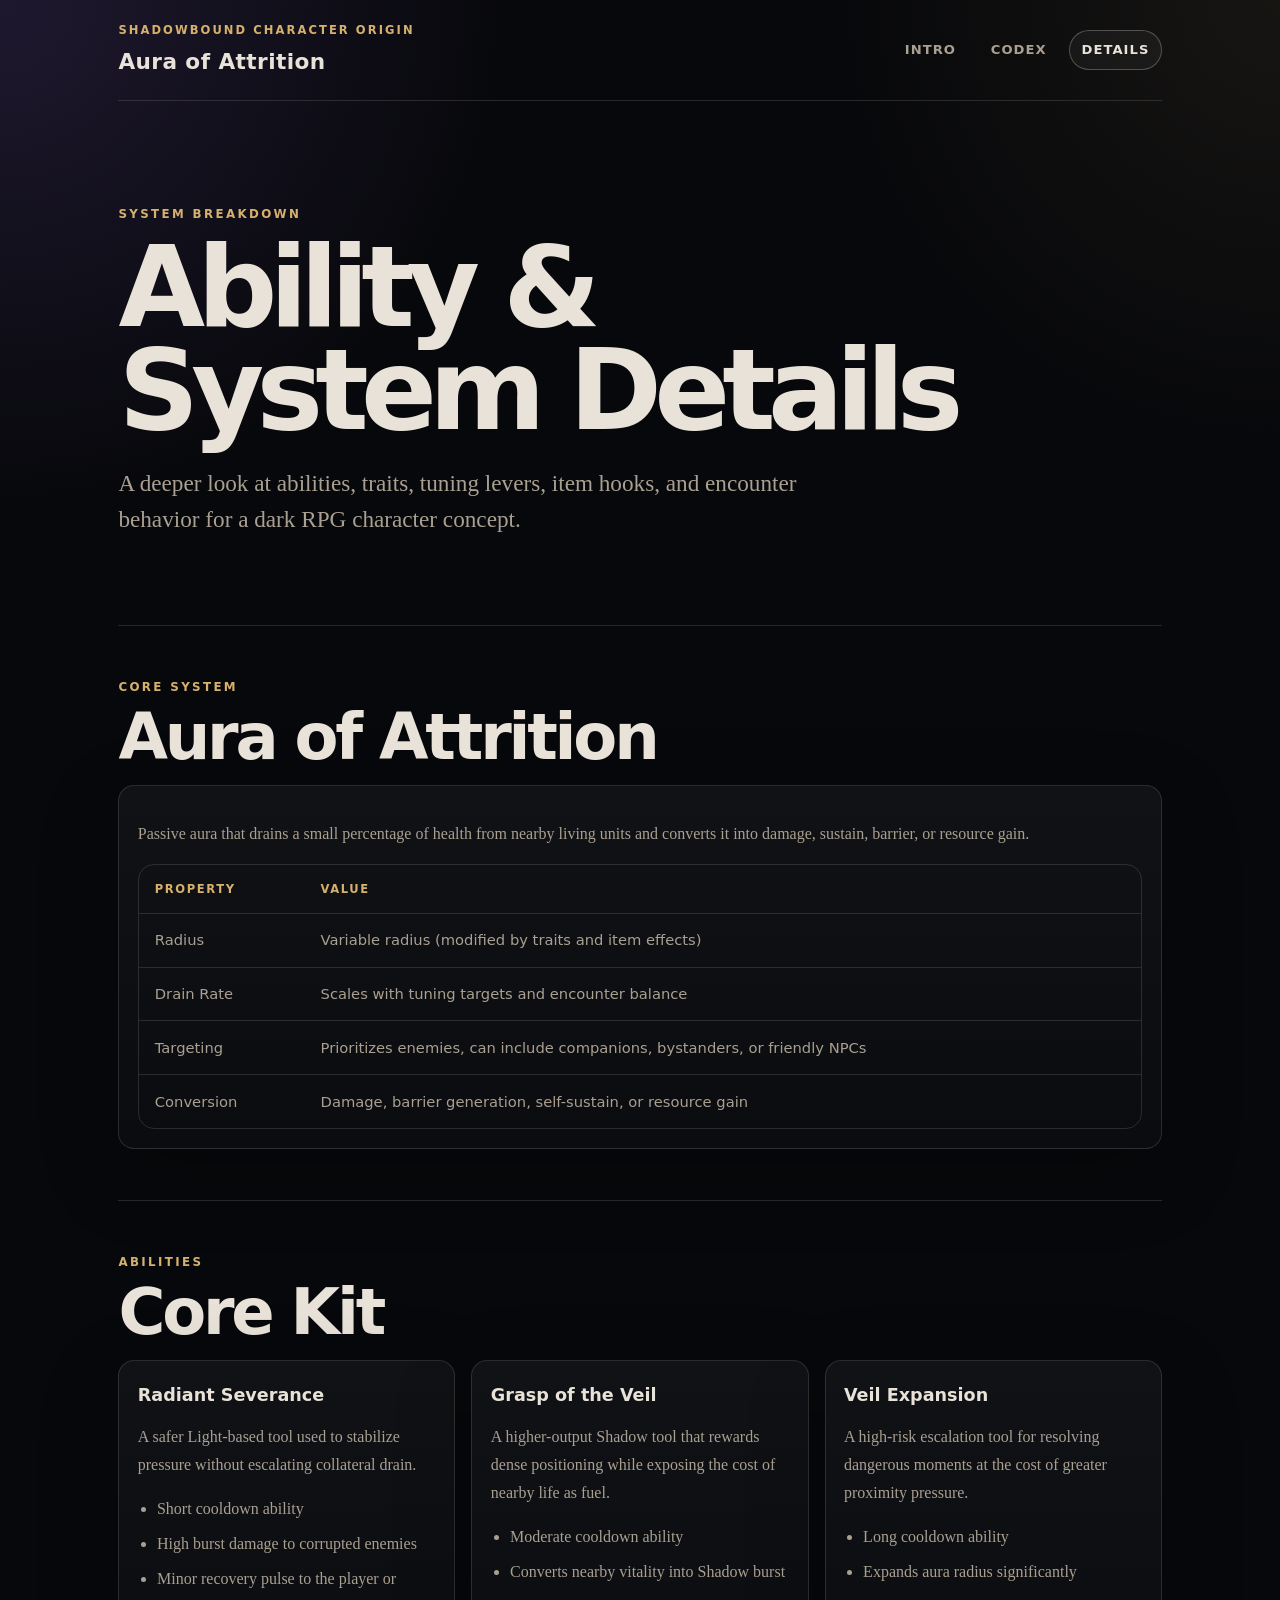
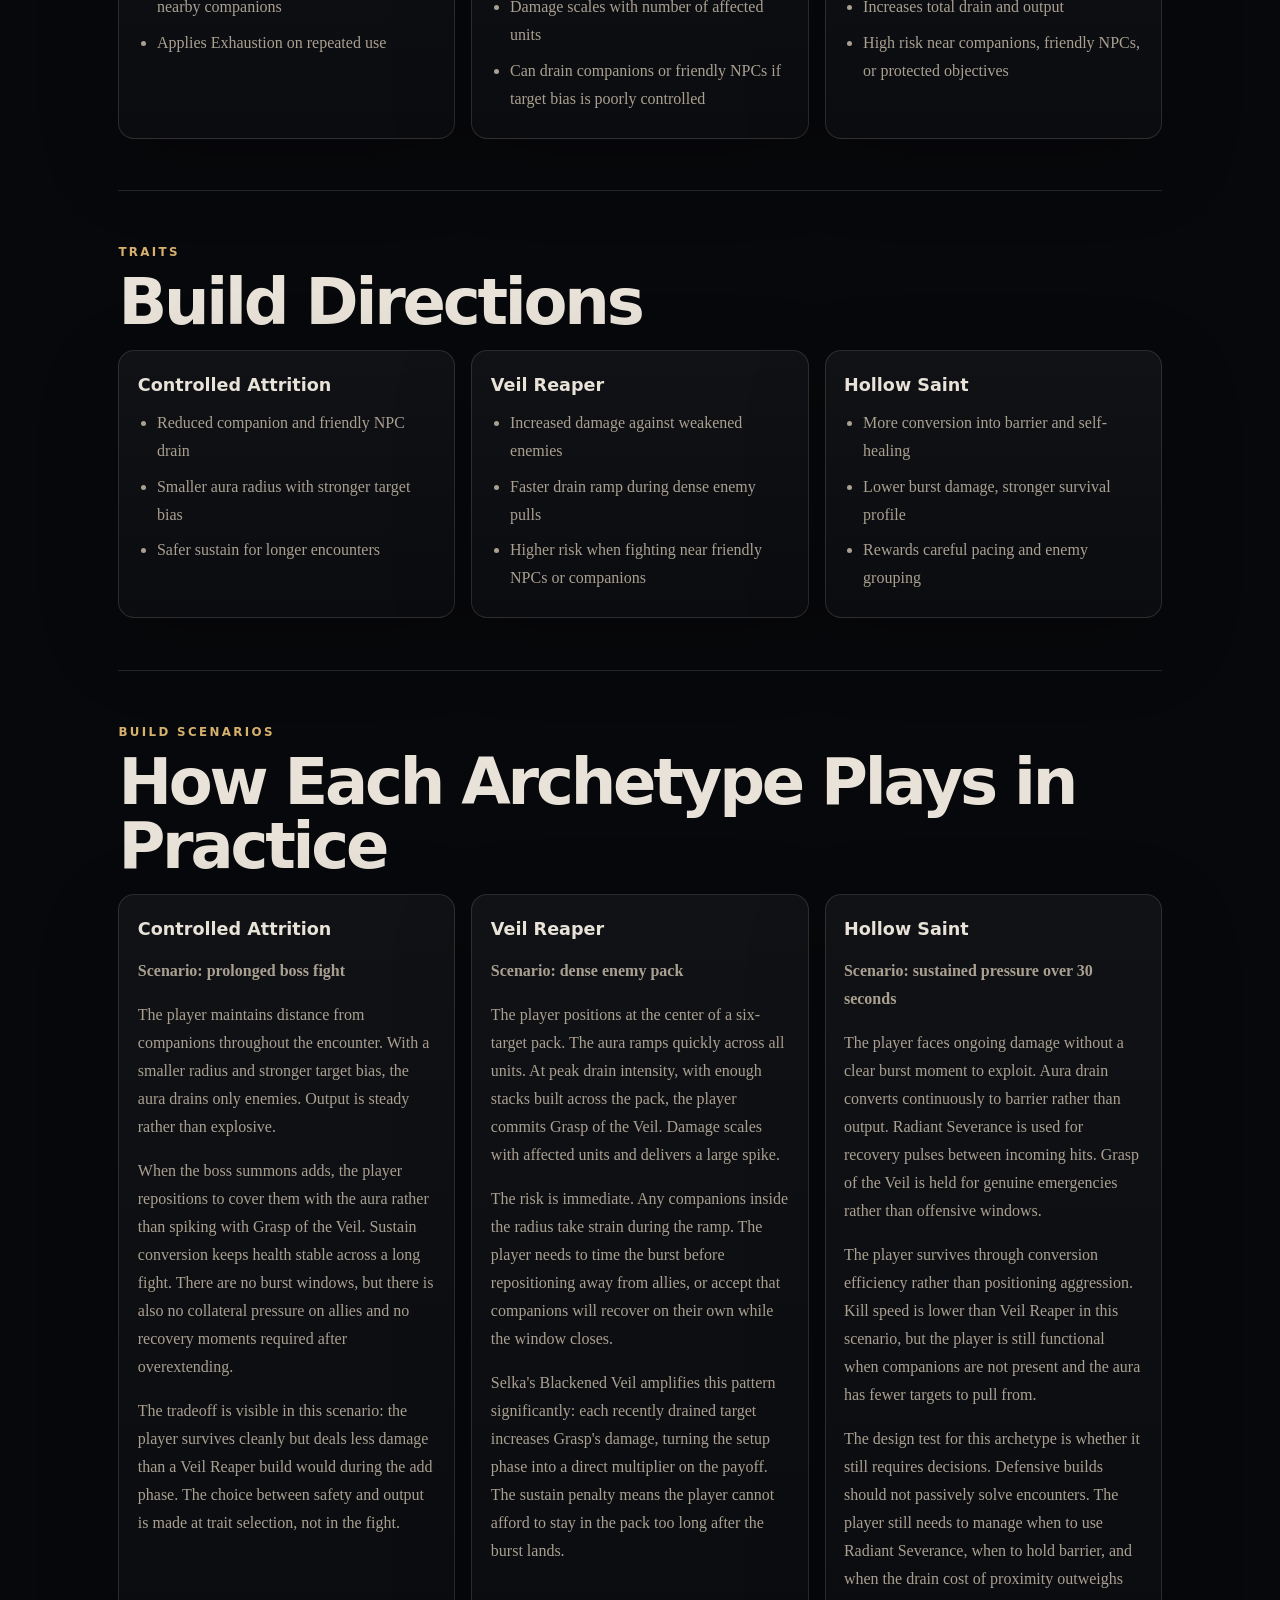
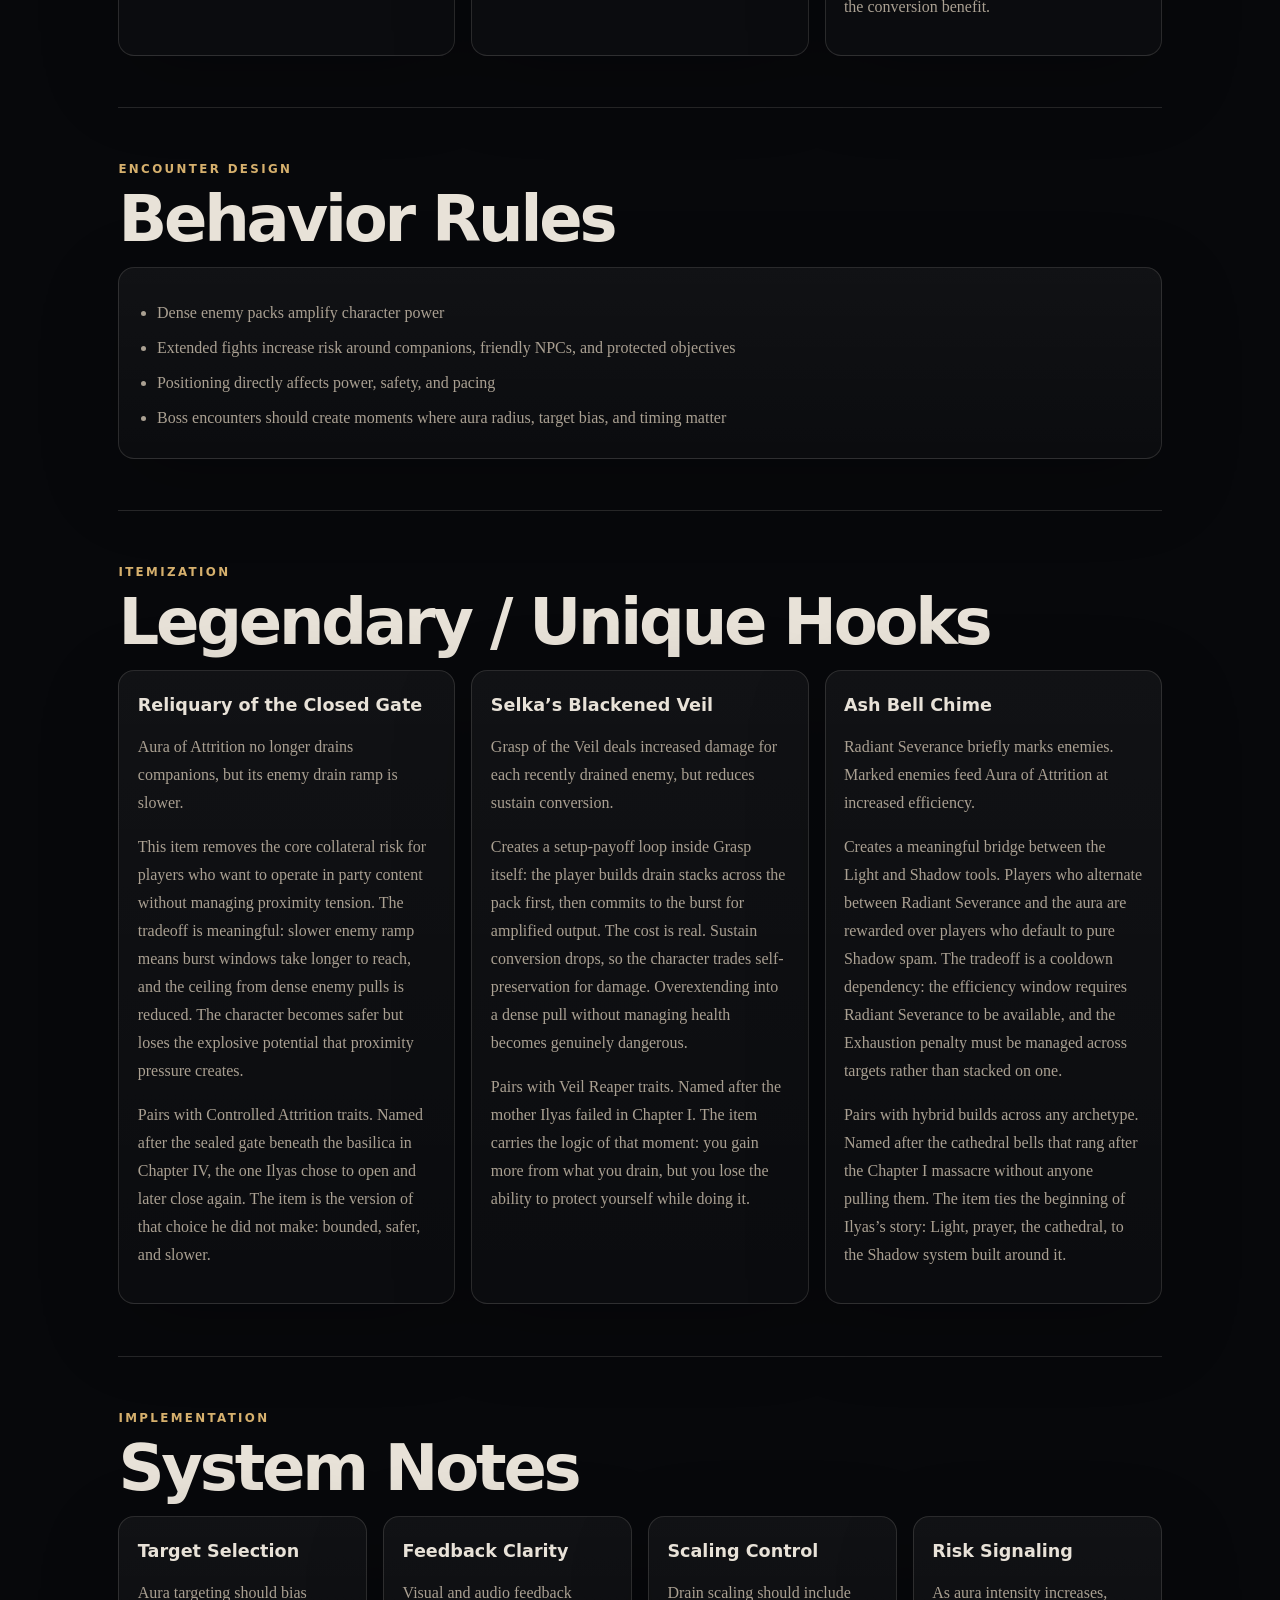
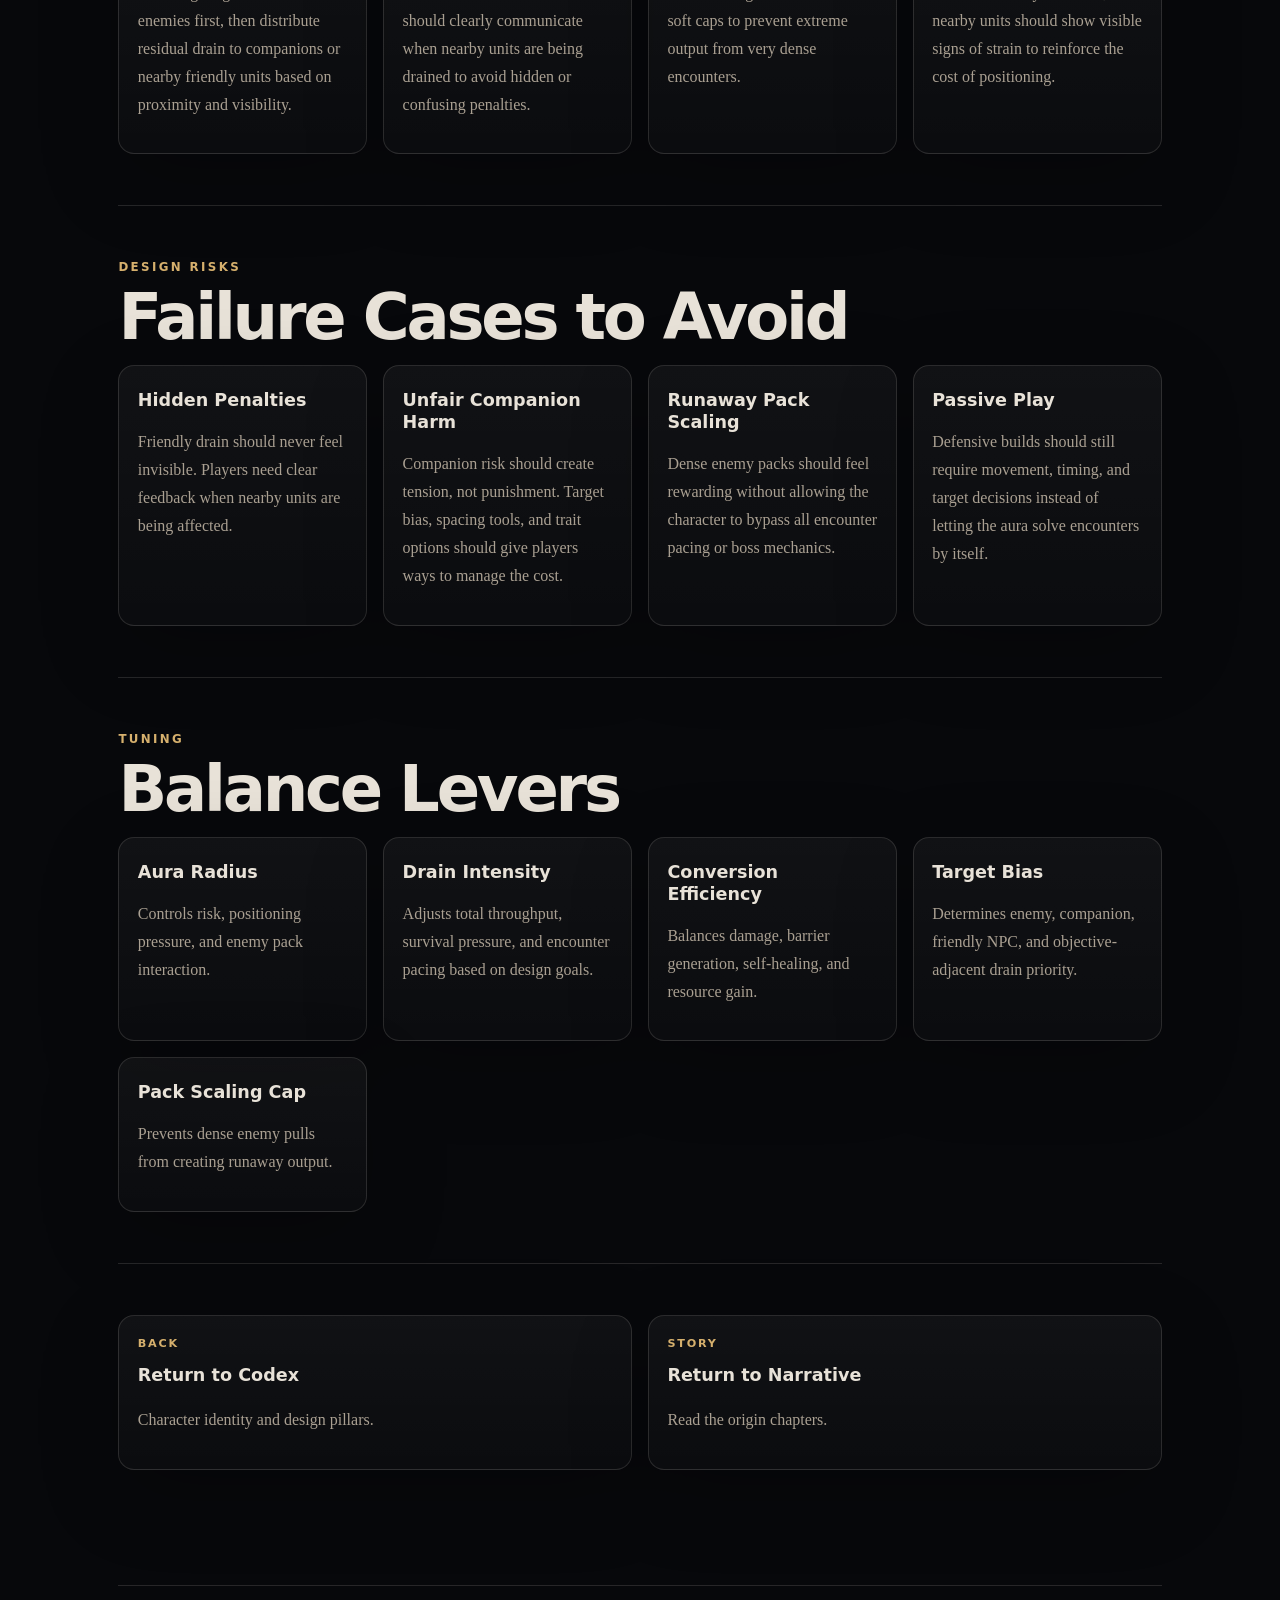
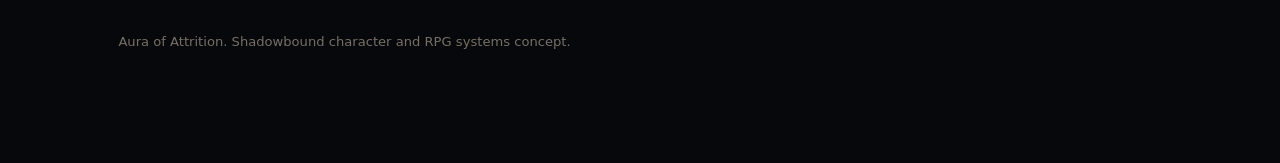
<file: details.html>
<!doctype html>
<html lang="en">
  <head>
    <meta charset="UTF-8" />
    <meta name="viewport" content="width=device-width, initial-scale=1.0" />
    <title>System Details | Aura of Attrition</title>
    <link rel="stylesheet" href="styles.css" />
  </head>
  <body>
    <div class="page-shell" id="top">
      <header class="site-header">
        <a class="site-brand" href="index.html">
          <span class="site-brand__eyebrow">Shadowbound Character Origin</span>
          <span class="site-brand__title">Aura of Attrition</span>
        </a>

        <nav class="site-nav" aria-label="Primary navigation">
          <a href="index.html">Intro</a>
          <a href="codex.html">Codex</a>
          <a href="details.html" aria-current="page">Details</a>
        </nav>
      </header>

      <main>
        <!-- HERO -->
        <section class="hero" aria-labelledby="page-title">
          <div class="hero__kicker">System Breakdown</div>
          <h1 id="page-title">Ability & System Details</h1>
          <p class="hero__subtitle">
            A deeper look at abilities, traits, tuning levers, item hooks, and
            encounter behavior for a dark RPG character concept.
          </p>
        </section>

        <!-- CORE SYSTEM -->
        <section class="section">
          <div class="section-kicker">Core System</div>
          <h2>Aura of Attrition</h2>

          <div class="card">
            <p>
              Passive aura that drains a small percentage of health from nearby
              living units and converts it into damage, sustain, barrier, or
              resource gain.
            </p>

            <div class="table-wrap">
              <table>
                <thead>
                  <tr>
                    <th>Property</th>
                    <th>Value</th>
                  </tr>
                </thead>
                <tbody>
                  <tr>
                    <td>Radius</td>
                    <td>
                      Variable radius (modified by traits and item effects)
                    </td>
                  </tr>
                  <tr>
                    <td>Drain Rate</td>
                    <td>Scales with tuning targets and encounter balance</td>
                  </tr>
                  <tr>
                    <td>Targeting</td>
                    <td>
                      Prioritizes enemies, can include companions, bystanders,
                      or friendly NPCs
                    </td>
                  </tr>
                  <tr>
                    <td>Conversion</td>
                    <td>
                      Damage, barrier generation, self-sustain, or resource gain
                    </td>
                  </tr>
                </tbody>
              </table>
            </div>
          </div>
        </section>

        <!-- CORE ABILITIES -->
        <section class="section">
          <div class="section-kicker">Abilities</div>
          <h2>Core Kit</h2>

          <div class="card-grid">
            <div class="card">
              <h3>Radiant Severance</h3>
              <p>
                A safer Light-based tool used to stabilize pressure without
                escalating collateral drain.
              </p>
              <ul>
                <li>Short cooldown ability</li>
                <li>High burst damage to corrupted enemies</li>
                <li>Minor recovery pulse to the player or nearby companions</li>
                <li>Applies Exhaustion on repeated use</li>
              </ul>
            </div>

            <div class="card">
              <h3>Grasp of the Veil</h3>
              <p>
                A higher-output Shadow tool that rewards dense positioning while
                exposing the cost of nearby life as fuel.
              </p>
              <ul>
                <li>Moderate cooldown ability</li>
                <li>Converts nearby vitality into Shadow burst</li>
                <li>Damage scales with number of affected units</li>
                <li>
                  Can drain companions or friendly NPCs if target bias is poorly
                  controlled
                </li>
              </ul>
            </div>

            <div class="card">
              <h3>Veil Expansion</h3>
              <p>
                A high-risk escalation tool for resolving dangerous moments at
                the cost of greater proximity pressure.
              </p>
              <ul>
                <li>Long cooldown ability</li>
                <li>Expands aura radius significantly</li>
                <li>Increases total drain and output</li>
                <li>
                  High risk near companions, friendly NPCs, or protected
                  objectives
                </li>
              </ul>
            </div>
          </div>
        </section>

        <!-- TRAIT DIRECTION -->
        <section class="section">
          <div class="section-kicker">Traits</div>
          <h2>Build Directions</h2>

          <div class="card-grid">
            <div class="card">
              <h3>Controlled Attrition</h3>
              <ul>
                <li>Reduced companion and friendly NPC drain</li>
                <li>Smaller aura radius with stronger target bias</li>
                <li>Safer sustain for longer encounters</li>
              </ul>
            </div>

            <div class="card">
              <h3>Veil Reaper</h3>
              <ul>
                <li>Increased damage against weakened enemies</li>
                <li>Faster drain ramp during dense enemy pulls</li>
                <li>
                  Higher risk when fighting near friendly NPCs or companions
                </li>
              </ul>
            </div>

            <div class="card">
              <h3>Hollow Saint</h3>
              <ul>
                <li>More conversion into barrier and self-healing</li>
                <li>Lower burst damage, stronger survival profile</li>
                <li>Rewards careful pacing and enemy grouping</li>
              </ul>
            </div>
          </div>
        </section>

        <!-- BUILD SCENARIOS -->
        <section class="section">
          <div class="section-kicker">Build Scenarios</div>
          <h2>How Each Archetype Plays in Practice</h2>

          <div class="card-grid">
            <div class="card">
              <h3>Controlled Attrition</h3>
              <p><strong>Scenario: prolonged boss fight</strong></p>
              <p>
                The player maintains distance from companions throughout the
                encounter. With a smaller radius and stronger target bias, the
                aura drains only enemies. Output is steady rather than
                explosive.
              </p>
              <p>
                When the boss summons adds, the player repositions to cover them
                with the aura rather than spiking with Grasp of the Veil.
                Sustain conversion keeps health stable across a long fight.
                There are no burst windows, but there is also no collateral
                pressure on allies and no recovery moments required after
                overextending.
              </p>
              <p>
                The tradeoff is visible in this scenario: the player survives
                cleanly but deals less damage than a Veil Reaper build would
                during the add phase. The choice between safety and output is
                made at trait selection, not in the fight.
              </p>
            </div>

            <div class="card">
              <h3>Veil Reaper</h3>
              <p><strong>Scenario: dense enemy pack</strong></p>
              <p>
                The player positions at the center of a six-target pack. The
                aura ramps quickly across all units. At peak drain intensity,
                with enough stacks built across the pack, the player commits
                Grasp of the Veil. Damage scales with affected units and
                delivers a large spike.
              </p>
              <p>
                The risk is immediate. Any companions inside the radius take
                strain during the ramp. The player needs to time the burst
                before repositioning away from allies, or accept that companions
                will recover on their own while the window closes.
              </p>
              <p>
                Selka's Blackened Veil amplifies this pattern significantly:
                each recently drained target increases Grasp's damage, turning
                the setup phase into a direct multiplier on the payoff. The
                sustain penalty means the player cannot afford to stay in the
                pack too long after the burst lands.
              </p>
            </div>

            <div class="card">
              <h3>Hollow Saint</h3>
              <p>
                <strong>Scenario: sustained pressure over 30 seconds</strong>
              </p>
              <p>
                The player faces ongoing damage without a clear burst moment to
                exploit. Aura drain converts continuously to barrier rather than
                output. Radiant Severance is used for recovery pulses between
                incoming hits. Grasp of the Veil is held for genuine emergencies
                rather than offensive windows.
              </p>
              <p>
                The player survives through conversion efficiency rather than
                positioning aggression. Kill speed is lower than Veil Reaper in
                this scenario, but the player is still functional when
                companions are not present and the aura has fewer targets to
                pull from.
              </p>
              <p>
                The design test for this archetype is whether it still requires
                decisions. Defensive builds should not passively solve
                encounters. The player still needs to manage when to use Radiant
                Severance, when to hold barrier, and when the drain cost of
                proximity outweighs the conversion benefit.
              </p>
            </div>
          </div>
        </section>

        <!-- ENCOUNTER DESIGN -->
        <section class="section">
          <div class="section-kicker">Encounter Design</div>
          <h2>Behavior Rules</h2>

          <div class="card">
            <ul>
              <li>Dense enemy packs amplify character power</li>
              <li>
                Extended fights increase risk around companions, friendly NPCs,
                and protected objectives
              </li>
              <li>Positioning directly affects power, safety, and pacing</li>
              <li>
                Boss encounters should create moments where aura radius, target
                bias, and timing matter
              </li>
            </ul>
          </div>
        </section>

        <!-- ITEMIZATION HOOKS -->
        <section class="section">
          <div class="section-kicker">Itemization</div>
          <h2>Legendary / Unique Hooks</h2>

          <div class="card-grid">
            <div class="card">
              <h3>Reliquary of the Closed Gate</h3>
              <p>
                Aura of Attrition no longer drains companions, but its enemy
                drain ramp is slower.
              </p>
              <p>
                This item removes the core collateral risk for players who want
                to operate in party content without managing proximity tension.
                The tradeoff is meaningful: slower enemy ramp means burst
                windows take longer to reach, and the ceiling from dense enemy
                pulls is reduced. The character becomes safer but loses the
                explosive potential that proximity pressure creates.
              </p>
              <p>
                Pairs with Controlled Attrition traits. Named after the sealed
                gate beneath the basilica in Chapter IV, the one Ilyas chose to
                open and later close again. The item is the version of that
                choice he did not make: bounded, safer, and slower.
              </p>
            </div>

            <div class="card">
              <h3>Selka’s Blackened Veil</h3>
              <p>
                Grasp of the Veil deals increased damage for each recently
                drained enemy, but reduces sustain conversion.
              </p>
              <p>
                Creates a setup-payoff loop inside Grasp itself: the player
                builds drain stacks across the pack first, then commits to the
                burst for amplified output. The cost is real. Sustain conversion
                drops, so the character trades self-preservation for damage.
                Overextending into a dense pull without managing health becomes
                genuinely dangerous.
              </p>
              <p>
                Pairs with Veil Reaper traits. Named after the mother Ilyas
                failed in Chapter I. The item carries the logic of that moment:
                you gain more from what you drain, but you lose the ability to
                protect yourself while doing it.
              </p>
            </div>

            <div class="card">
              <h3>Ash Bell Chime</h3>
              <p>
                Radiant Severance briefly marks enemies. Marked enemies feed
                Aura of Attrition at increased efficiency.
              </p>
              <p>
                Creates a meaningful bridge between the Light and Shadow tools.
                Players who alternate between Radiant Severance and the aura are
                rewarded over players who default to pure Shadow spam. The
                tradeoff is a cooldown dependency: the efficiency window
                requires Radiant Severance to be available, and the Exhaustion
                penalty must be managed across targets rather than stacked on
                one.
              </p>
              <p>
                Pairs with hybrid builds across any archetype. Named after the
                cathedral bells that rang after the Chapter I massacre without
                anyone pulling them. The item ties the beginning of Ilyas’s
                story: Light, prayer, the cathedral, to the Shadow system built
                around it.
              </p>
            </div>
          </div>
        </section>

        <!-- IMPLEMENTATION NOTES -->
        <section class="section">
          <div class="section-kicker">Implementation</div>
          <h2>System Notes</h2>

          <div class="card-grid">
            <div class="card">
              <h3>Target Selection</h3>
              <p>
                Aura targeting should bias enemies first, then distribute
                residual drain to companions or nearby friendly units based on
                proximity and visibility.
              </p>
            </div>

            <div class="card">
              <h3>Feedback Clarity</h3>
              <p>
                Visual and audio feedback should clearly communicate when nearby
                units are being drained to avoid hidden or confusing penalties.
              </p>
            </div>

            <div class="card">
              <h3>Scaling Control</h3>
              <p>
                Drain scaling should include soft caps to prevent extreme output
                from very dense encounters.
              </p>
            </div>

            <div class="card">
              <h3>Risk Signaling</h3>
              <p>
                As aura intensity increases, nearby units should show visible
                signs of strain to reinforce the cost of positioning.
              </p>
            </div>
          </div>
        </section>

        <!-- FAILURE CASES -->
        <section class="section">
          <div class="section-kicker">Design Risks</div>
          <h2>Failure Cases to Avoid</h2>

          <div class="card-grid">
            <div class="card">
              <h3>Hidden Penalties</h3>
              <p>
                Friendly drain should never feel invisible. Players need clear
                feedback when nearby units are being affected.
              </p>
            </div>

            <div class="card">
              <h3>Unfair Companion Harm</h3>
              <p>
                Companion risk should create tension, not punishment. Target
                bias, spacing tools, and trait options should give players ways
                to manage the cost.
              </p>
            </div>

            <div class="card">
              <h3>Runaway Pack Scaling</h3>
              <p>
                Dense enemy packs should feel rewarding without allowing the
                character to bypass all encounter pacing or boss mechanics.
              </p>
            </div>

            <div class="card">
              <h3>Passive Play</h3>
              <p>
                Defensive builds should still require movement, timing, and
                target decisions instead of letting the aura solve encounters by
                itself.
              </p>
            </div>
          </div>
        </section>

        <!-- TUNING LEVERS -->
        <section class="section">
          <div class="section-kicker">Tuning</div>
          <h2>Balance Levers</h2>

          <div class="card-grid">
            <div class="card">
              <h3>Aura Radius</h3>
              <p>
                Controls risk, positioning pressure, and enemy pack interaction.
              </p>
            </div>

            <div class="card">
              <h3>Drain Intensity</h3>
              <p>
                Adjusts total throughput, survival pressure, and encounter
                pacing based on design goals.
              </p>
            </div>

            <div class="card">
              <h3>Conversion Efficiency</h3>
              <p>
                Balances damage, barrier generation, self-healing, and resource
                gain.
              </p>
            </div>

            <div class="card">
              <h3>Target Bias</h3>
              <p>
                Determines enemy, companion, friendly NPC, and
                objective-adjacent drain priority.
              </p>
            </div>

            <div class="card">
              <h3>Pack Scaling Cap</h3>
              <p>Prevents dense enemy pulls from creating runaway output.</p>
            </div>
          </div>
        </section>

        <!-- NAV -->
        <section class="section">
          <div class="card-grid">
            <a class="nav-card" href="codex.html">
              <span>Back</span>
              <strong>Return to Codex</strong>
              <p>Character identity and design pillars.</p>
            </a>

            <a class="nav-card" href="index.html">
              <span>Story</span>
              <strong>Return to Narrative</strong>
              <p>Read the origin chapters.</p>
            </a>
          </div>
        </section>
      </main>

      <footer class="site-footer">
        <p>Aura of Attrition. Shadowbound character and RPG systems concept.</p>
      </footer>
    </div>
  </body>
</html>
</file>
<file: styles.css>
:root {
  --bg: #07080b;
  --bg-card: #151922;
  --bg-card-hover: #1b2130;
  --text: #e8e2d8;
  --text-muted: #aaa092;
  --text-dim: #766f66;
  --line: rgba(232, 226, 216, 0.14);
  --line-strong: rgba(232, 226, 216, 0.28);
  --accent: #b68cff;
  --accent-strong: #d8c2ff;
  --gold: #d6b06d;
  --danger: #d56d6d;
  --shadow: #8a63d2;
  --light: #f3dfaa;
  --radius-lg: 1rem;
  --max-width: 1120px;
  --page-padding: clamp(1.25rem, 3vw, 2.5rem);
  --font-body: Georgia, "Times New Roman", serif;
  --font-ui: Inter, ui-sans-serif, system-ui, -apple-system, BlinkMacSystemFont, "Segoe UI", sans-serif;
}

* {
  box-sizing: border-box;
}

html {
  scroll-behavior: smooth;
}

body {
  margin: 0;
  background:
    radial-gradient(circle at top left, rgba(138, 99, 210, 0.18), transparent 32rem),
    radial-gradient(circle at top right, rgba(214, 176, 109, 0.08), transparent 28rem),
    var(--bg);
  color: var(--text);
  font-family: var(--font-body);
  line-height: 1.75;
}

body::before {
  content: "";
  position: fixed;
  inset: 0;
  pointer-events: none;
  background-image: linear-gradient(rgba(255, 255, 255, 0.025) 1px, transparent 1px);
  background-size: 100% 4px;
  opacity: 0.18;
  z-index: 1;
}

a {
  color: var(--accent-strong);
  text-decoration: none;
}

a:hover,
a:focus-visible {
  color: var(--light);
  text-decoration: underline;
}

.page-shell {
  position: relative;
  z-index: 2;
  width: min(100%, var(--max-width));
  margin: 0 auto;
  padding: 0 var(--page-padding) 4rem;
}

.site-header {
  display: flex;
  align-items: center;
  justify-content: space-between;
  gap: 1.5rem;
  padding: 1.25rem 0;
  border-bottom: 1px solid var(--line);
  font-family: var(--font-ui);
}

.site-brand {
  display: grid;
  gap: 0.15rem;
}

.site-brand__eyebrow {
  color: var(--gold);
  font-size: 0.72rem;
  font-weight: 700;
  letter-spacing: 0.18em;
  text-transform: uppercase;
}

.site-brand__title {
  color: var(--text);
  font-size: clamp(1.05rem, 2vw, 1.35rem);
  font-weight: 800;
  letter-spacing: 0.02em;
}

.site-nav {
  display: flex;
  flex-wrap: wrap;
  justify-content: flex-end;
  gap: 0.65rem;
  font-size: 0.82rem;
  font-weight: 700;
  letter-spacing: 0.08em;
  text-transform: uppercase;
}

.site-nav a {
  color: var(--text-muted);
  border: 1px solid transparent;
  border-radius: 999px;
  padding: 0.45rem 0.7rem;
}

.site-nav a:hover,
.site-nav a:focus-visible,
.site-nav a[aria-current="page"] {
  color: var(--text);
  text-decoration: none;
  border-color: var(--line-strong);
  background: rgba(255, 255, 255, 0.04);
}

.hero {
  padding: clamp(3.5rem, 8vw, 7rem) 0 clamp(2.5rem, 5vw, 4rem);
}

.hero__kicker,
.section-kicker,
.game-label {
  color: var(--gold);
  font-family: var(--font-ui);
  font-size: 0.74rem;
  font-weight: 800;
  letter-spacing: 0.2em;
  text-transform: uppercase;
}

.hero h1 {
  max-width: 850px;
  margin: 0.75rem 0 1rem;
  font-family: var(--font-ui);
  font-size: clamp(3rem, 9vw, 7rem);
  line-height: 0.92;
  letter-spacing: -0.07em;
}

.hero__subtitle {
  max-width: 720px;
  color: var(--text-muted);
  font-size: clamp(1.15rem, 2vw, 1.45rem);
  line-height: 1.55;
}

.section {
  padding: clamp(2rem, 4vw, 3.5rem) 0;
  border-top: 1px solid var(--line);
}

.section h2,
.chapter-title {
  margin: 0.45rem 0 1rem;
  font-family: var(--font-ui);
  font-size: clamp(2rem, 5vw, 4rem);
  line-height: 1;
  letter-spacing: -0.05em;
}

.section-intro {
  max-width: 760px;
  color: var(--text-muted);
  font-size: 1.1rem;
}

.chapter-layout {
  display: grid;
  grid-template-columns: minmax(0, 1fr) minmax(260px, 340px);
  gap: clamp(1.5rem, 4vw, 3rem);
  align-items: start;
}

.chapter-body {
  max-width: 760px;
  font-size: clamp(1.08rem, 1.4vw, 1.18rem);
}

.chapter-body p:first-of-type {
  margin-top: 0;
}

.chapter-body p {
  margin: 1.15rem 0;
}

.chapter-body blockquote {
  margin: 2rem 0;
  padding: 1rem 1.25rem;
  border-left: 3px solid var(--accent);
  background: rgba(182, 140, 255, 0.07);
  color: var(--accent-strong);
  font-size: 1.22rem;
  line-height: 1.55;
  font-style: italic;
  letter-spacing: 0.02em;
}

.chapter-sidebar {
  position: sticky;
  top: 1.25rem;
  display: grid;
  gap: 1rem;
}

.card-grid {
  display: grid;
  grid-template-columns: repeat(auto-fit, minmax(230px, 1fr));
  gap: 1rem;
}

.card,
.game-card,
.nav-card,
.callout {
  border: 1px solid var(--line);
  border-radius: var(--radius-lg);
  background: linear-gradient(180deg, rgba(255, 255, 255, 0.045), rgba(255, 255, 255, 0.018));
  box-shadow: 0 24px 80px rgba(0, 0, 0, 0.22);
}

.card,
.game-card,
.callout {
  padding: 1.15rem;
}

.nav-card {
  display: block;
  padding: 1.15rem;
  color: var(--text);
}

.nav-card:hover,
.nav-card:focus-visible {
  background: var(--bg-card-hover);
  text-decoration: none;
  border-color: rgba(182, 140, 255, 0.45);
}

.nav-card span {
  display: block;
  color: var(--gold);
  font-family: var(--font-ui);
  font-size: 0.7rem;
  font-weight: 800;
  letter-spacing: 0.16em;
  text-transform: uppercase;
}

.nav-card strong {
  display: block;
  margin-top: 0.35rem;
  font-family: var(--font-ui);
  font-size: 1.1rem;
}

.nav-card p,
.card p,
.game-card p,
.callout p {
  color: var(--text-muted);
}

.game-card h3,
.card h3,
.callout h3 {
  margin: 0.35rem 0 0.65rem;
  font-family: var(--font-ui);
  font-size: 1.1rem;
  line-height: 1.25;
}

.game-card ul,
.card ul,
.callout ul {
  margin: 0.75rem 0 0;
  padding-left: 1.2rem;
  color: var(--text-muted);
}

.game-card li,
.card li,
.callout li {
  margin: 0.45rem 0;
}

.mechanic-tag-list {
  display: flex;
  flex-wrap: wrap;
  gap: 0.45rem;
  margin-top: 0.85rem;
}

.mechanic-tag {
  border: 1px solid var(--line);
  border-radius: 999px;
  padding: 0.25rem 0.55rem;
  color: var(--text-muted);
  font-family: var(--font-ui);
  font-size: 0.72rem;
  font-weight: 700;
  letter-spacing: 0.04em;
}

.mechanic-tag--shadow {
  border-color: rgba(138, 99, 210, 0.45);
  color: var(--accent-strong);
}

.mechanic-tag--light {
  border-color: rgba(243, 223, 170, 0.45);
  color: var(--light);
}

.mechanic-tag--danger {
  border-color: rgba(213, 109, 109, 0.5);
  color: #f0aaaa;
}

.divider {
  height: 1px;
  margin: 2rem 0;
  background: var(--line);
}

.chapter-pagination {
  display: flex;
  justify-content: space-between;
  gap: 1rem;
  margin-top: 3rem;
  padding-top: 1.25rem;
  border-top: 1px solid var(--line);
}

.chapter-pagination a {
  display: grid;
  gap: 0.2rem;
  max-width: 48%;
  color: var(--text);
  font-family: var(--font-ui);
  font-weight: 800;
}

.chapter-pagination span {
  color: var(--text-dim);
  font-size: 0.72rem;
  letter-spacing: 0.14em;
  text-transform: uppercase;
}

.table-wrap {
  overflow-x: auto;
  border: 1px solid var(--line);
  border-radius: var(--radius-lg);
}

table {
  width: 100%;
  border-collapse: collapse;
  font-family: var(--font-ui);
  font-size: 0.92rem;
}

th,
td {
  padding: 0.85rem 1rem;
  border-bottom: 1px solid var(--line);
  text-align: left;
  vertical-align: top;
}

th {
  color: var(--gold);
  font-size: 0.72rem;
  letter-spacing: 0.14em;
  text-transform: uppercase;
}

td {
  color: var(--text-muted);
}

tr:last-child td {
  border-bottom: 0;
}

.site-footer {
  margin-top: 4rem;
  padding: 2rem 0;
  border-top: 1px solid var(--line);
  color: var(--text-dim);
  font-family: var(--font-ui);
  font-size: 0.82rem;
}

@media (max-width: 860px) {
  .site-header {
    align-items: flex-start;
    flex-direction: column;
  }

  .site-nav {
    justify-content: flex-start;
  }

  .chapter-layout {
    grid-template-columns: 1fr;
  }

  .chapter-sidebar {
    position: static;
  }
}

@media (max-width: 560px) {
  .site-nav a {
    padding: 0.4rem 0.55rem;
  }

  .hero h1 {
    font-size: clamp(2.6rem, 18vw, 4rem);
  }

  .chapter-pagination {
    flex-direction: column;
  }

  .chapter-pagination a {
    max-width: 100%;
  }
}
</file>
